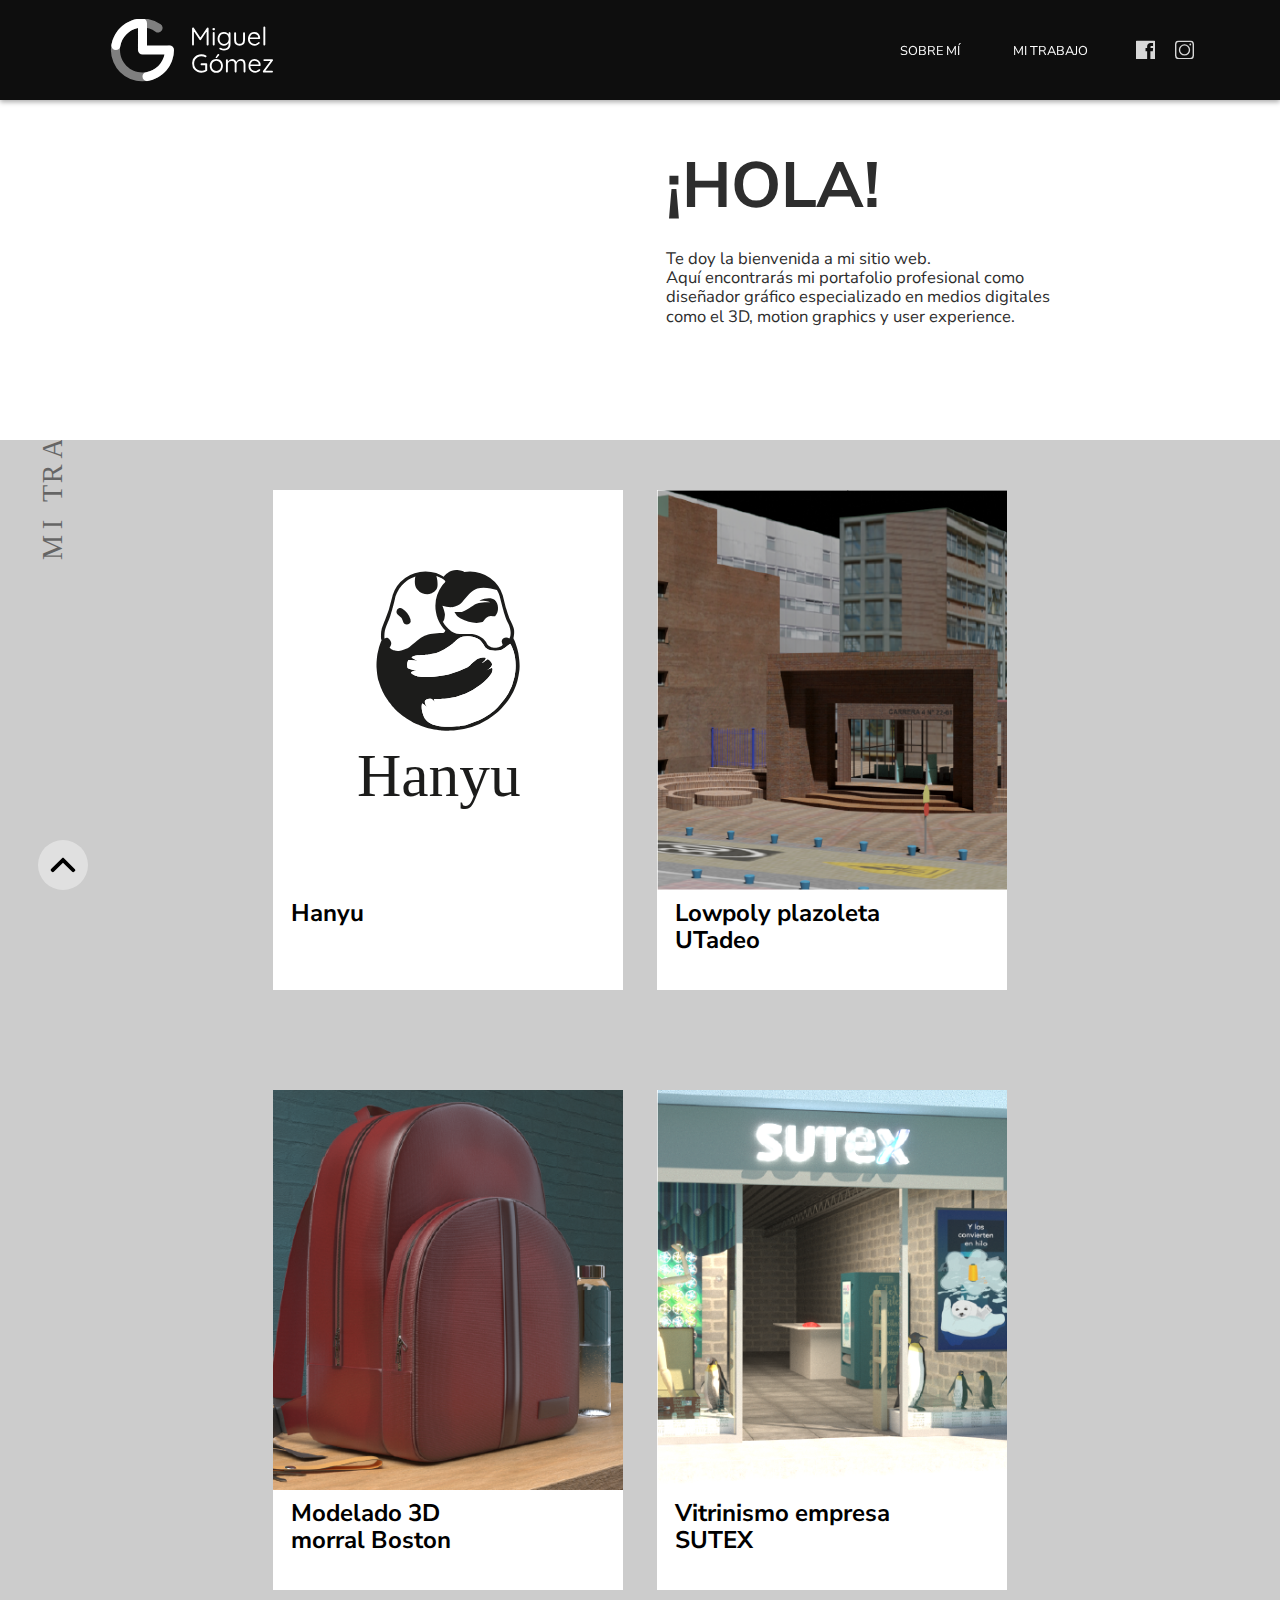
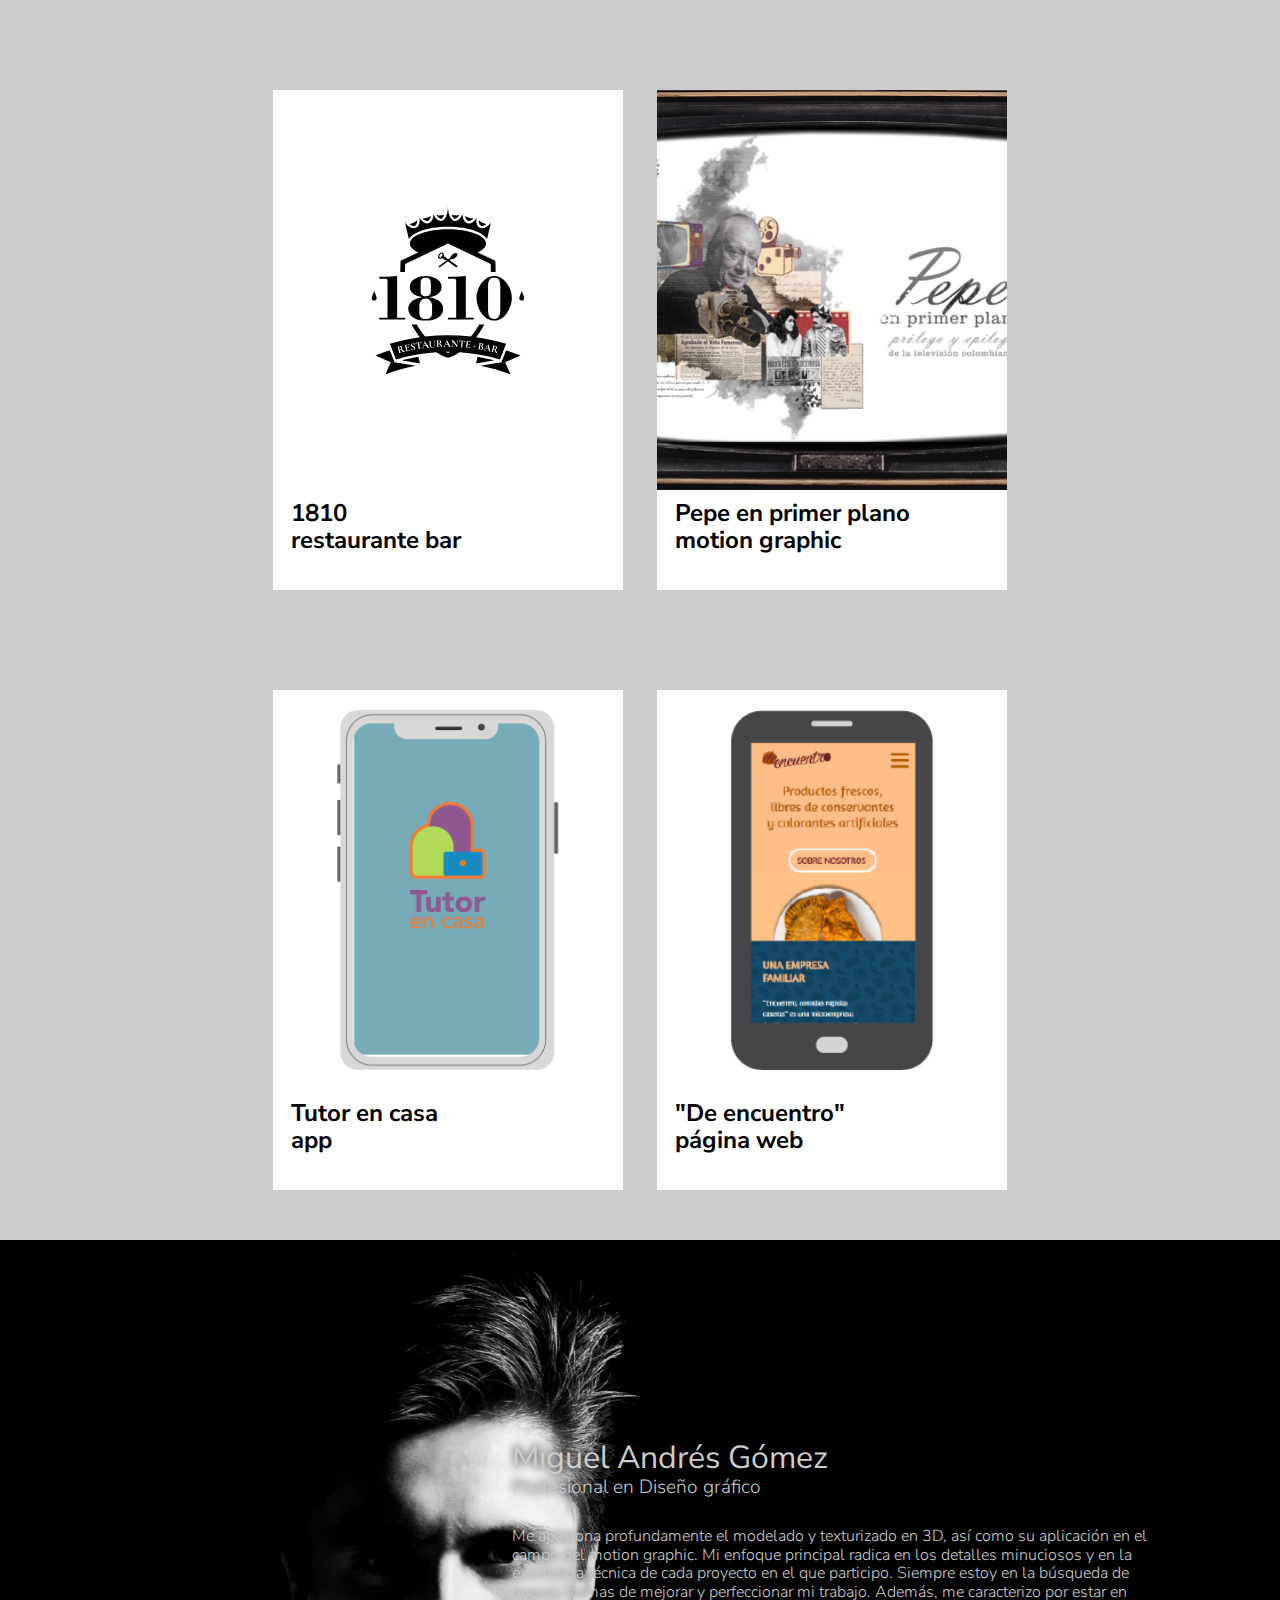
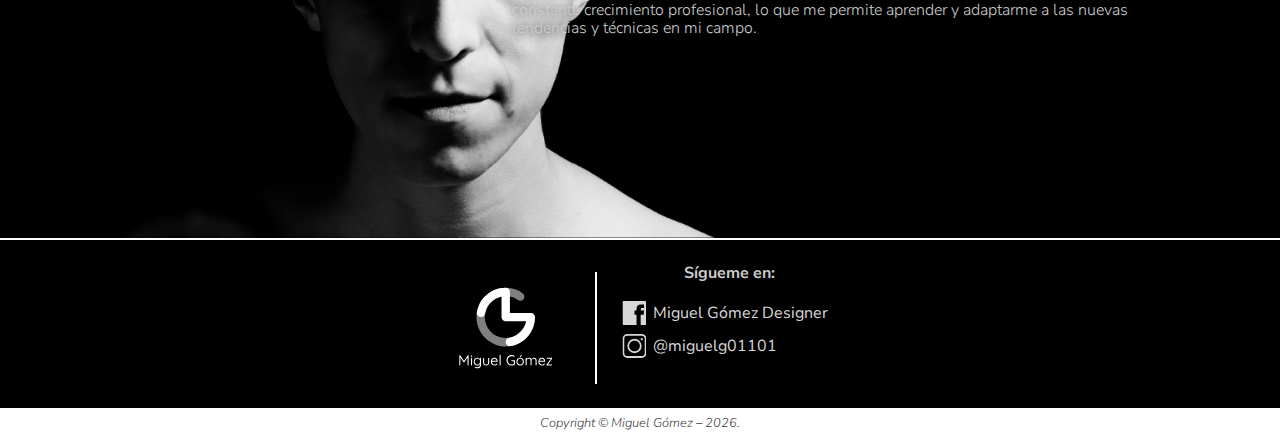
<file: index.html>
<!doctype html>
<html>
<head>
	<title>Miguel Gómez Designer</title>
	<meta charset="utf-8">
	<meta name="author" content="Miguel Andrés Gómez" />
	<meta name="copyright" content="Miguel Andrés Gómez" />
	<meta name="Description" content="Página principal del portafolio del diseñador Miguel Gómez" lang="es">
	<meta name="Keywords" content="portafolio, 3D, identidad, visual, diseño, modelado, gráfico" lang="es">
	<meta name="viewport" content="width=device-width, user-scalable=no, initial-scale=1.0, maximum-scale=1.0, minimum-scale=1.0">
	<link rel="icon" href="favicon.ico">
	<link href="css/normalize.css" rel="stylesheet" type="text/css">
	<link href="css/styles.css" rel="stylesheet" type="text/css">
	<link rel="preconnect" href="https://fonts.gstatic.com">
	<link href="https://fonts.googleapis.com/css2?family=Nunito+Sans:wght@300;400;700&display=swap" rel="stylesheet">
</head>

<body>
	<header></header>
	<main id="bienvenida">
		<div class="margin_b">
			<div class="img_b"></div>
			<div class="cont_wel">
				<h2>¡Hola!</h2>
				<p>Te doy la bienvenida a mi sitio web.<br>Aquí encontrarás mi portafolio profesional como diseñador gráfico especializado en medios digitales como el 3D, motion graphics y user experience.</p>
			</div>
		</div>
	</main>

	<a name="mi_trabajo"></a>
	<section id="mi_trabajo">
		<div class="vent_txt"></div>
		<div class="cont_cardsw">
			<a href="hanyu.html">
				<div class="card" onmouseover="hoverCard01()" onmouseout="nhoverCard01()">
					<div class="card_img">
						<img class="id_img hanyu_card" src="images/hanyu_id.svg" alt="Identificador Hanyu">
					</div>
					<div class="txt_card">
						<h2>Hanyu</h2>
						<div class="verMas">
							<p id="verMas_hanyu">Ver más</p>
							<img src="images/flecha_derecha_hanyu.svg" alt="Flecha derecha">
						</div>
					</div>
				</div>
			</a>
			
			<a href="plazoletaUTadeo.html">
				<div class="card" onmouseover="hoverCard02()" onmouseout="nhoverCard02()">
					<div class="card_img">
						<img src="images/plazoleta_3d_mt.png" alt="Plazoleta U Tadeo modelada en 3D">
					</div>
					<div class="txt_card">
						<h2>Lowpoly plazoleta<br>UTadeo</h2>
						<div class="verMas">
							<p id="verMas_tadeo3d">Ver más</p>
							<img src="images/flecha_derecha_tadeo3d.svg" alt="Flecha derecha">
						</div>
					</div>
				</div>
			</a>
			
			<a href="morralboston.html">
				<div class="card" onmouseover="hoverCard03()" onmouseout="nhoverCard03()">
					<div class="card_img">
						<img src="images/maleta3d_in.png" alt="Plazoleta U Tadeo modelada en 3D">
					</div>
					<div class="txt_card">
						<h2>Modelado 3D<br>morral Boston</h2>
						<div class="verMas">
							<p id="verMas_morral3d">Ver más</p>
							<img src="images/flecha_derecha_morral3d.svg" alt="Flecha derecha">
						</div>
					</div>
				</div>
			</a>
			
			<a href="sutex.html">
				<div class="card" onmouseover="hoverCard04()" onmouseout="nhoverCard04()">
					<div class="card_img">
						<img src="images/sutex_fachada.png" alt="Fachada empresa SUTEX">
					</div>
					<div class="txt_card">
						<h2>Vitrinismo empresa<br>SUTEX</h2>
						<div class="verMas">
							<p id="verMas_sutex">Ver más</p>
							<img src="images/flecha_derecha_verde.svg" alt="Flecha derecha">
						</div>
					</div>
				</div>
			</a>
			
			<a href="1810.html">
				<div class="card" onmouseover="hoverCard05()" onmouseout="nhoverCard05()">
					<div class="card_img">
						<img class="id_img" src="images/IdentificadorVisual1810.svg" alt="Identificador proyecto 1810">
					</div>
					<div class="txt_card">
						<h2>1810<br>restaurante bar</h2>
						<div class="verMas">
							<p id="verMas_1810">Ver más</p>
							<img src="images/flecha_derecha_amarilla.svg" alt="Flecha derecha">
						</div>
					</div>
				</div>
			</a>
			
			<a href="ppp.html">
				<div class="card" onmouseover="hoverCard06()" onmouseout="nhoverCard06()">
					<div class="card_img">
						<img id="ppp_img" src="images/portada_ppp_index.jpg" alt="creditos iniciales proyecto pepe primer plano">
					</div>
					<div class="txt_card">
						<h2>Pepe en primer plano<br>motion graphic</h2>
						<div class="verMas">
							<p id="verMas_ppp">Ver más</p>
							<img src="images/flecha_derecha_cafe.svg" alt="Flecha derecha">
						</div>
					</div>
				</div>
			</a>
			
			<a href="tutor_en_casa.html">
				<div class="card" onmouseover="hoverCard07()" onmouseout="nhoverCard07()">
					<div class="card_img">
						<img id="tutorc_img" src="images/tutor_casa_app.png" alt="principal imagen aplicación">
					</div>
					<div class="txt_card">
						<h2>Tutor en casa<br>app</h2>
						<div class="verMas">
							<p id="verMas_tcapp">Ver más</p>
							<img src="images/flecha_derecha_app.svg" alt="Flecha derecha">
						</div>
					</div>
				</div>
			</a>
			
			<a href="de_encuentro.html">
				<div class="card" onmouseover="hoverCard08()" onmouseout="nhoverCard08()">
					<div class="card_img">
						<img id="deencuentro_img" src="images/pweb_deencuentro_in.png" alt="principal imagen página web">
					</div>
					<div class="txt_card">
						<h2>"De encuentro"<br>página web</h2>
						<div class="verMas">
							<p id="verMas_deencuentro">Ver más</p>
							<img src="images/flecha_derecha_deencuentro.svg" alt="Flecha derecha">
						</div>
					</div>
				</div>
			</a>
			
		</div>
	</section>
	
	<a name="sobre_mi"></a>
	<section id="sobre_mi">
		<div id="txt_quiensoy">
			<h2>Miguel Andrés Gómez</h2>
			<h6>Profesional en Diseño gráfico</h6>
			<p>Me apasiona profundamente el modelado y texturizado en 3D, así como su aplicación en el campo del motion graphic. Mi enfoque principal radica en los detalles minuciosos y en la excelencia técnica de cada proyecto en el que participo. Siempre estoy en la búsqueda de nuevas formas de mejorar y perfeccionar mi trabajo. Además, me caracterizo por estar en constante crecimiento profesional, lo que me permite aprender y adaptarme a las nuevas tendencias y técnicas en mi campo.</p>
		</div>
	</section>
	<a href="#topUp"><div id="back_top"></div></a>
	<footer>
		
	</footer>
	<script type="text/javascript" src="js/header-footer.js"></script>
	<script type="text/javascript" src="https://cdnjs.cloudflare.com/ajax/libs/gsap/3.5.1/gsap.min.js">
	</script>
	<script type="text/javascript" src="js/greensock.js"></script>
</body>
</html>
</file>
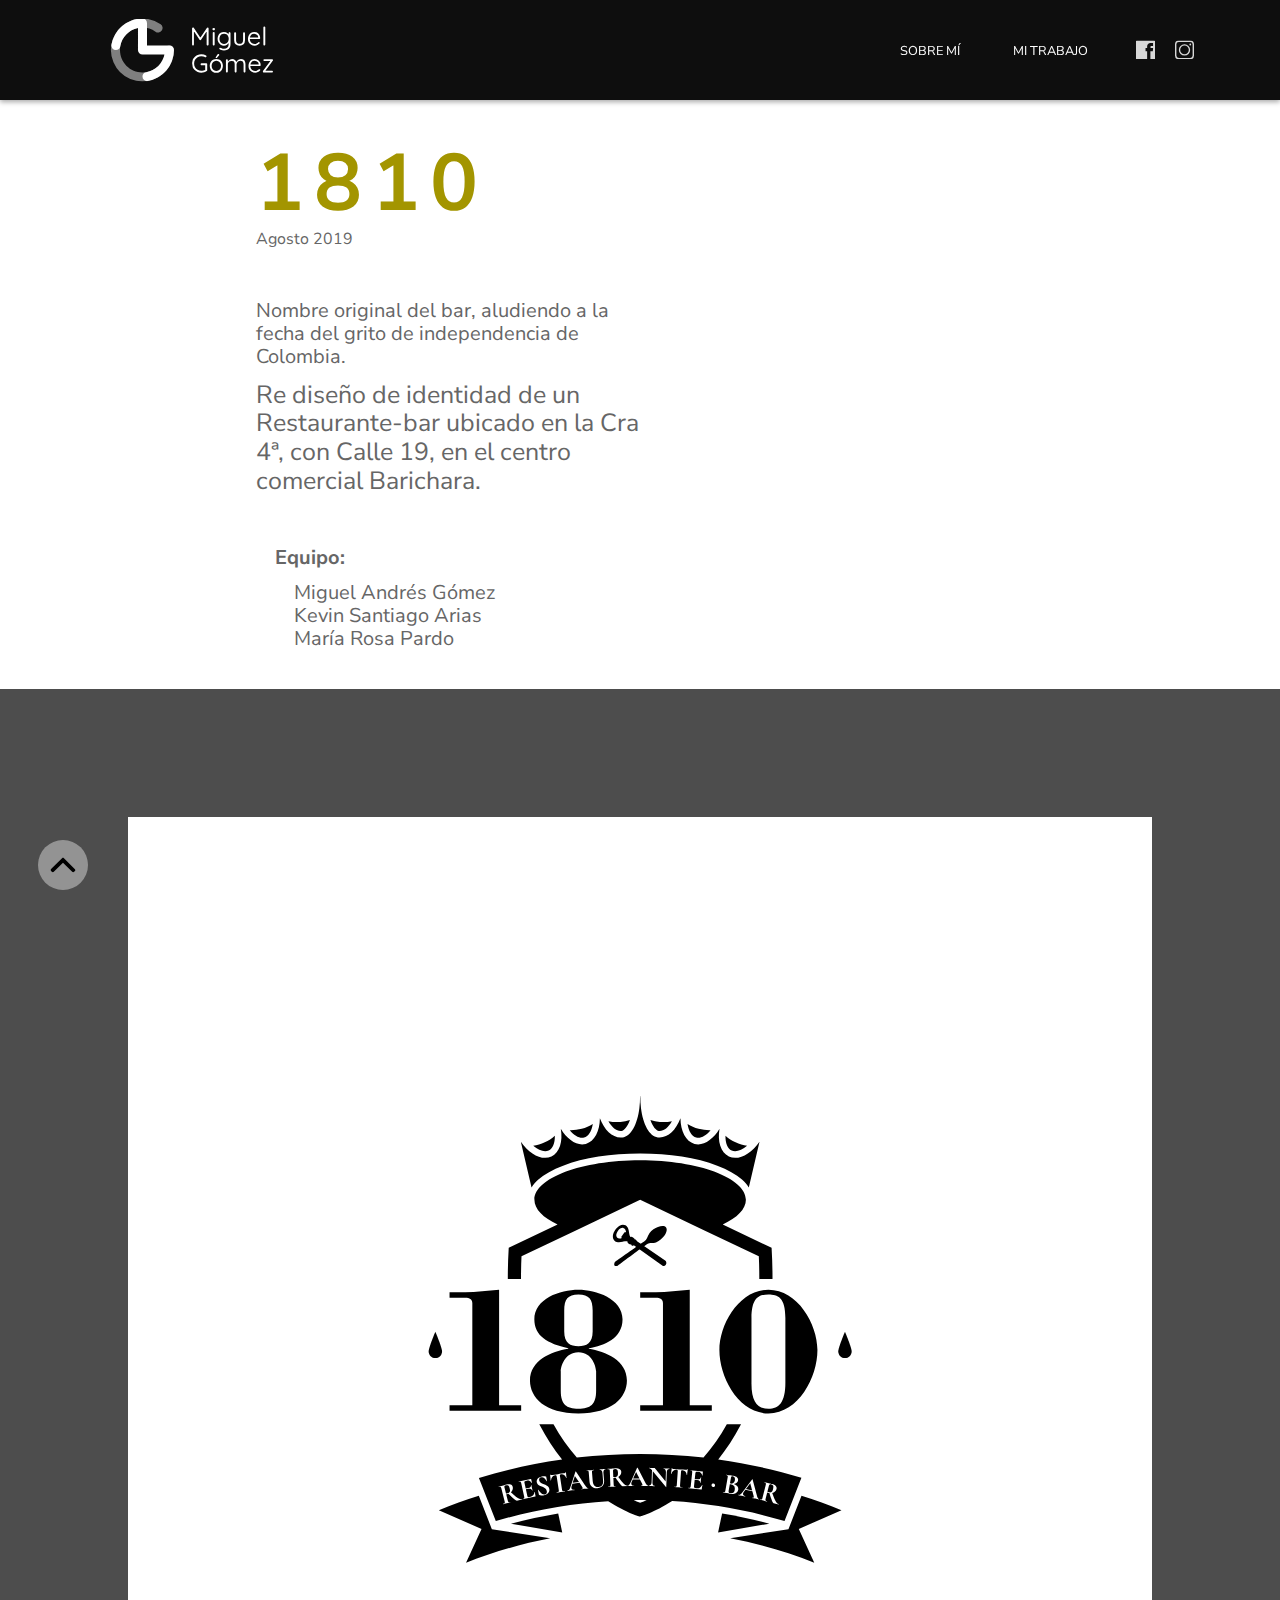
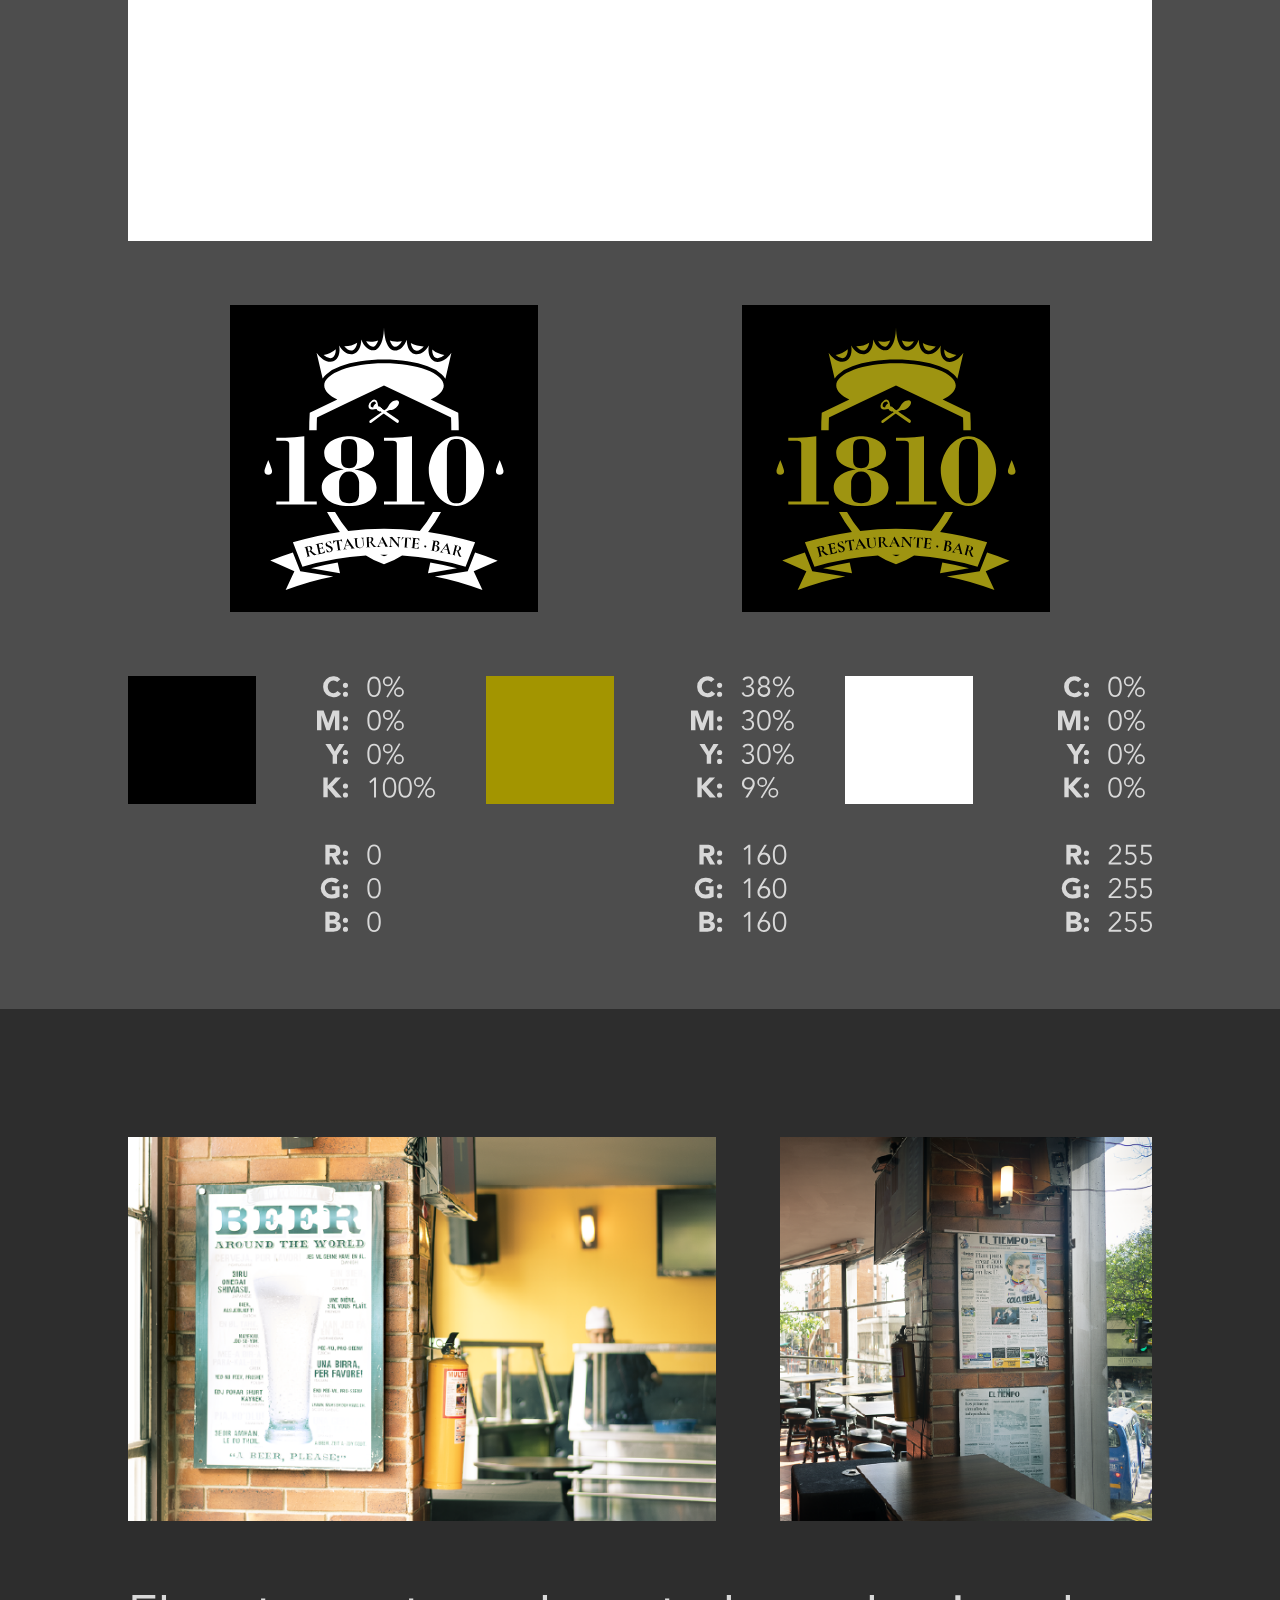
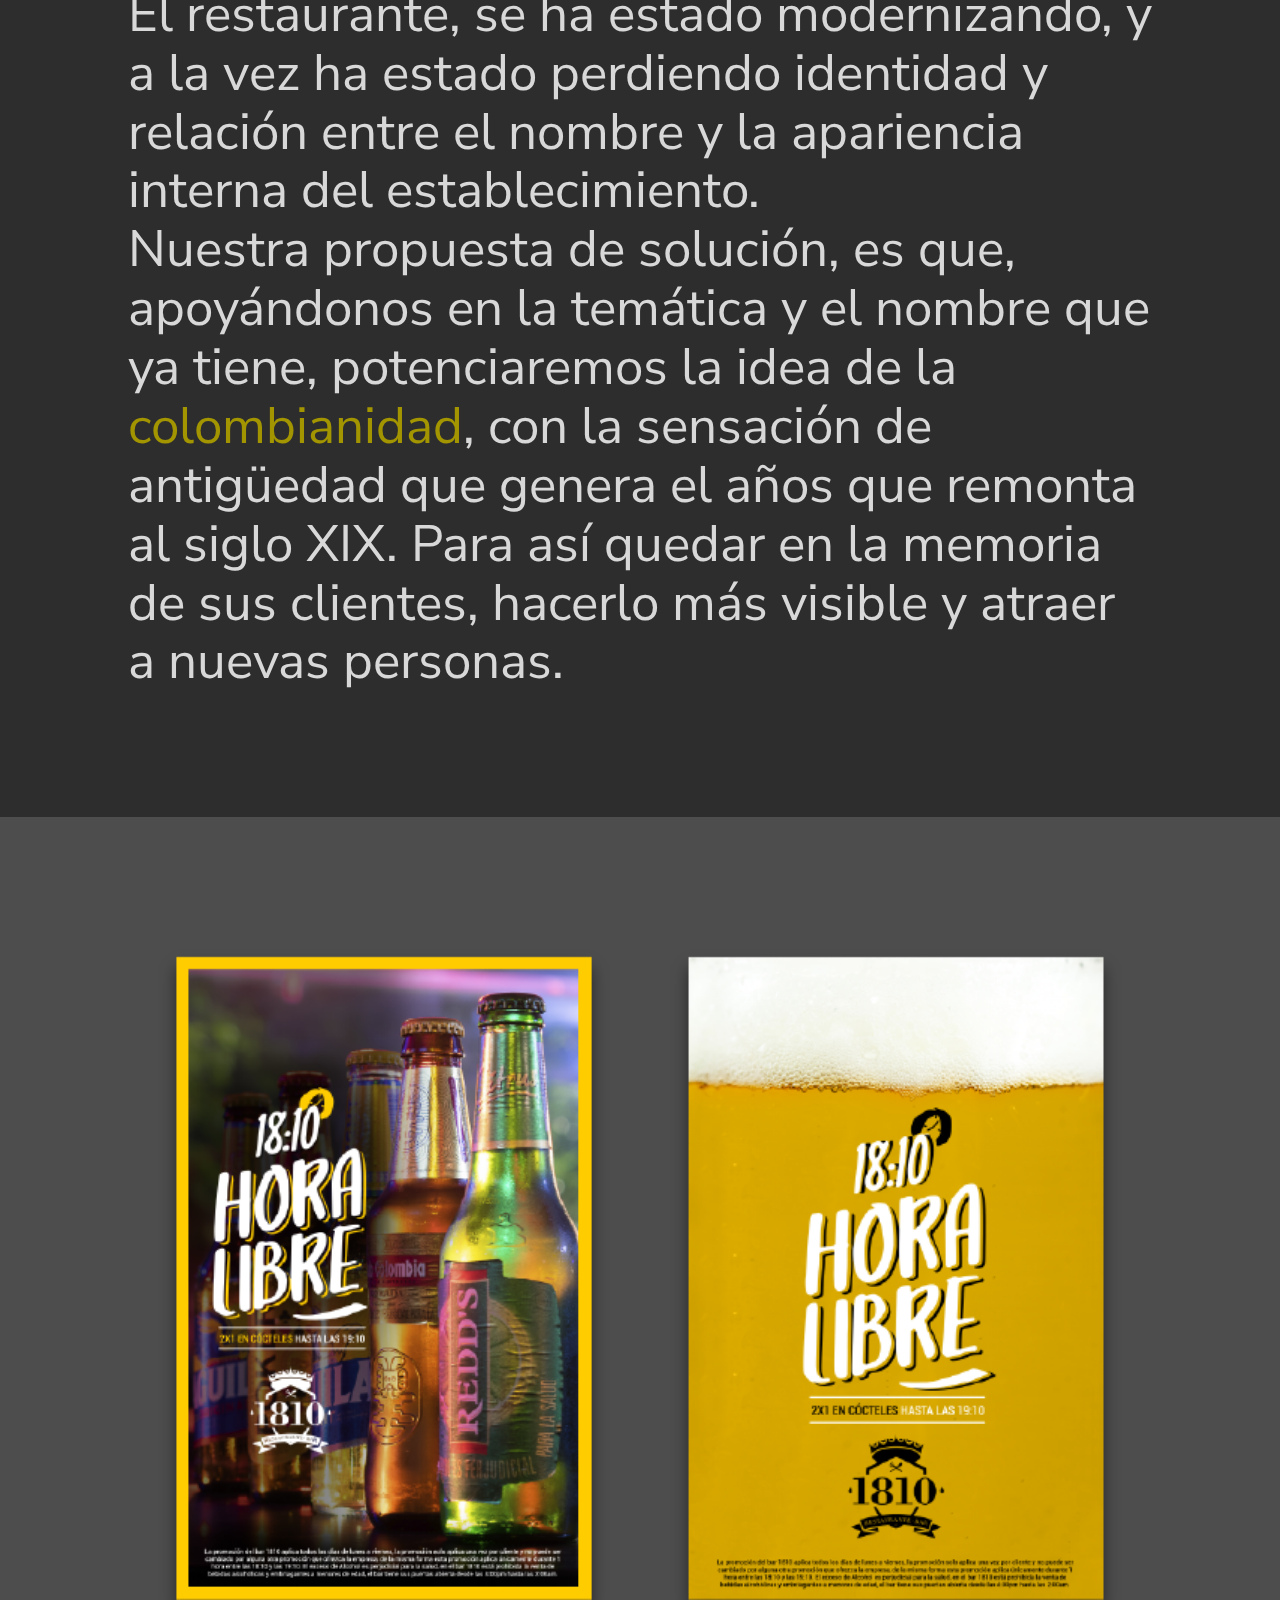
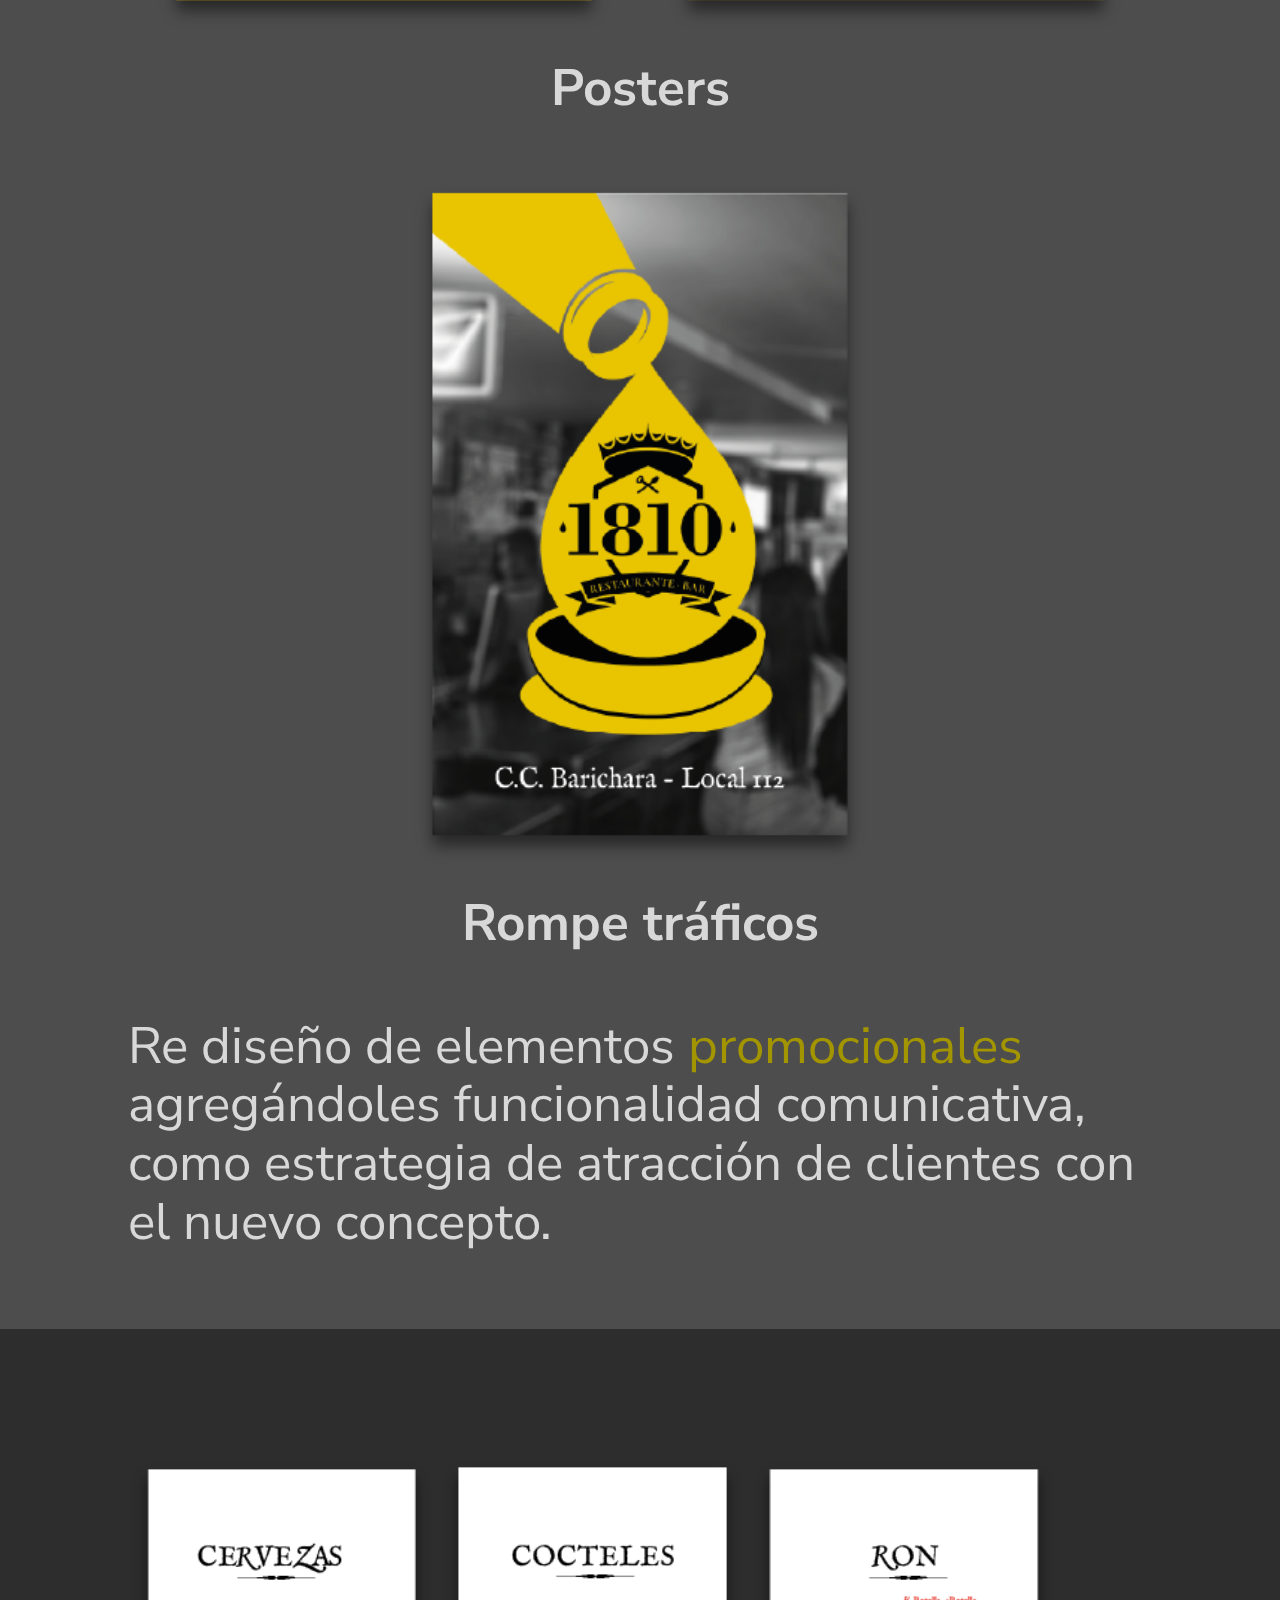
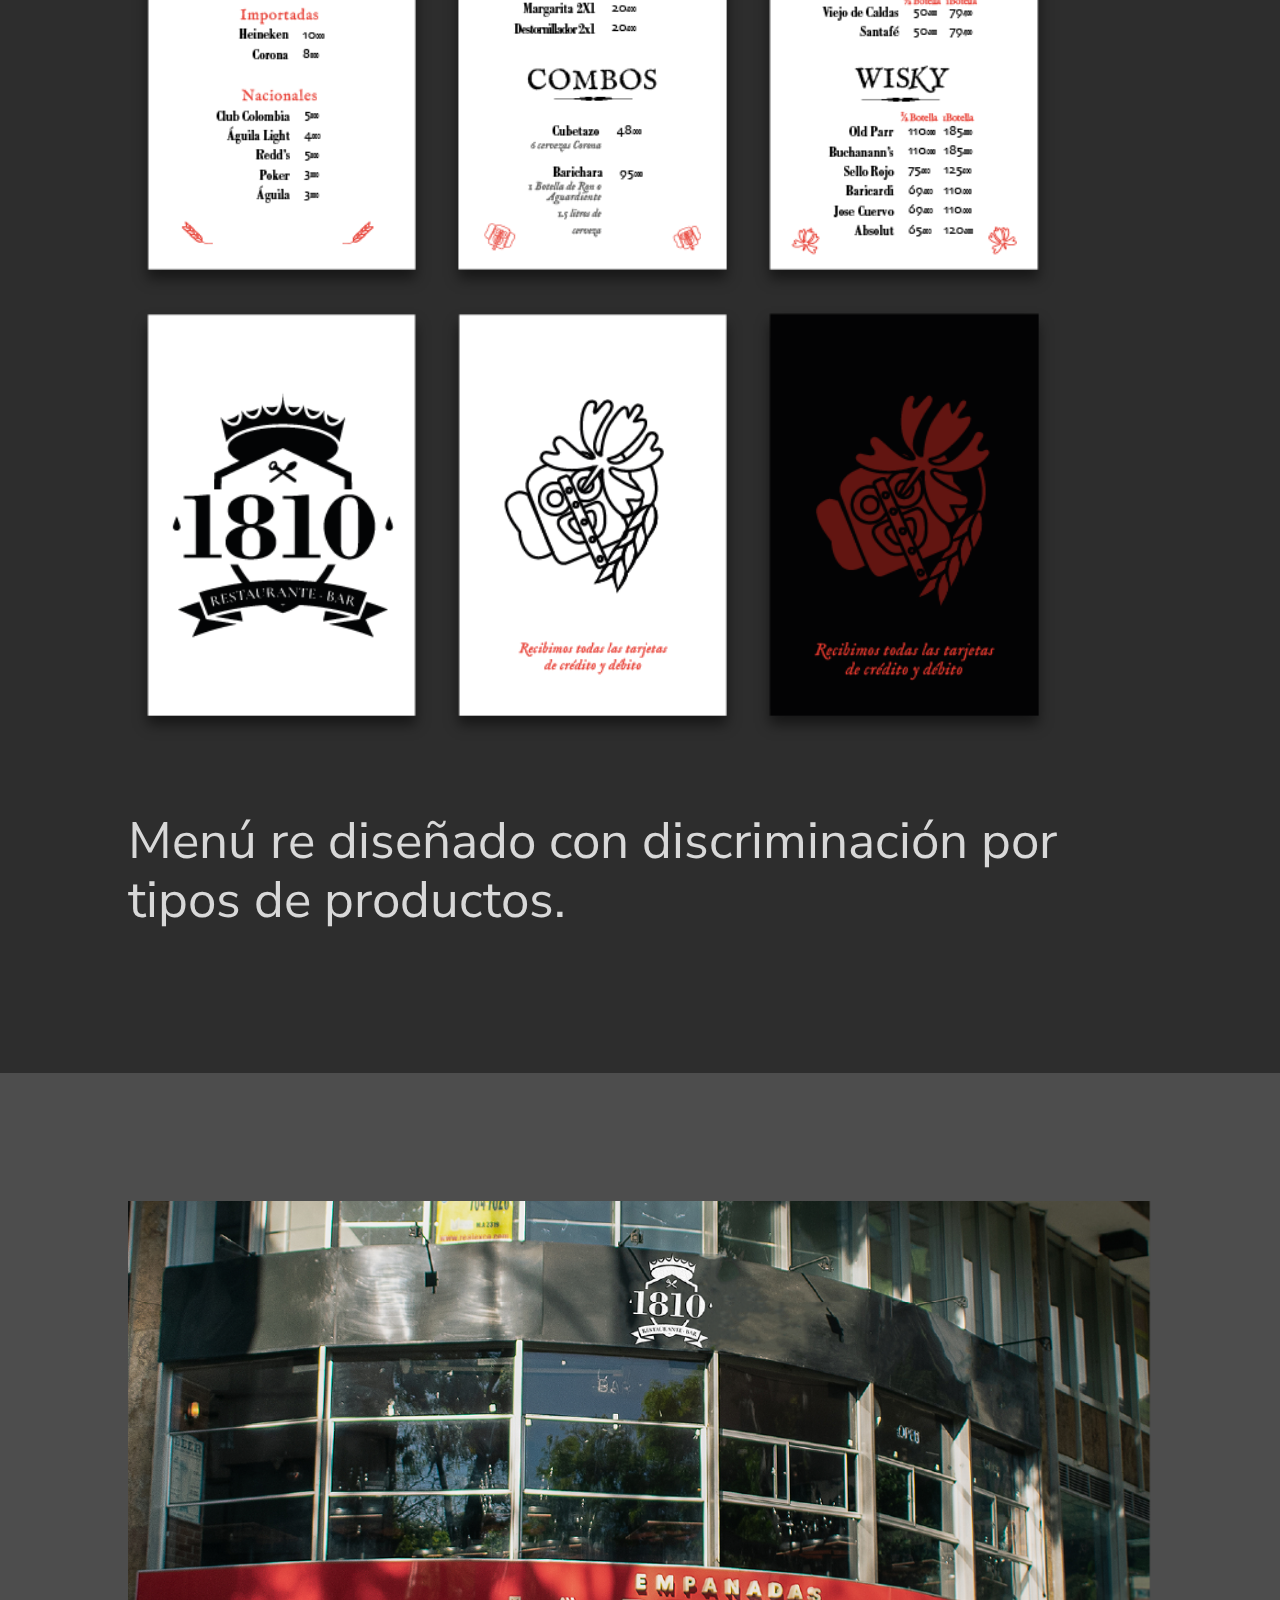
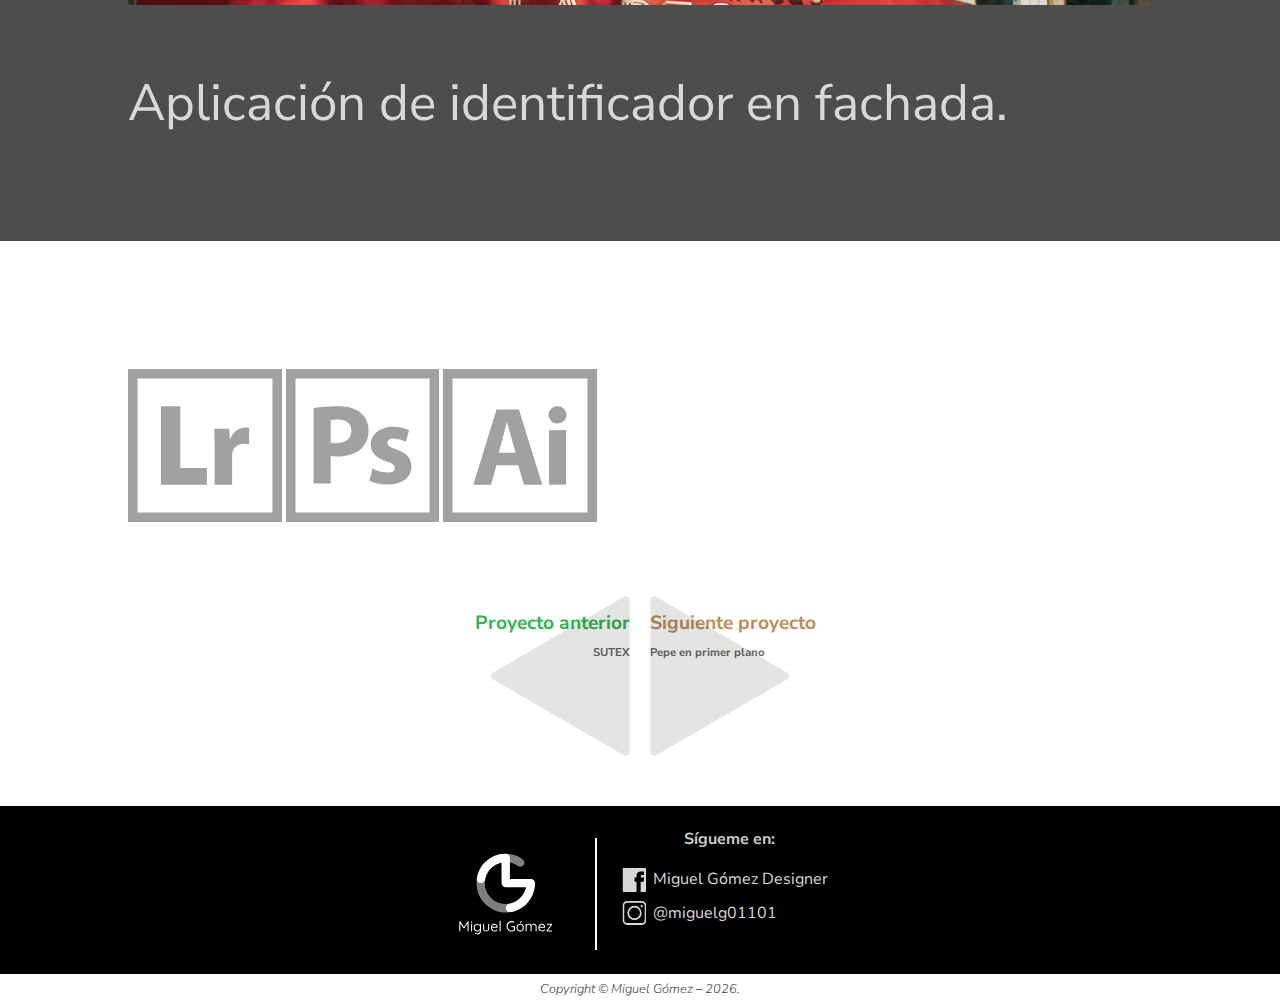
<file: 1810.html>
<!doctype html>
<html>
<head>
	<title>1810</title>
	<meta charset="utf-8">
	<meta name="author" content="Miguel Andrés Gómez" />
	<meta name="copyright" content="Miguel Andrés Gómez" />
	<meta name="Description" content="Página principal del portafolio del diseñador Miguel Gómez" lang="es">
	<meta name="Keywords" content="portafolio, 3D, identidad, visual, diseño, modelado, gráfico" lang="es">
	<meta name="viewport" content="width=device-width, user-scalable=no, initial-scale=1.0, maximum-scale=1.0, minimum-scale=1.0">
	<link rel="icon" href="favicon.ico">
	<link href="css/normalize.css" rel="stylesheet" type="text/css">
	<link href="css/styles.css" rel="stylesheet" type="text/css">
	<link rel="preconnect" href="https://fonts.gstatic.com">
	<link href="https://fonts.googleapis.com/css2?family=Nunito+Sans:wght@300;400;700&display=swap" rel="stylesheet">
</head>

<body>
	<header></header>
	
	<main id="description">
		<div class="cont_desc">
			<h2 class="color_emphasis1810">1810</h2>
			<h3>Agosto 2019</h3>
			<h4>Nombre original del bar, aludiendo a la fecha del grito de independencia de Colombia.</h4>
			<p class="description_proyect">Re diseño de identidad de un Restaurante-bar ubicado en la Cra 4ª, con Calle 19, en el centro comercial Barichara.</p>
			<h5>Equipo:</h5>
			<p class="miembrosTeam">Miguel Andrés Gómez<br>Kevin Santiago Arias<br>María Rosa Pardo</p>
		</div>
	</main>
	
	
	<section id="identificador_1810">
		<div class="margin">
			<div id="identificadorP_1810">
				<img src="images/IdentificadorVisual1810.svg" alt="Identificador visual 1810">
			</div>
			
			<div class="cont_idp">
				<div class="contId_1810">
					<img  src="images/1810_id-negativo.svg" alt="Identificador en negativo">
					<img  src="images/1810_id-amarillo.svg" alt="Identificador en versión amarilla">
				</div>
				<div class="cont_col_1810">
					<div class="negro_c">
						<div id="cuadro_negro"></div>
						<img src="images/1810_negro.svg" alt="Color en RGB y CMYK">
					</div>
					<div class="amarillo_c">
						<div id="cuadro_amarillo"></div>
						<img src="images/1810_amarillo.svg" alt="Color en RGB y CMYK">
					</div>
					<div class="blanco_c">
						<div id="cuadro_blanco"></div>
						<img src="images/1810_blanco.svg" alt="Color en RGB y CMYK">
					</div>
				</div>
			</div>
		</div>
	</section>
	
	<section id="historia_1810">
		<div class="margin">
			<div class="cont_imgH">
				<img src="images/1810_interior01.png" alt="Interior restaurante">
				<img src="images/1810_interior02.png" alt="Interior restaurante">
			</div>
			<div class="txt_MB txt_claro">
				<p>El restaurante, se ha estado modernizando, y a la vez ha estado perdiendo identidad y relación entre el nombre y la apariencia interna del establecimiento.<br>Nuestra propuesta de solución, es que, apoyándonos en la temática y el nombre que ya tiene, potenciaremos la idea de la <span class="color_emphasis1810">colombianidad</span>, con la sensación de antigüedad que genera el años que remonta al siglo XIX. Para así quedar en la memoria de sus clientes, hacerlo más visible y atraer a nuevas personas.</p>
			</div>
		</div>
	</section>
	
	<section id="grafica_1810">
		<div class="margin">
			<div class="cont_grafica_p">
				<div class="cont_grafica">
					<img src="images/1810_muppi01.png" alt="Botellas de cerveza">
					<img src="images/1810_muppi02.png" alt="Todo cerveza">
					<h2 class="txt_claro">Posters</h2>
				</div>
				<div class="cont_grafica">
					<img src="images/1810_rompetraficos.png" alt="Gota con identificador">
					<h2 class="txt_claro">Rompe tráficos</h2>
				</div>
			</div>
			<div class="txt_MB txt_claro">
				<p>Re diseño de elementos <span class="color_emphasis1810">promocionales</span> agregándoles funcionalidad comunicativa, como estrategia de atracción de clientes con el nuevo concepto.</p>
			</div>
		</div>
	</section>
	
	<section id="menu1810">
		<div class="margin">
			<div class="cont_menu">
				<img src="images/1810_menu01.png" alt="Página menú">
				<img src="images/1810_menu02.png" alt="Página menú">
				<img src="images/1810_menu03.png" alt="Página menú">
				<img src="images/1810_menu04.png" alt="Página menú">
				<img src="images/1810_menu05.png" alt="Página menú">
				<img src="images/1810_menu05_1.png" alt="Página menú">
			</div>
			<div class="txt_MB txt_claro">
				<p>Menú re diseñado con discriminación por tipos de productos.</p>
			</div>
		</div>
	</section>
	
	<section id="id_fachada">
		<div class="margin">
			<img src="images/1810_fachadaext.png" alt="Fachada frente al lugar donde fue asesinado Dilan Cruz">
			<div class="txt_MB txt_claro">
				<p>Aplicación de identificador en fachada.</p>
			</div>
		</div>
	</section>
	
	<section class="programas">
		<div class="margin programas_cont">
			<img src="images/prog_LightRoom.svg" alt="Icono Light Room">
			<img src="images/prog_Photoshop.svg" alt="Icono Photoshop">
			<img src="images/prog_Illustrator.svg" alt="Icono Illustrator">
		</div>
	</section>

	<section class="nav_proy">
		<a class="ant_proy" href="sutex.html">
			<div class="iz_arr"></div>
			<h5 class="color_emphasisSUTEX">Proyecto anterior</h5>
			<h6>SUTEX</h6>
		</a>
		<a class="sig_proy" href="ppp.html">
			<div class="der_arr"></div>
			<h5 class="color_emphasisppp">Siguiente proyecto</h5>
			<h6>Pepe en primer plano</h6>
		</a>
	</section>
	
	<a href="#topUp"><div id="back_top"></div></a>
	
	<footer></footer>
	<script type="text/javascript" src="js/header-footer.js"></script>
	<script type="text/javascript" src="https://cdnjs.cloudflare.com/ajax/libs/gsap/3.5.1/gsap.min.js">
	</script>
	<script type="text/javascript" src="js/greensock.js"></script>
</body>
</html>
</file>
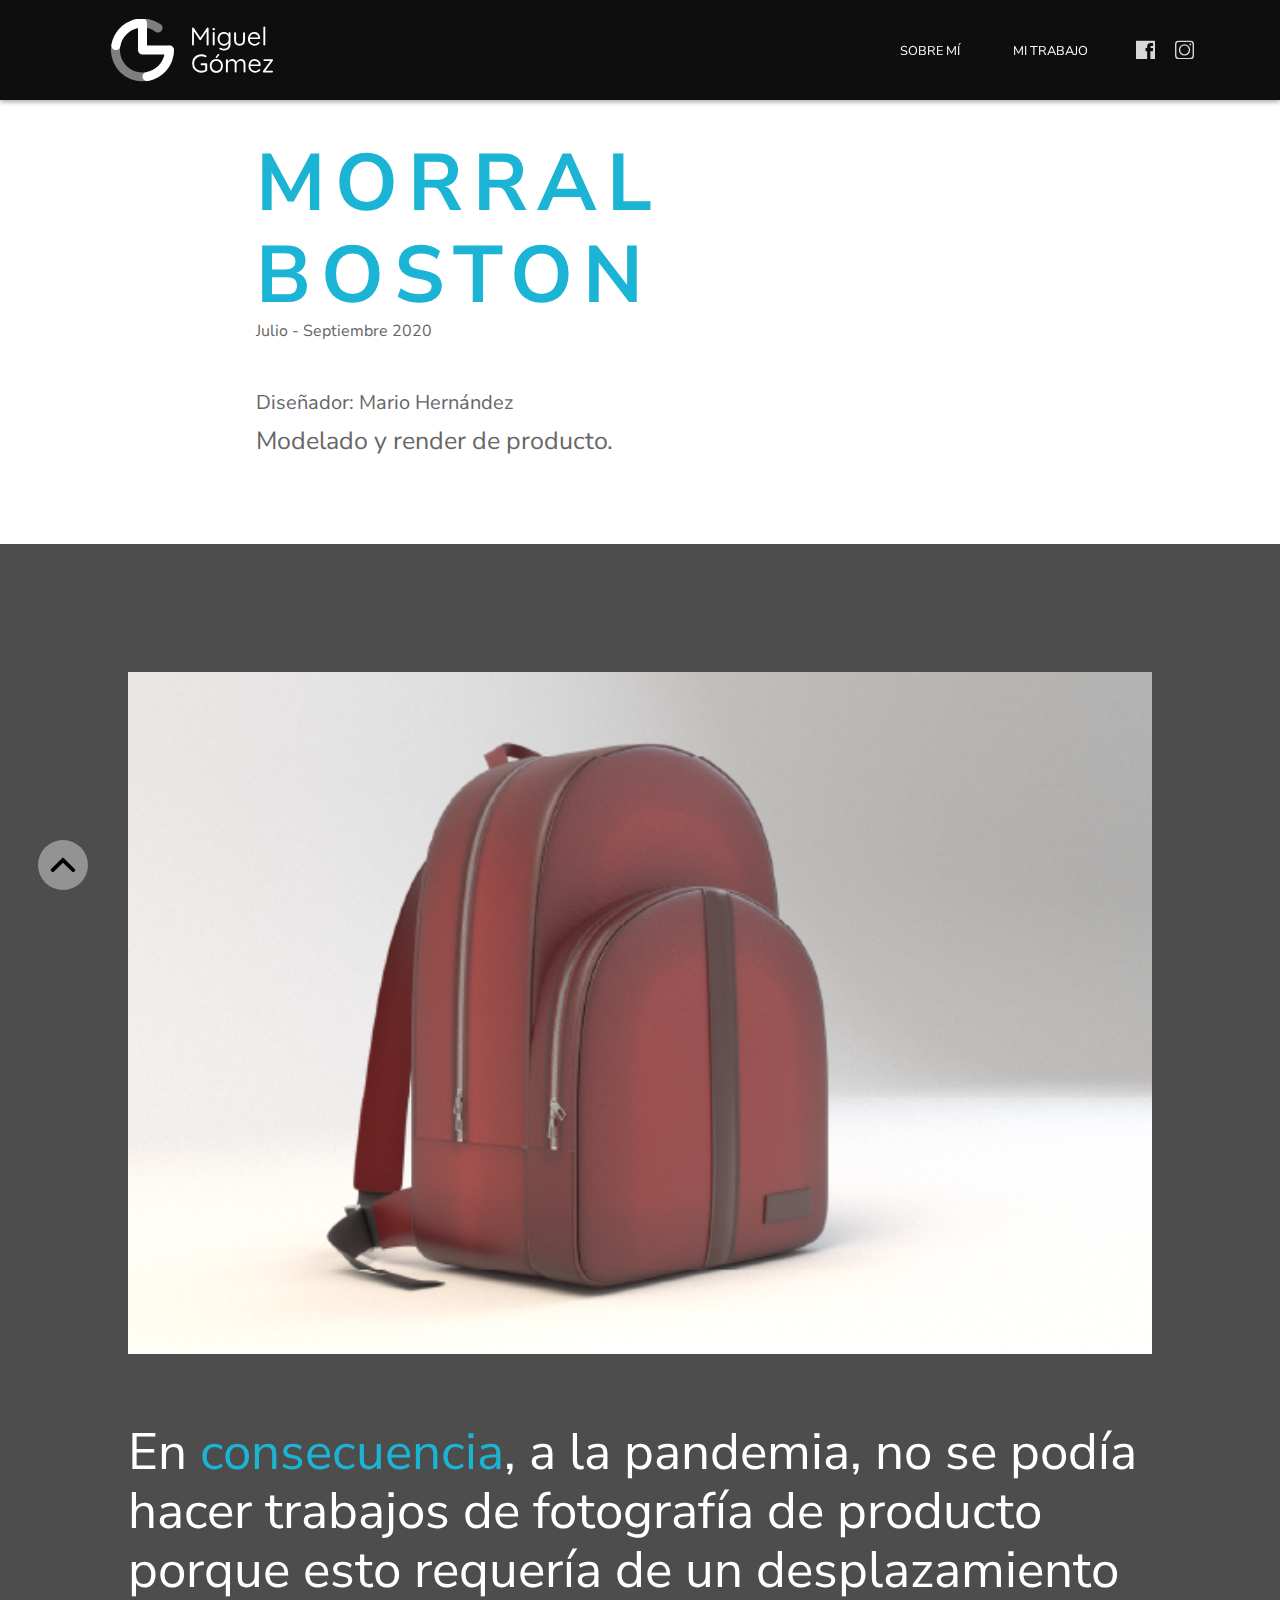
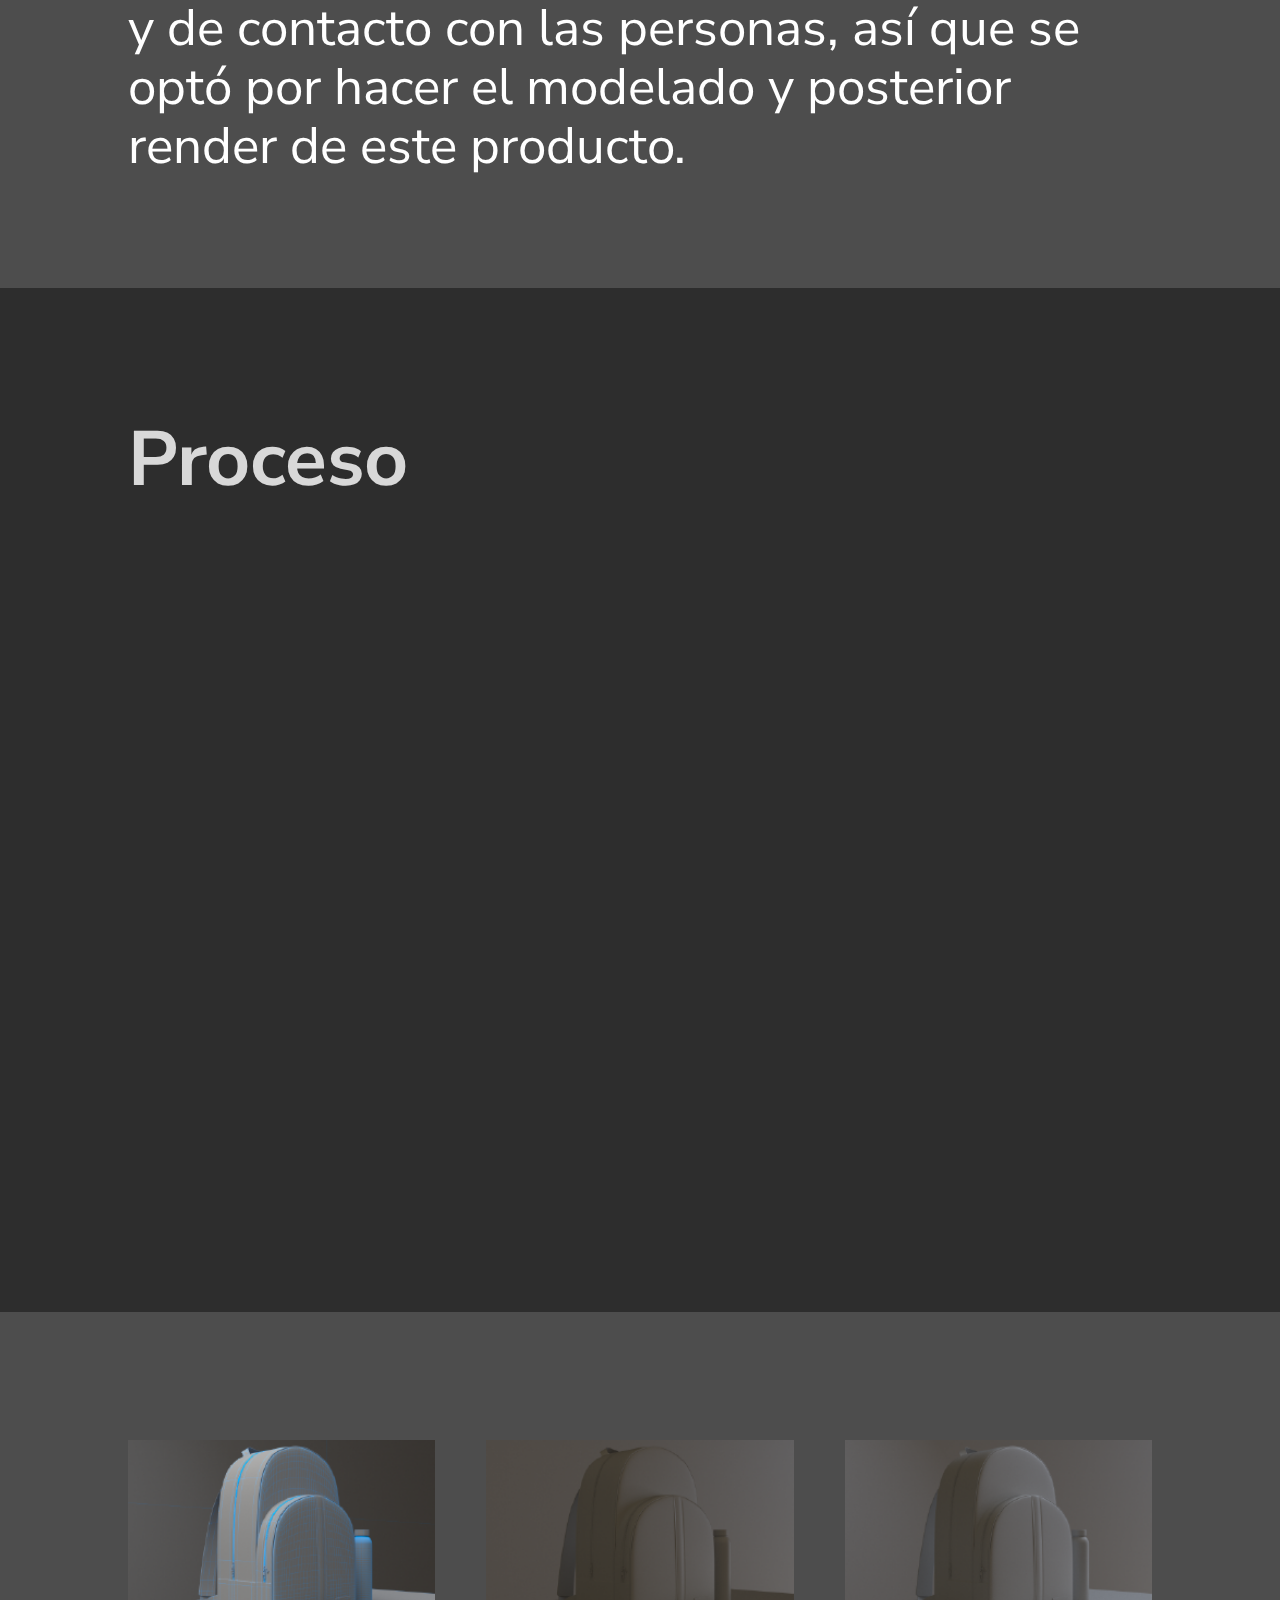
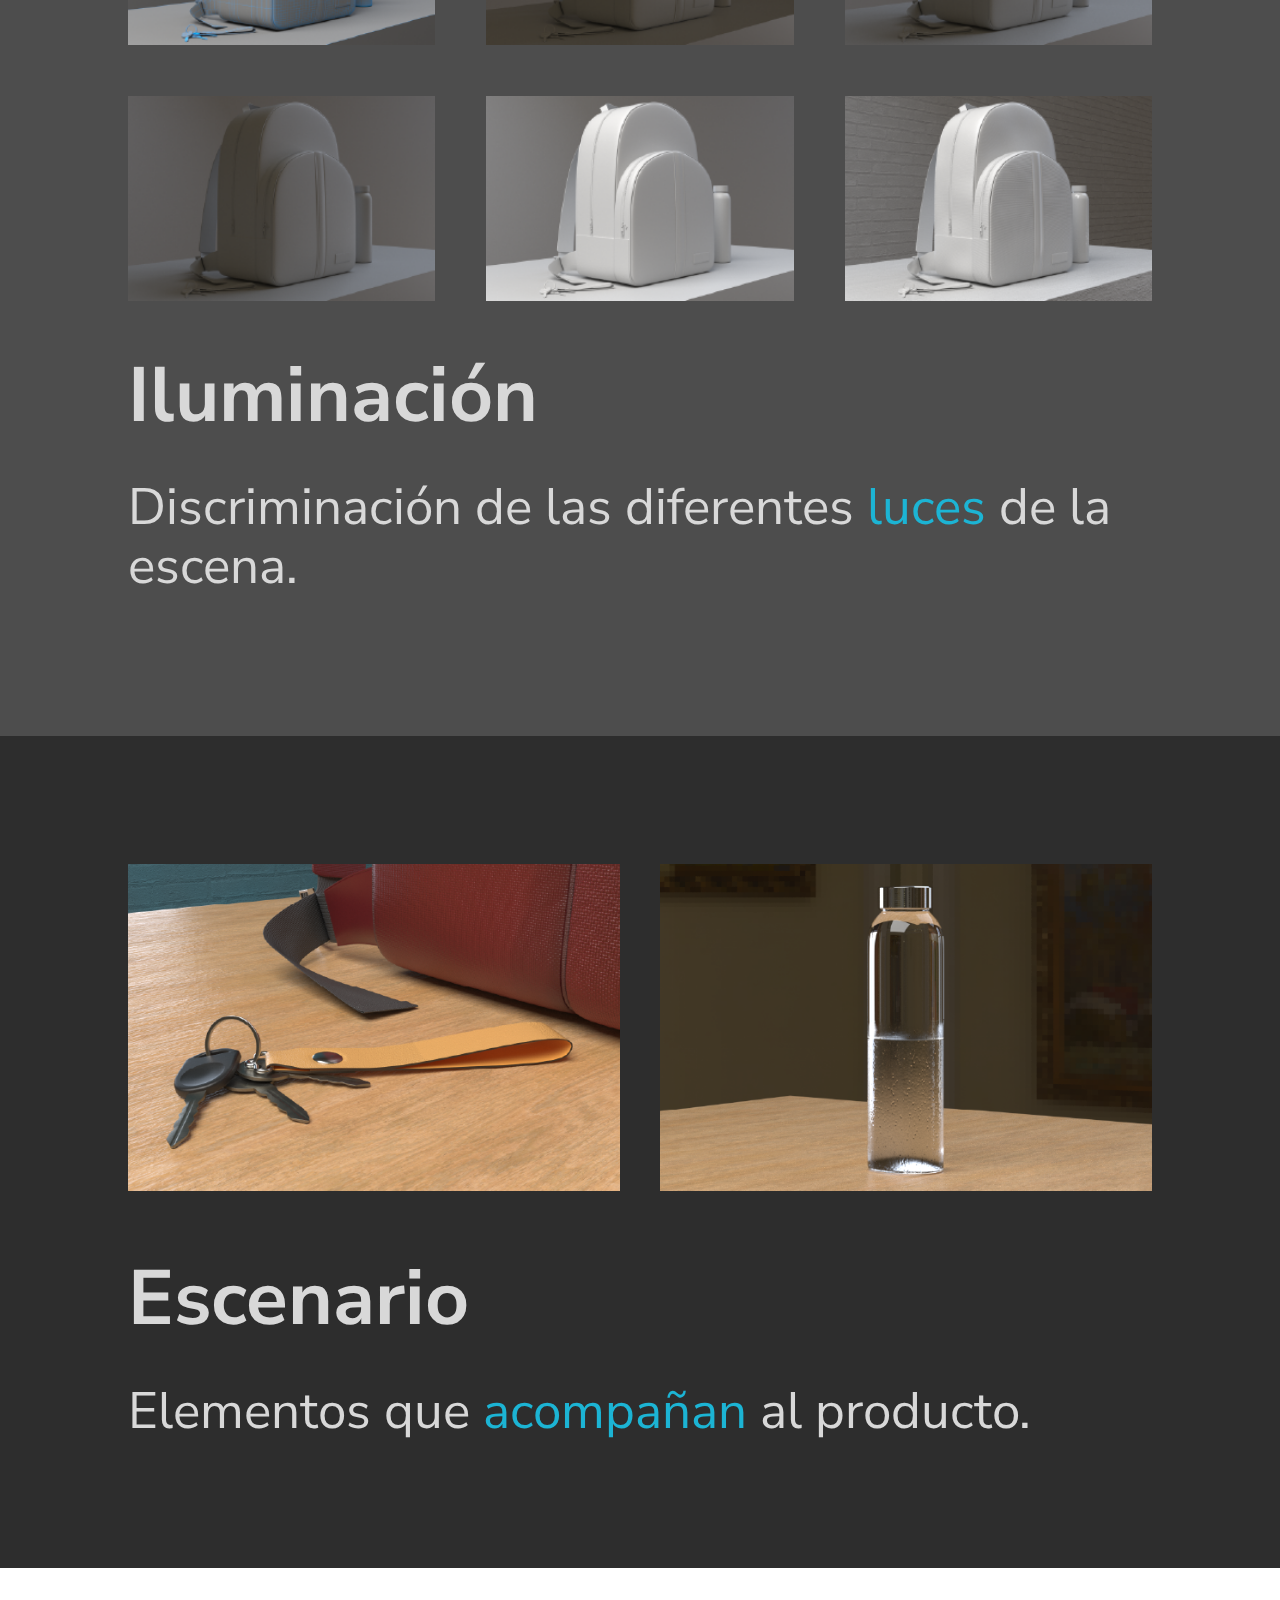
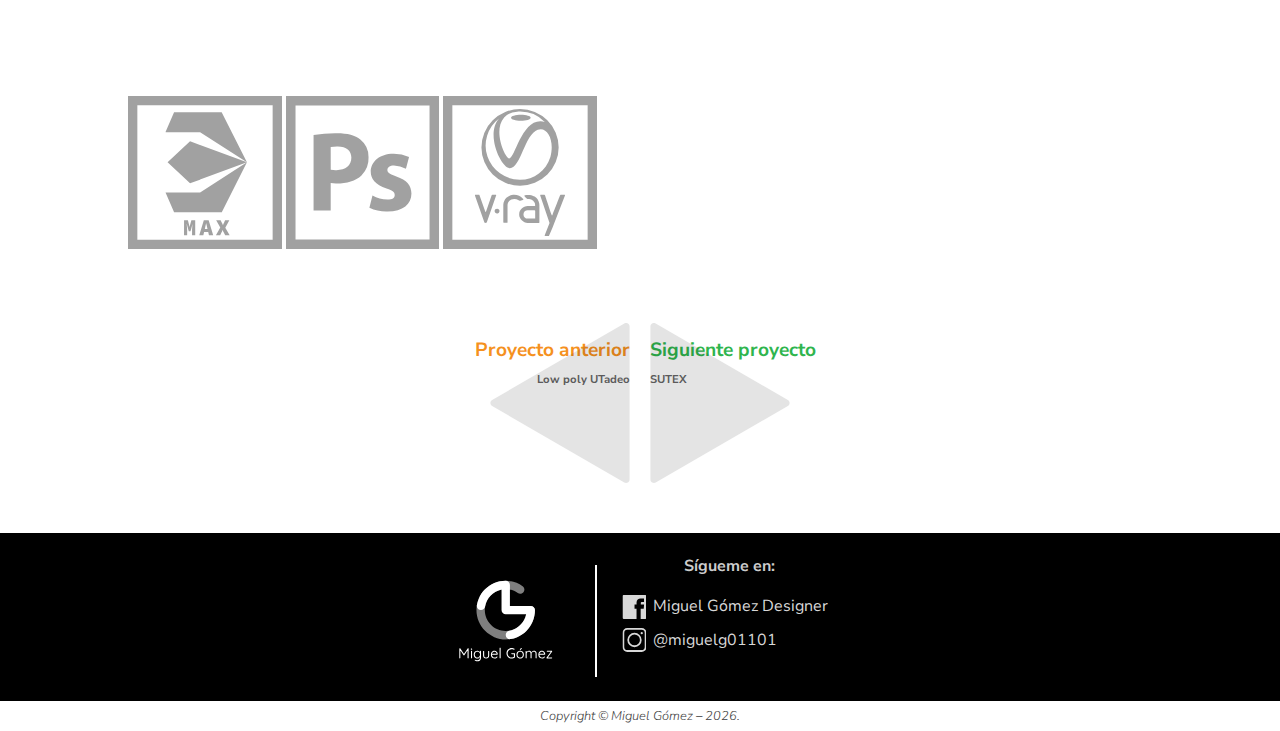
<file: morralboston.html>
<!doctype html>
<html>
<head>
	<title>Morral Boston 3D</title>
	<meta charset="utf-8">
	<meta name="author" content="Miguel Andrés Gómez" />
	<meta name="copyright" content="Miguel Andrés Gómez" />
	<meta name="Description" content="Página principal del portafolio del diseñador Miguel Gómez" lang="es">
	<meta name="Keywords" content="portafolio, 3D, identidad, visual, diseño, modelado, gráfico" lang="es">
	<meta name="viewport" content="width=device-width, user-scalable=no, initial-scale=1.0, maximum-scale=1.0, minimum-scale=1.0">
	<link rel="icon" href="favicon.ico">
	<link href="css/normalize.css" rel="stylesheet" type="text/css">
	<link href="css/styles.css" rel="stylesheet" type="text/css">
	<link rel="preconnect" href="https://fonts.gstatic.com">
	<link href="https://fonts.googleapis.com/css2?family=Nunito+Sans:wght@300;400;700&display=swap" rel="stylesheet">
</head>

<body>
	<header></header>
	
	<main id="description">
		<div class="cont_desc">
			<h2 class="color_emphasisMorralB">Morral Boston</h2>
			<h3>Julio - Septiembre 2020</h3>
			<h4>Diseñador: Mario Hernández</h4>
			<p class="description_proyect">Modelado y render de producto.</p>
		</div>
	</main>
	
	<section id="intro_MB">
		<div class="margin mod_MB">
			<img src="images/morral_intro.png" alt="Morral Boston 3D">
			<div class="txt_MB txt_blanco">
				<p>En <span class="color_emphasisMorralB">consecuencia</span>, a la pandemia, no se podía hacer trabajos de fotografía de producto porque esto requería de un desplazamiento y de contacto con las personas, así que se optó por hacer el modelado y posterior render de este producto.</p>
			</div>
		</div>
	</section>
	
	<section id="procesoMB">
		<div class="margin">
			<h2 class="txt_claro">Proceso</h2>
			<iframe id="VidProcesoMB" src="https://www.youtube.com/embed/tWCayZEBWBs" frameborder="0" allow="accelerometer; autoplay; clipboard-write; encrypted-media; gyroscope; picture-in-picture" allowfullscreen></iframe>
		</div>
	</section>
	
	<section id="ilumination_MB">
		<div class="margin">
			<div class="cont_imgIlu">
				<img src="images/morral_malla.png" alt="Modelo morral boston gris">
				<img src="images/morral_ilu01.png" alt="Modelo morral boston gris">
				<img src="images/morral_ilu02.png" alt="Modelo morral boston gris">
				<img src="images/morral_ilu03.png" alt="Modelo morral boston gris">
				<img src="images/morral_ilu03_1.png" alt="Modelo morral boston gris">
				<img src="images/morral_ilu04.png" alt="Modelo morral boston gris">
			</div>
			<div class="txt_MB txt_claro">
				<h1>Iluminación</h1>
				<p>Discriminación de las diferentes <span class="color_emphasisMorralB">luces</span> de la escena.</p>
			</div>
		</div>
	</section>
	
	<section id="escenario_MB">
		<div class="margin">
			<div class="cont_img_esc">
				<img src="images/morral_src01.png" alt="Llavero 3D">
				<img src="images/morral_src02.png" alt="Botella de agua fría 3D">
			</div>
			<div class="txt_MB txt_claro">
				<h1>Escenario</h1>
				<p>Elementos que <span class="color_emphasisMorralB">acompañan</span> al producto.</p>
			</div>
		</div>
	</section>
	
	<section class="programas">
		<div class="margin programas_cont">
			<img src="images/prog_3DsMax.svg" alt="Icono 3DsMax">
			<img src="images/prog_Photoshop.svg" alt="Icono Photoshop">
			<img src="images/prog_vray.svg" alt="Icono V ray">
		</div>
	</section>

	<section class="nav_proy">
		<a class="ant_proy" href="plazoletaUTadeo.html">
			<div class="iz_arr"></div>
			<h5 class="color_emphasisTadeo3D">Proyecto anterior</h5>
			<h6>Low poly UTadeo</h6>
		</a>
		<a class="sig_proy" href="sutex.html">
			<div class="der_arr"></div>
			<h5 class="color_emphasisSUTEX">Siguiente proyecto</h5>
			<h6>SUTEX</h6>
		</a>
	</section>
	
	<a href="#topUp"><div id="back_top"></div></a>
	
	<footer></footer>
	<script type="text/javascript" src="js/header-footer.js"></script>
	<script type="text/javascript" src="https://cdnjs.cloudflare.com/ajax/libs/gsap/3.5.1/gsap.min.js">
	</script>
	<script type="text/javascript" src="js/greensock.js"></script>
</body>
</html>
</file>
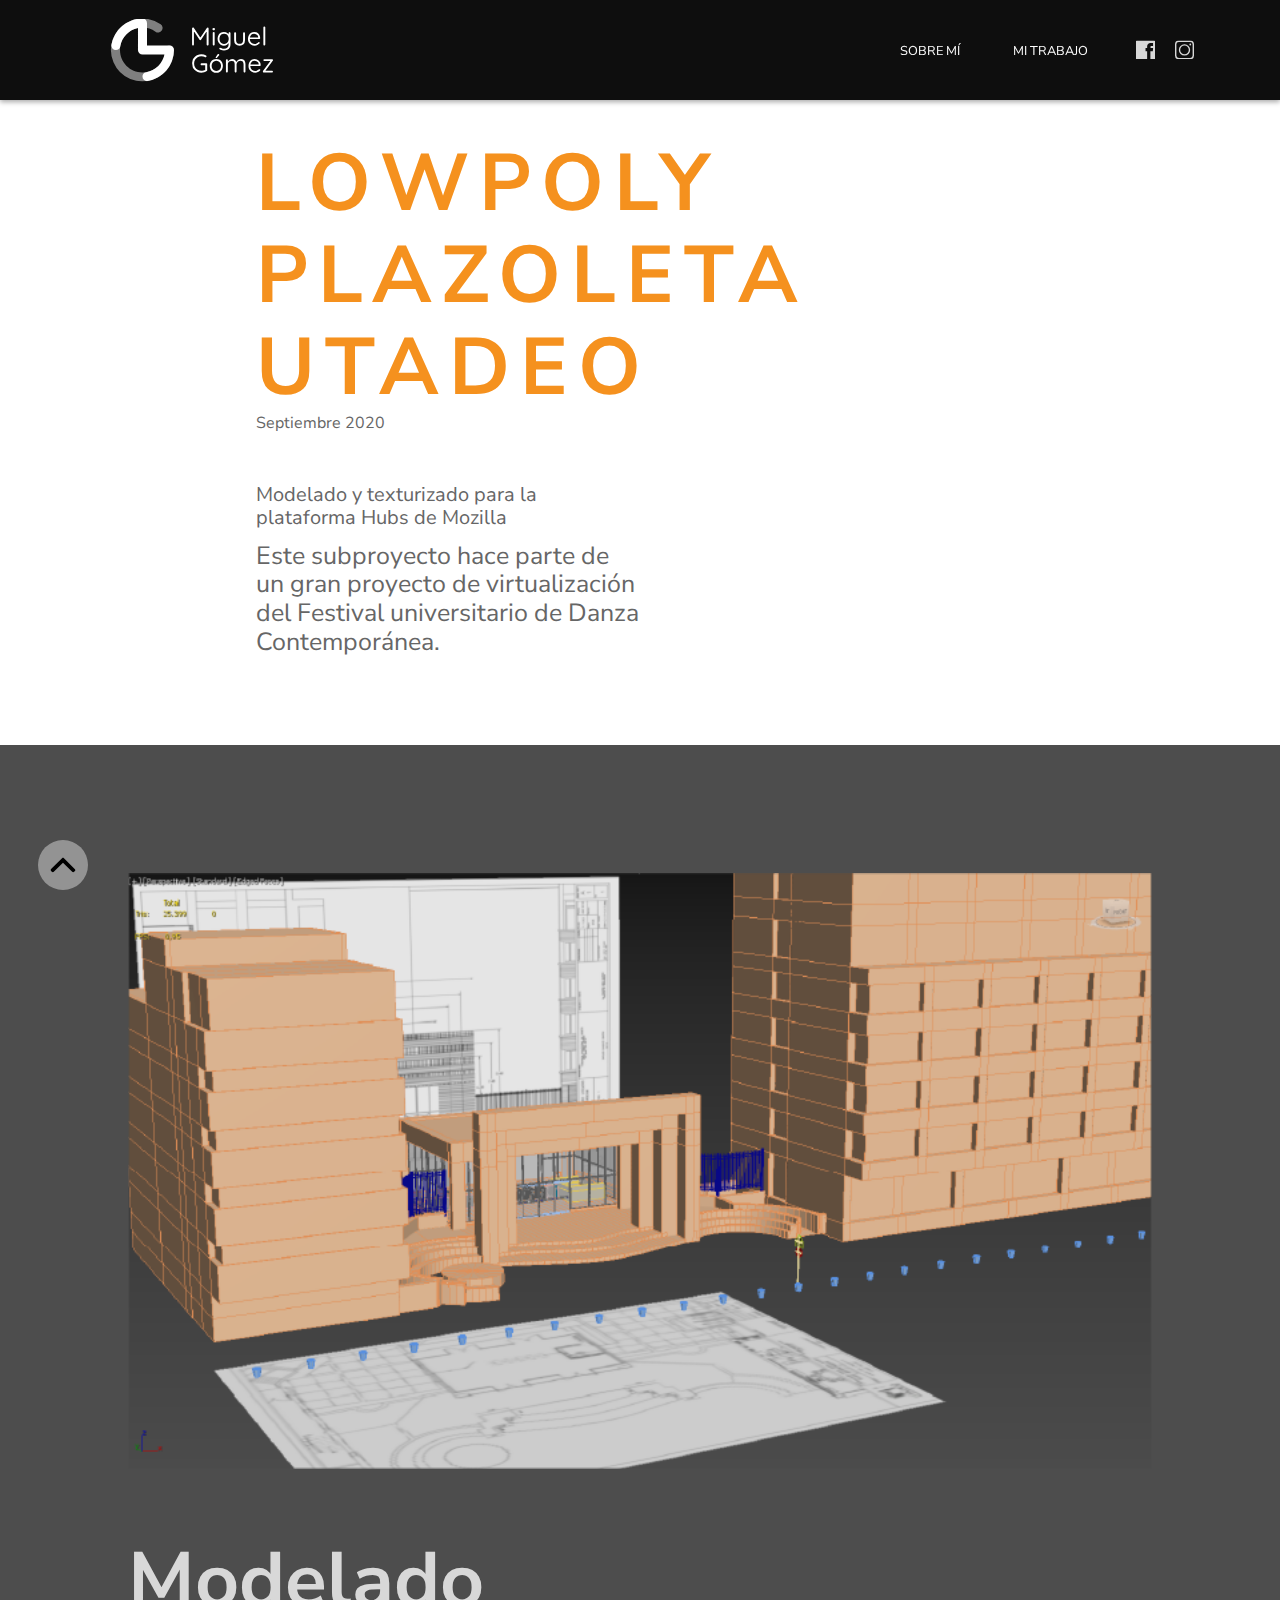
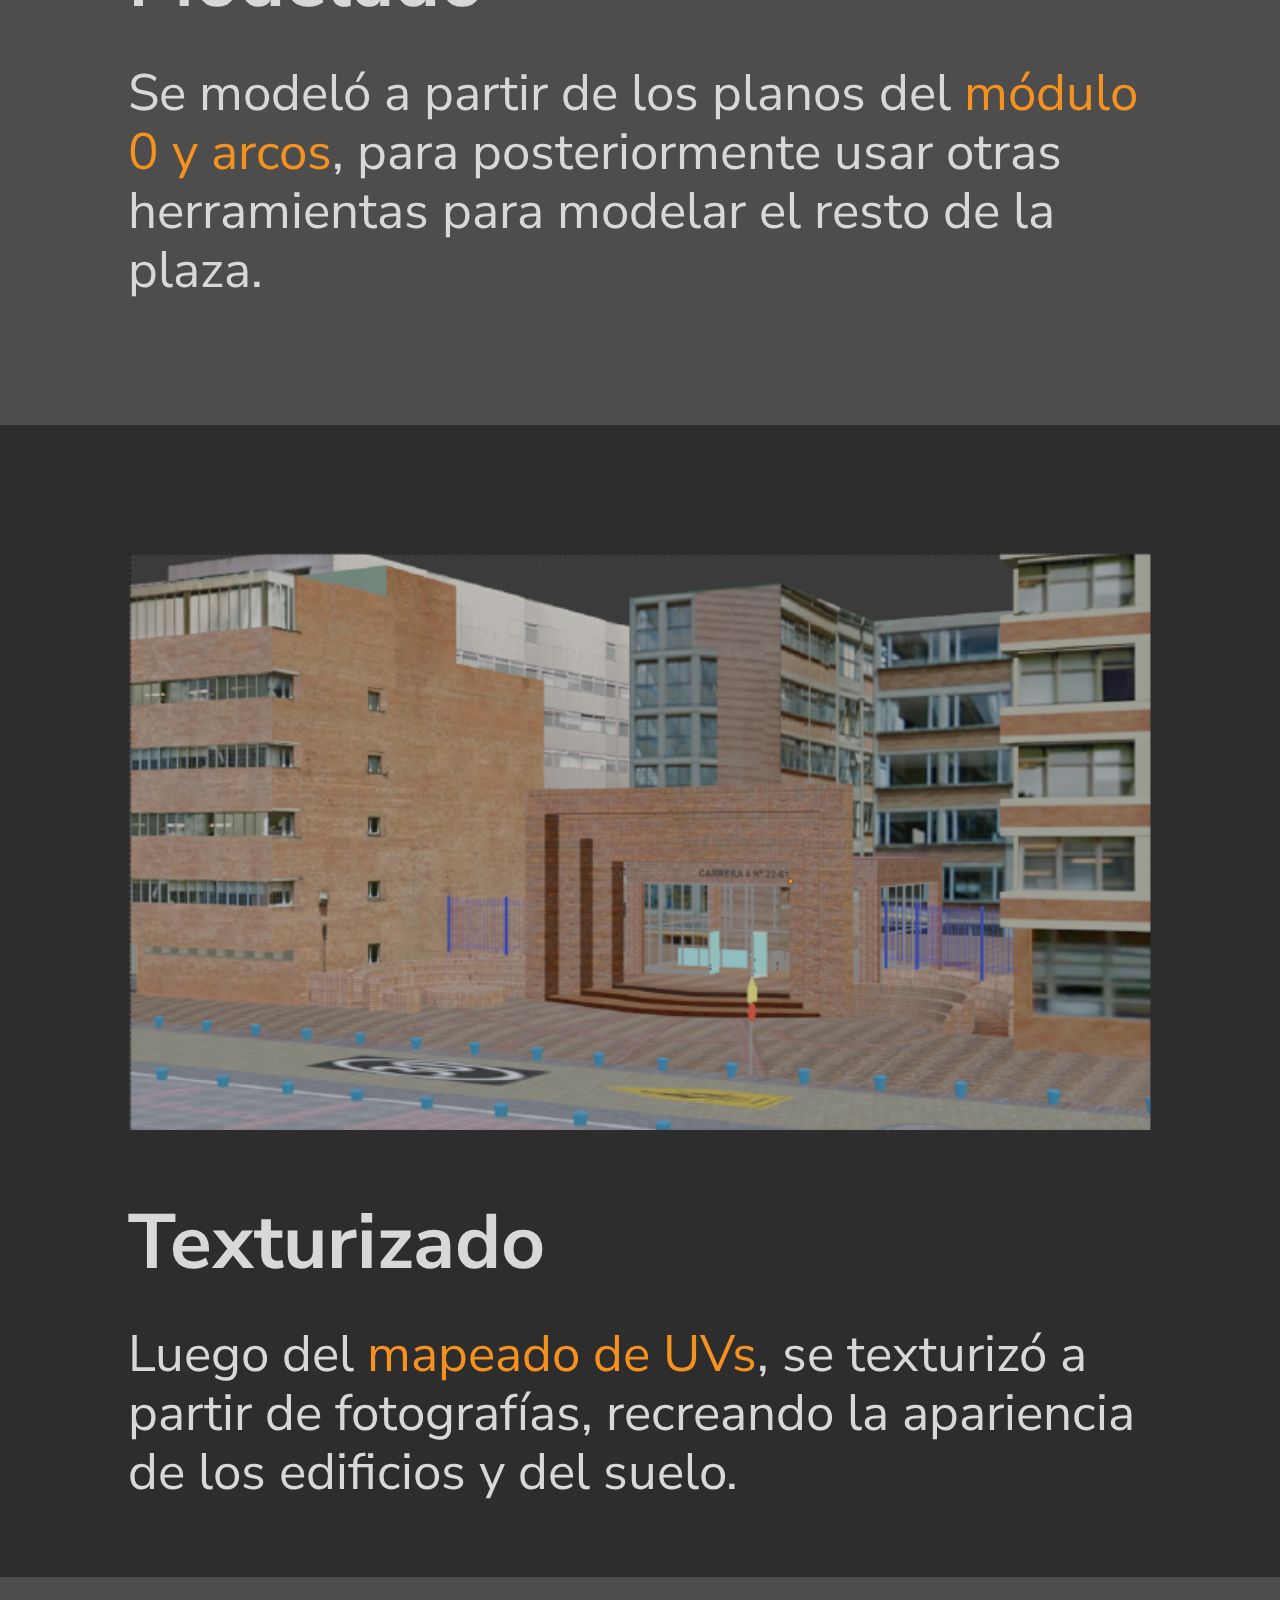
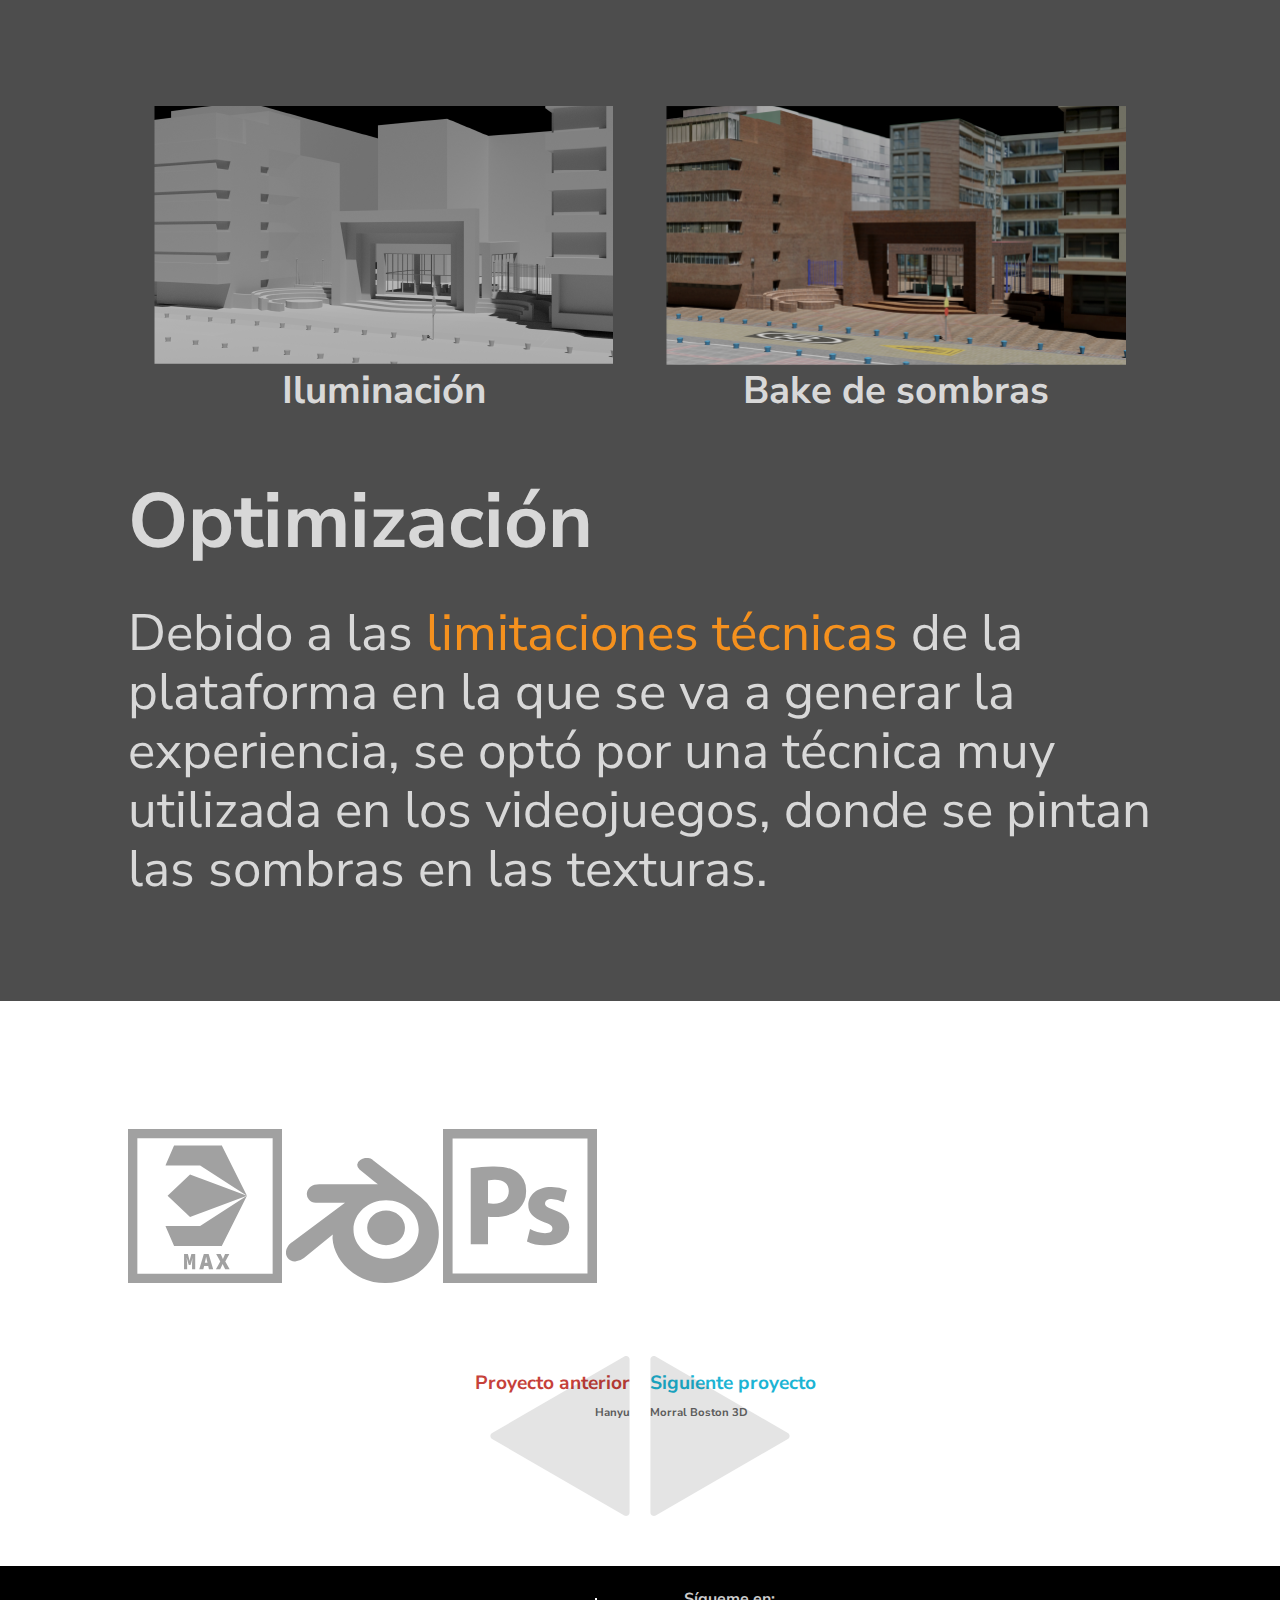
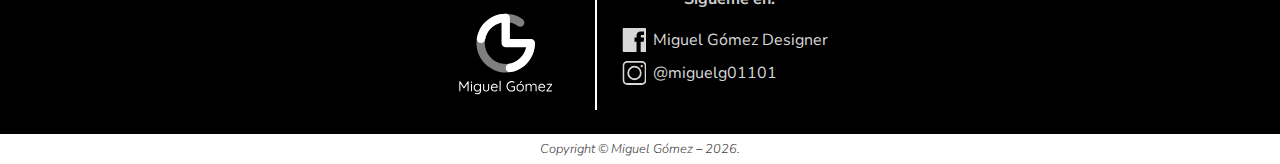
<file: plazoletaUTadeo.html>
<!doctype html>
<html>
<head>
	<title>Tadeo 3D</title>
	<meta charset="utf-8">
	<meta name="author" content="Miguel Andrés Gómez" />
	<meta name="copyright" content="Miguel Andrés Gómez" />
	<meta name="Description" content="Página principal del portafolio del diseñador Miguel Gómez" lang="es">
	<meta name="Keywords" content="portafolio, 3D, identidad, visual, diseño, modelado, gráfico" lang="es">
	<meta name="viewport" content="width=device-width, user-scalable=no, initial-scale=1.0, maximum-scale=1.0, minimum-scale=1.0">
	<link rel="icon" href="favicon.ico">
	<link href="css/normalize.css" rel="stylesheet" type="text/css">
	<link href="css/styles.css" rel="stylesheet" type="text/css">
	<link rel="preconnect" href="https://fonts.gstatic.com">
	<link href="https://fonts.googleapis.com/css2?family=Nunito+Sans:wght@300;400;700&display=swap" rel="stylesheet">
</head>

<body>
	<header></header>
	
	<main id="description">
		<div class="cont_desc">
			<h2 class="color_emphasisTadeo3D">Lowpoly plazoleta UTadeo</h2>
			<h3>Septiembre 2020</h3>
			<h4>Modelado y texturizado para la plataforma Hubs de Mozilla</h4>
			<p class="description_proyect">Este subproyecto hace parte de un gran proyecto de virtualización del Festival universitario de Danza Contemporánea.</p>
		</div>
	</main>
	
	<section id="modeladoUtadeo">
		<div class="margin">
			<img src="images/modelado_Tadeo3D.png" alt="Modelo 3D de UTadeo">
			<div class="txt_Tadeo3D txt_claro">
				<h1>Modelado</h1>
				<p>Se modeló a partir de los planos del <span class="color_emphasisTadeo3D">módulo 0 y arcos</span>, para posteriormente usar otras herramientas para modelar el resto de la plaza.</p>
			</div>
		</div>
	</section>
	
	<section id="texturizadoUtadeo">
		<div class="margin">
			<img src="images/texturizado_Tadeo3D.png" alt="Modelo 3D de UTadeo">
			<div class="txt_Tadeo3D txt_claro">
				<h1>Texturizado</h1>
				<p>Luego del <span class="color_emphasisTadeo3D">mapeado de UVs</span>, se texturizó a partir de fotografías, recreando la apariencia de los edificios y del suelo.</p>
			</div>
		</div>
	</section>
	
	<section id="optimizacion">
		<div class="margin">
			<div class="cont_img_opt txt_claro">
				<div class="img_txt">
					<img src="images/iluminacion_Tadeo3D.png" alt="Modelo 3D de UTadeo">
					<h2>Iluminación</h2>
				</div>
				<div class="img_txt">
					<img src="images/bake_Tadeo3D.png" alt="Modelo 3D de UTadeo">
					<h2>Bake de sombras</h2>
				</div>
			</div>
				
			<div class="txt_Tadeo3D txt_claro">
				<h1>Optimización</h1>
				<p>Debido a las <span class="color_emphasisTadeo3D">limitaciones técnicas</span> de la plataforma en la que se va a generar la experiencia, se optó por una técnica muy utilizada en los videojuegos, donde se pintan las sombras en las texturas.</p>
			</div>
			
		</div>
	</section>
	
	<section class="programas">
		<div class="margin programas_cont">
			<img src="images/prog_3DsMax.svg" alt="Icono 3DsMax">
			<img src="images/prog_Blender.svg" alt="Icono Blender 3D">
			<img src="images/prog_Photoshop.svg" alt="Icono Photoshop">
		</div>
	</section>

	<section class="nav_proy">
		<a class="ant_proy" href="hanyu.html">
			<div class="iz_arr"></div>
			<h5 class="color_emphasisHanyu">Proyecto anterior</h5>
			<h6>Hanyu</h6>
		</a>
		<a class="sig_proy" href="morralboston.html">
			<div class="der_arr"></div>
			<h5 class="color_emphasisMorralB">Siguiente proyecto</h5>
			<h6>Morral Boston 3D</h6>
		</a>
	</section>
	
	<a href="#topUp"><div id="back_top"></div></a>
	
	<footer></footer>
	<script type="text/javascript" src="js/header-footer.js"></script>
	<script type="text/javascript" src="https://cdnjs.cloudflare.com/ajax/libs/gsap/3.5.1/gsap.min.js">
	</script>
	<script type="text/javascript" src="js/greensock.js"></script>
</body>
</html>
</file>
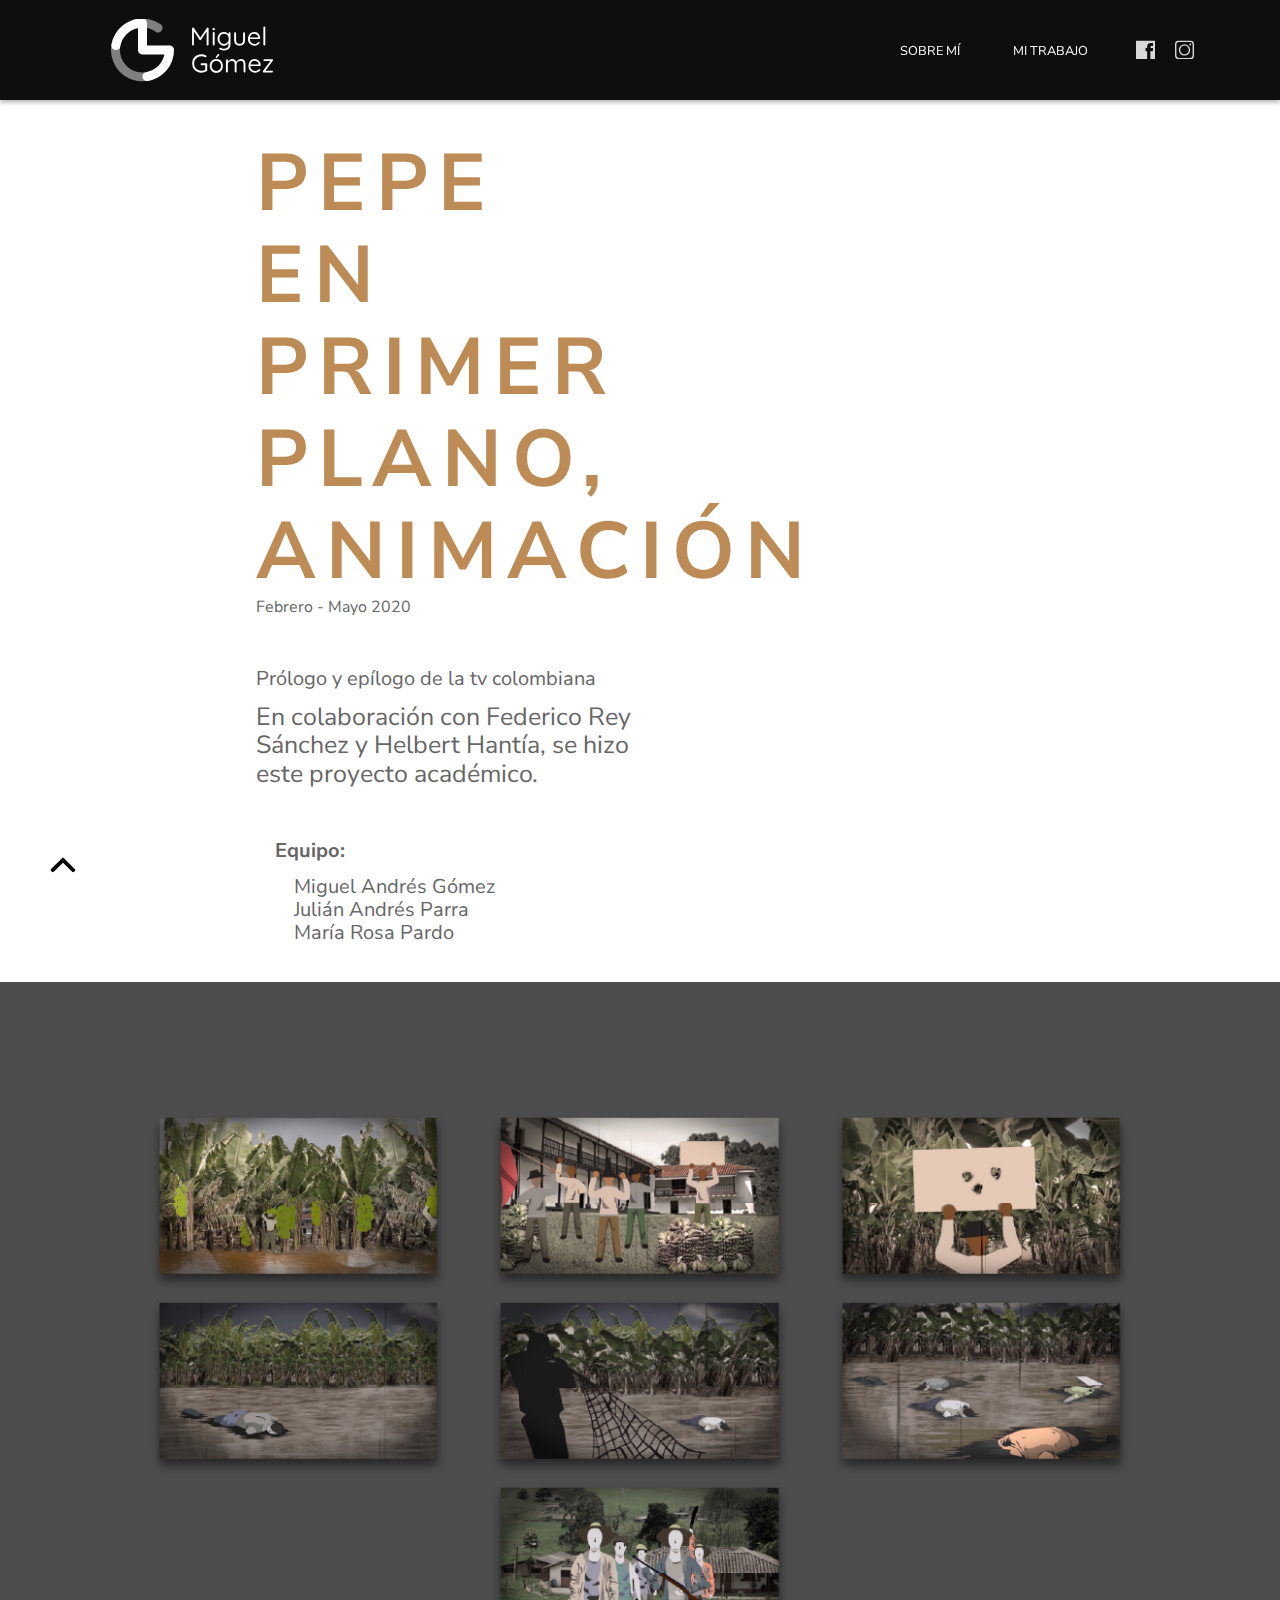
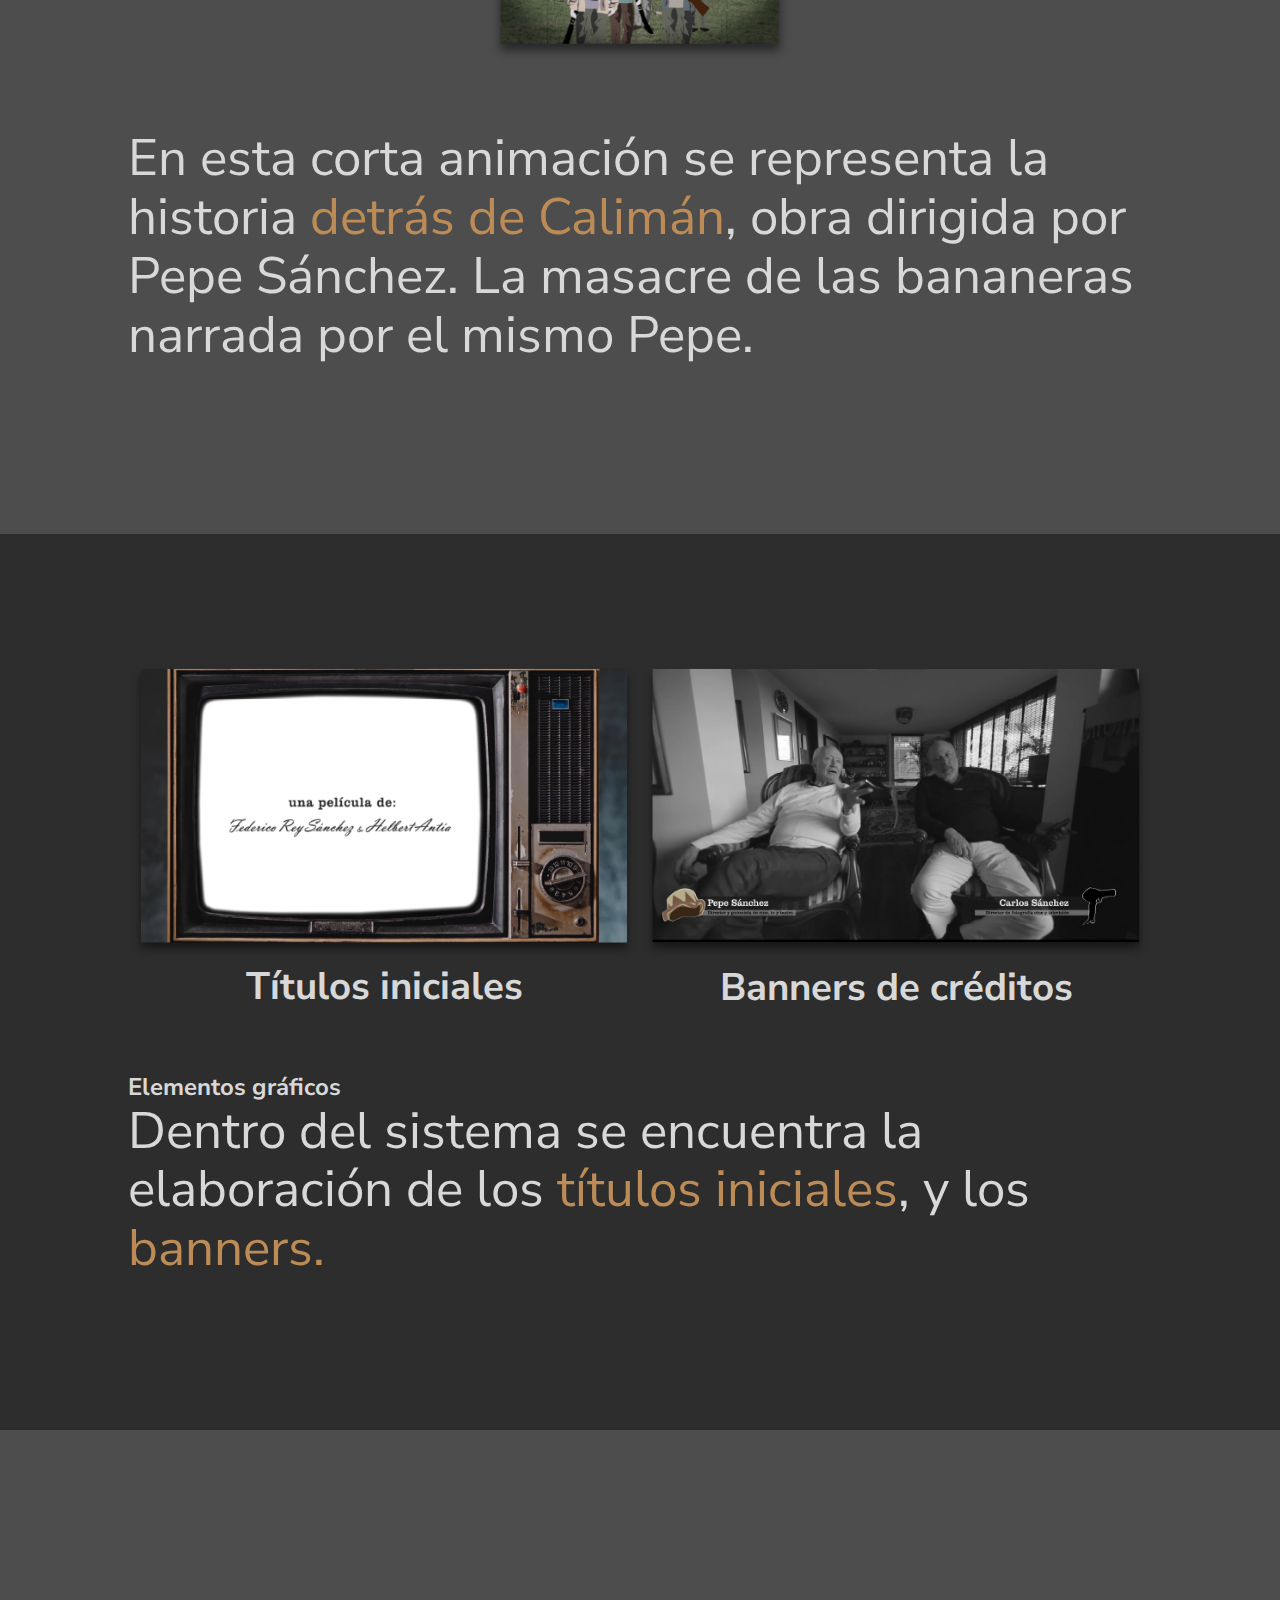
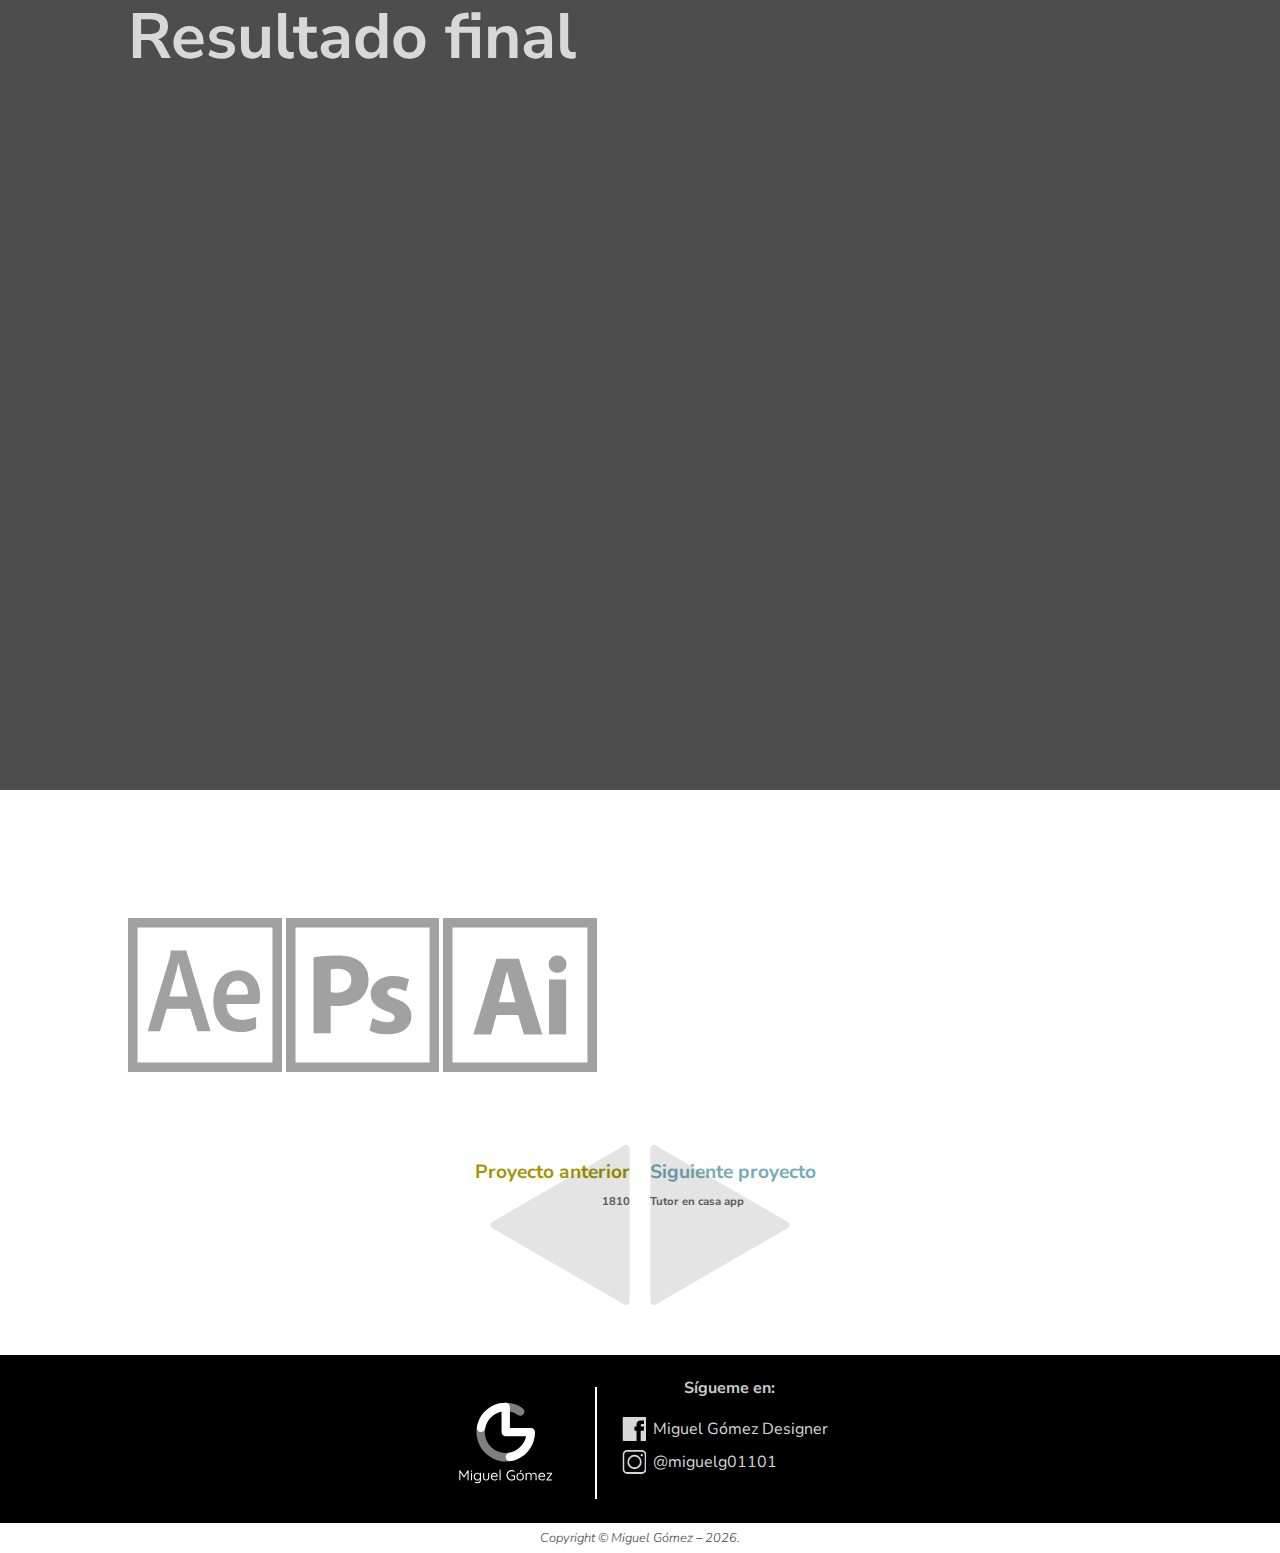
<file: ppp.html>
<!doctype html>
<html>
<head>
	<title>Pepe en primer plano</title>
	<meta charset="utf-8">
	<meta name="author" content="Miguel Andrés Gómez" />
	<meta name="copyright" content="Miguel Andrés Gómez" />
	<meta name="Description" content="Página principal del portafolio del diseñador Miguel Gómez" lang="es">
	<meta name="Keywords" content="portafolio, 3D, identidad, visual, diseño, modelado, gráfico" lang="es">
	<meta name="viewport" content="width=device-width, user-scalable=no, initial-scale=1.0, maximum-scale=1.0, minimum-scale=1.0">
	<link rel="icon" href="favicon.ico">
	<link href="css/normalize.css" rel="stylesheet" type="text/css">
	<link href="css/styles.css" rel="stylesheet" type="text/css">
	<link rel="preconnect" href="https://fonts.gstatic.com">
	<link href="https://fonts.googleapis.com/css2?family=Nunito+Sans:wght@300;400;700&display=swap" rel="stylesheet">
</head>

<body>
	<header></header>
	
	<main id="description" class="mod_description">
		<div class="cont_desc">
			<h2 class="color_emphasisppp">Pepe en primer plano, animación</h2>
			<h3>Febrero - Mayo 2020</h3>
			<h4>Prólogo y epílogo de la tv colombiana</h4>
			<p class="description_proyect">En colaboración con Federico Rey Sánchez y Helbert Hantía, se hizo este proyecto académico.</p>
			<h5>Equipo:</h5>
			<p class="miembrosTeam">Miguel Andrés Gómez<br>Julián Andrés Parra<br>María Rosa Pardo</p>
		</div>
	</main>
	
	<section id="escenasppp">
		<div class="margin">
			<div class="img_escenas">
				<img src="images/ppp_esc01.png" alt="">
				<img src="images/ppp_esc02.png" alt="">
				<img src="images/ppp_esc03.png" alt="">
				<img src="images/ppp_esc04.png" alt="">
				<img src="images/ppp_esc05.png" alt="">
				<img src="images/ppp_esc06.png" alt="">
				<img src="images/ppp_esc07.png" alt="">
			</div>
			<div class="txt_MB txt_claro">
				<p>En esta corta animación se representa la historia <span class="color_emphasisppp">detrás de Calimán</span>, obra dirigida por Pepe Sánchez. La masacre de las bananeras narrada por el mismo Pepe.</p>
			</div>
		</div>
	</section>
	
	<section id="elementsG">
		<div class="margin">
			<div class="cont_egP">
				<div class="contegCh">
					<img src="images/ppp_titulares.png" alt="Elementos gráficos">				
					<h2 class="txt_claro">Títulos iniciales</h2>
				</div>
				<div class="contegCh">
					<img src="images/ppp_banners.png" alt="Elementos gráficos">
					<h2 class="txt_claro">Banners de créditos</h2>
				</div>
			</div>
			<div class="txt_MB txt_claro">
				<h2>Elementos gráficos</h2>
				<p>Dentro del sistema se encuentra la elaboración de los <span class="color_emphasisppp">títulos iniciales</span>, y los <span class="color_emphasisppp">banners.</span></p>
			</div>
		</div>
	</section>
	
	
	<section id="video_final">
		<div class="margin">
			<h1 class="txt_claro">Resultado final</h1>
			<iframe src="https://player.vimeo.com/video/483795913" width="100%" height="360" frameborder="0" allow="autoplay; fullscreen" allowfullscreen></iframe>
		</div>
	</section>
	
	
	<section class="programas">
		<div class="margin programas_cont">
			<img src="images/prog_AfterEfects.svg" alt="Icono AfterEfects">
			<img src="images/prog_Photoshop.svg" alt="Icono Photoshop">
			<img src="images/prog_Illustrator.svg" alt="Icono Illustrator">
		</div>
	</section>

	<section class="nav_proy">
		<a class="ant_proy" href="1810.html">
			<div class="iz_arr"></div>
			<h5 class="color_emphasis1810">Proyecto anterior</h5>
			<h6>1810</h6>
		</a>
		<a class="sig_proy" href="tutor_en_casa.html">
			<div class="der_arr"></div>
			<h5 class="color_emphasisTapp">Siguiente proyecto</h5>
			<h6>Tutor en casa app</h6>
		</a>
	</section>
	
	<a href="#topUp"><div id="back_top"></div></a>
	
	<footer></footer>
	<script type="text/javascript" src="js/header-footer.js"></script>
	<script type="text/javascript" src="https://cdnjs.cloudflare.com/ajax/libs/gsap/3.5.1/gsap.min.js">
	</script>
	<script type="text/javascript" src="js/greensock.js"></script>
</body>
</html>
</file>
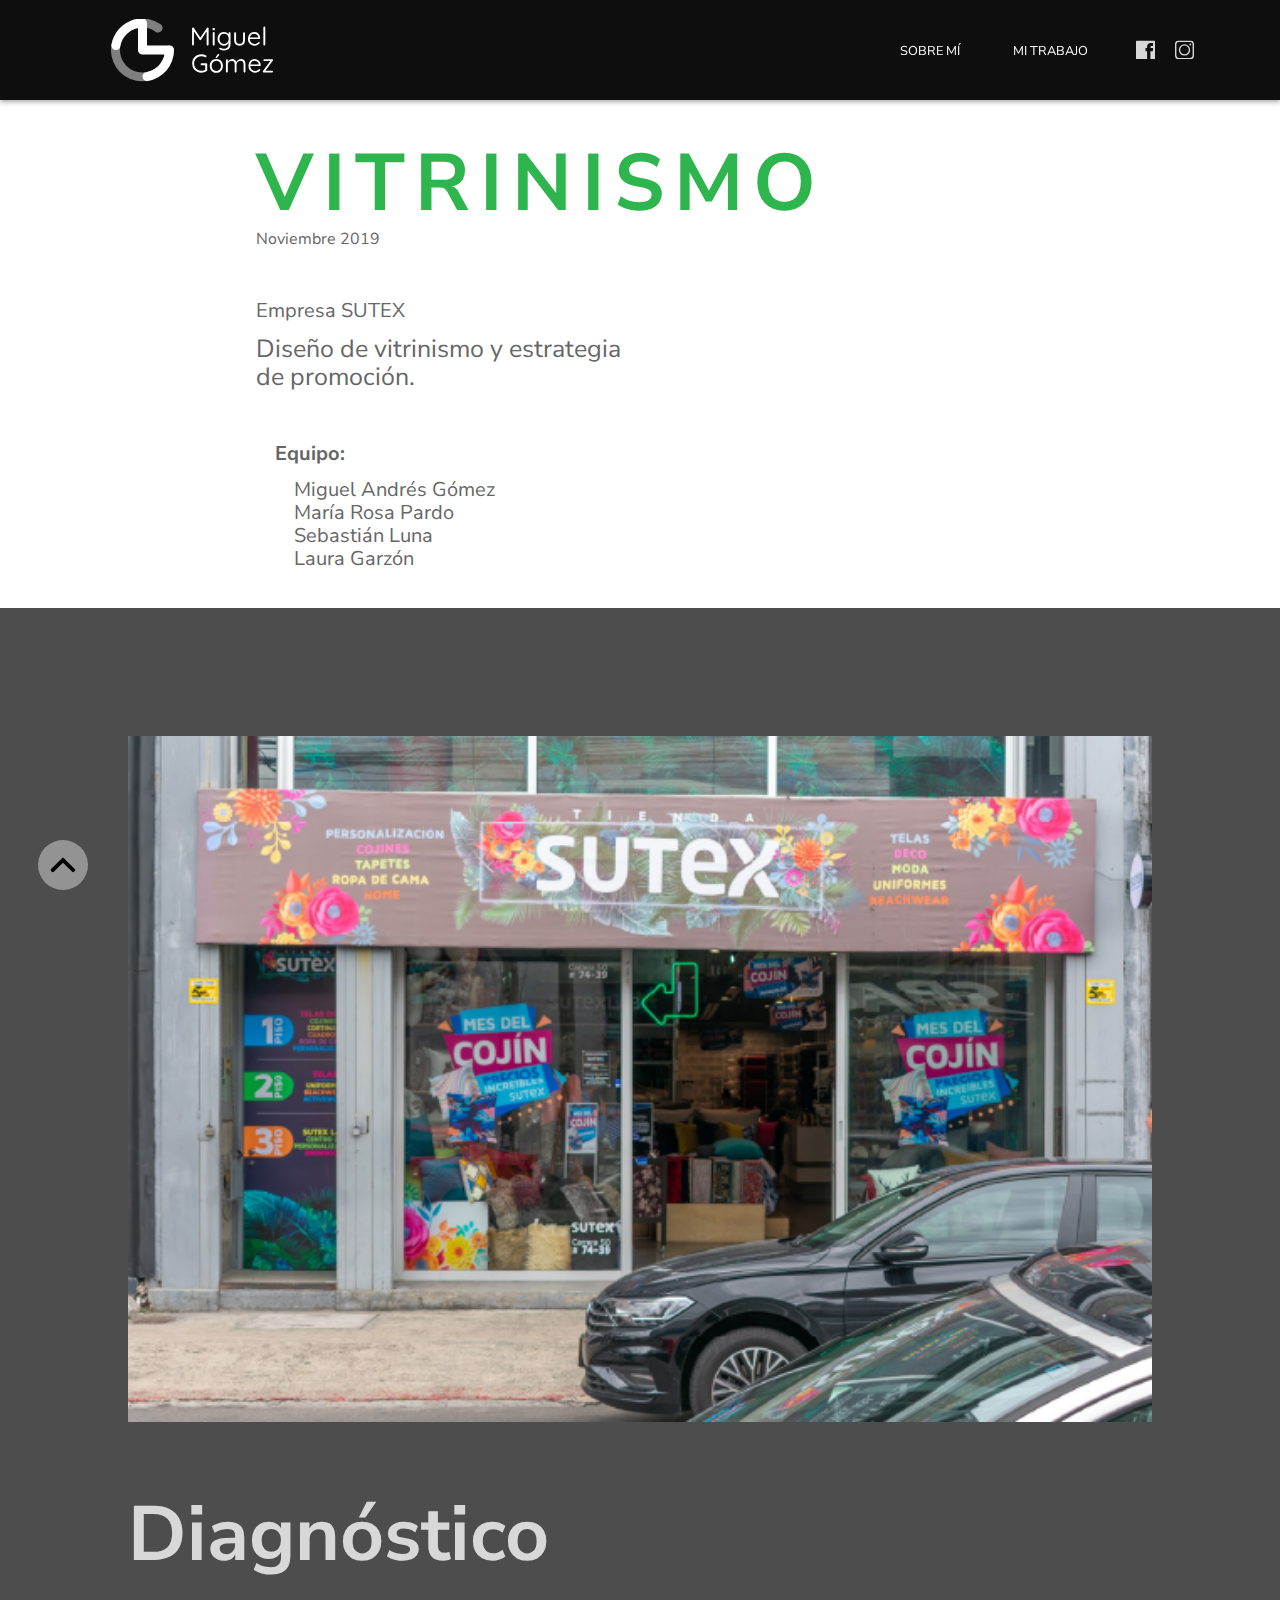
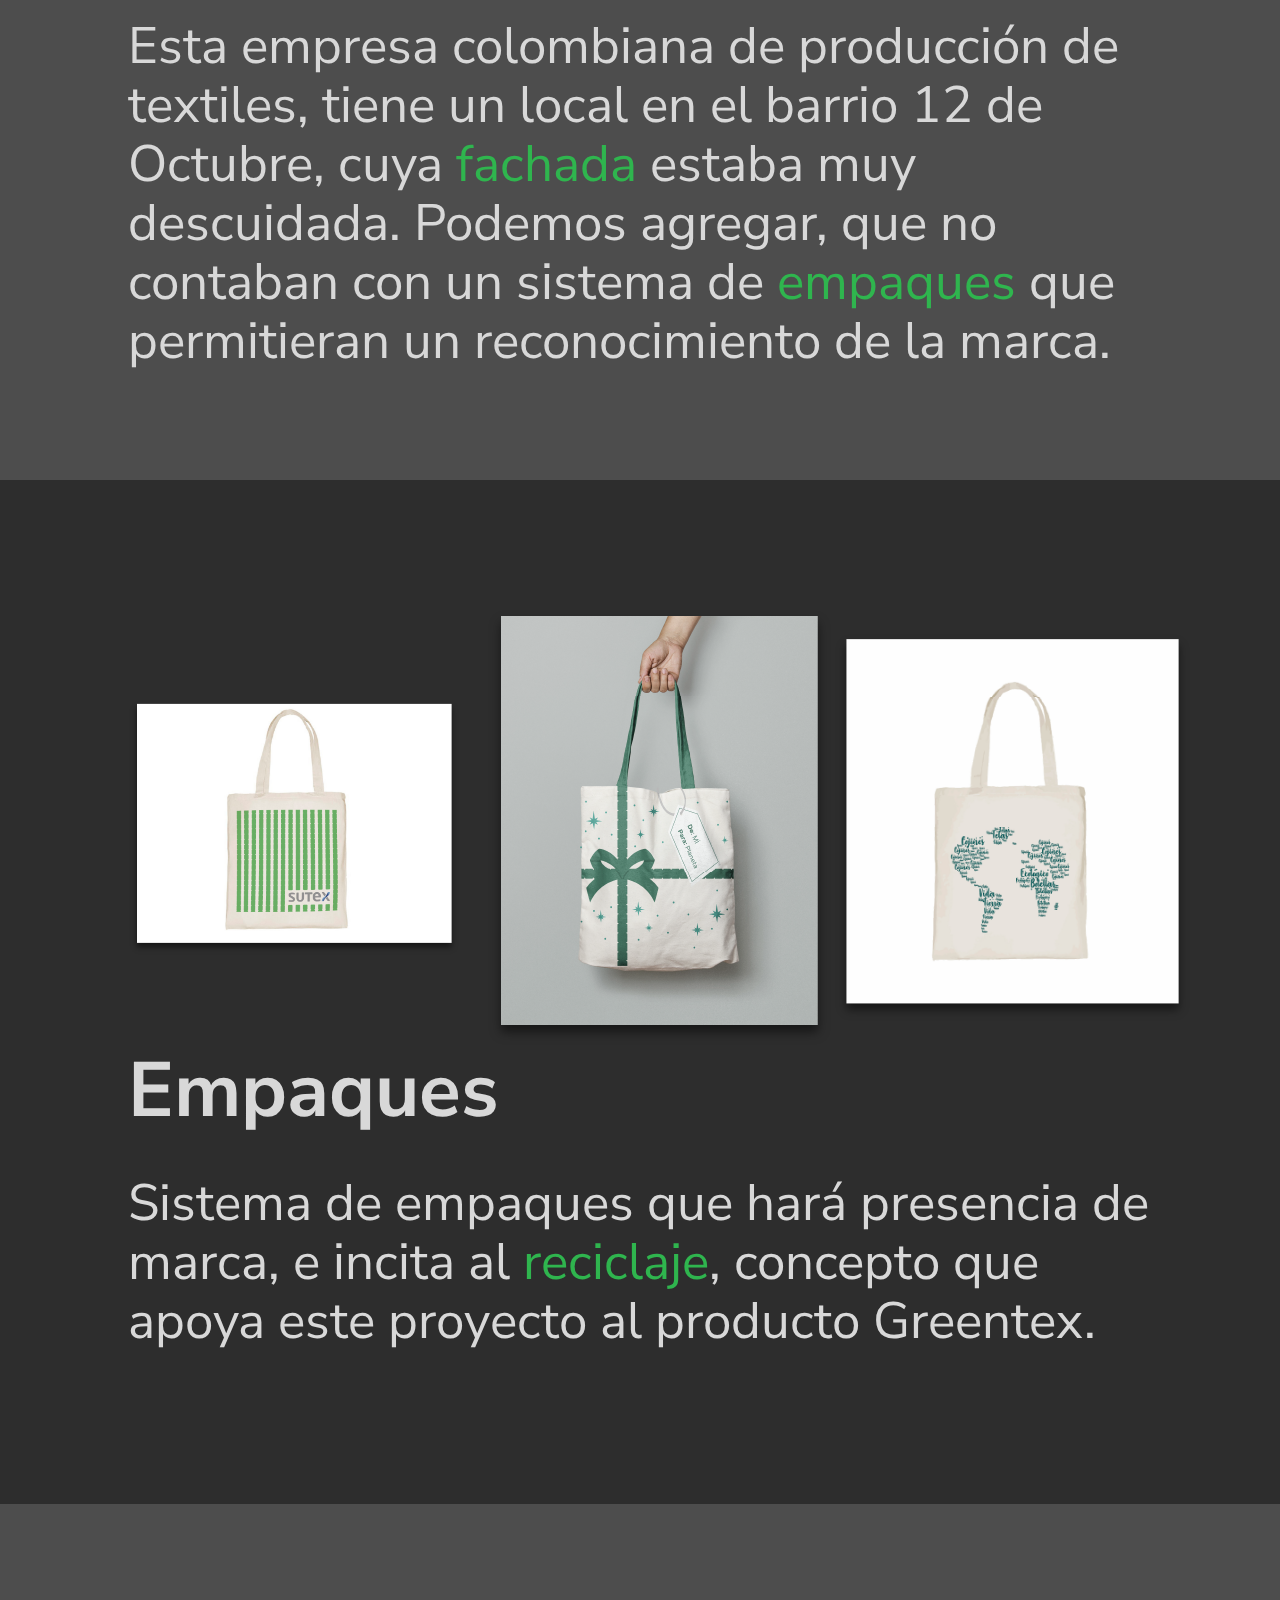
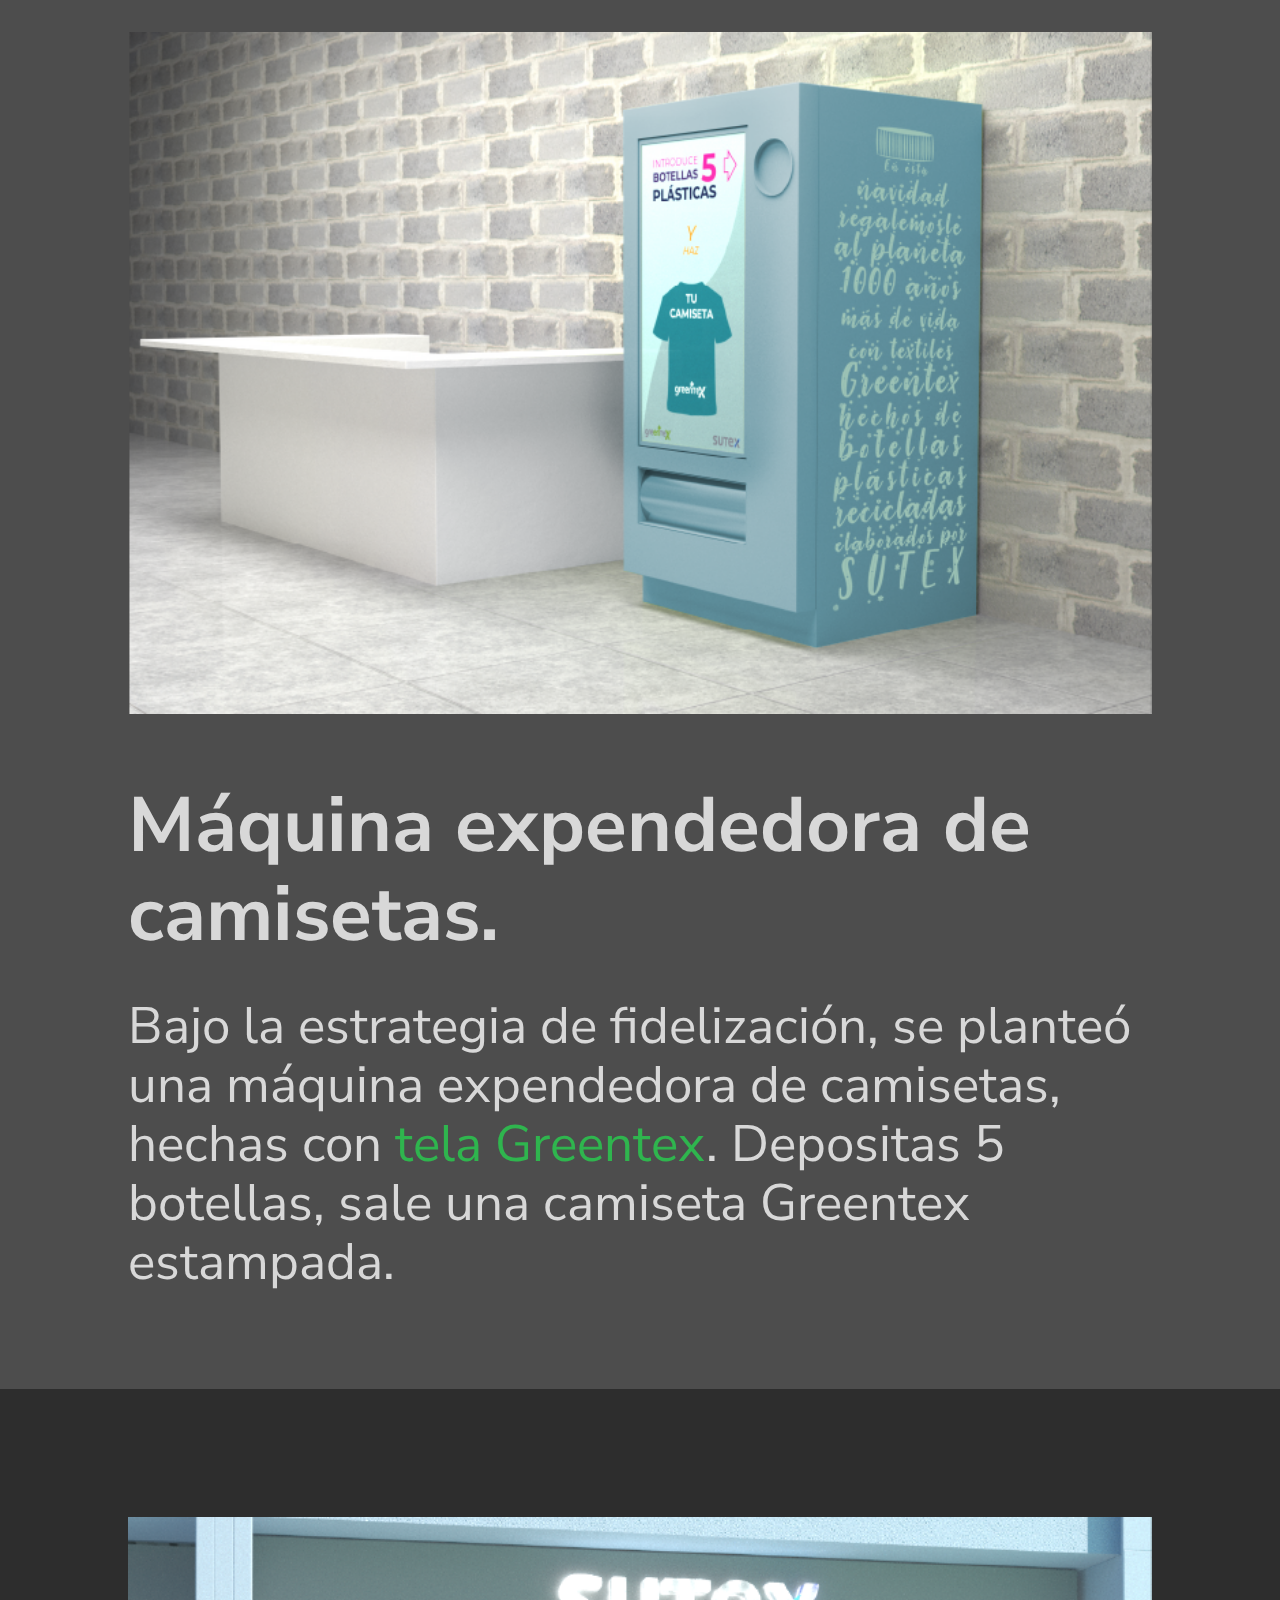
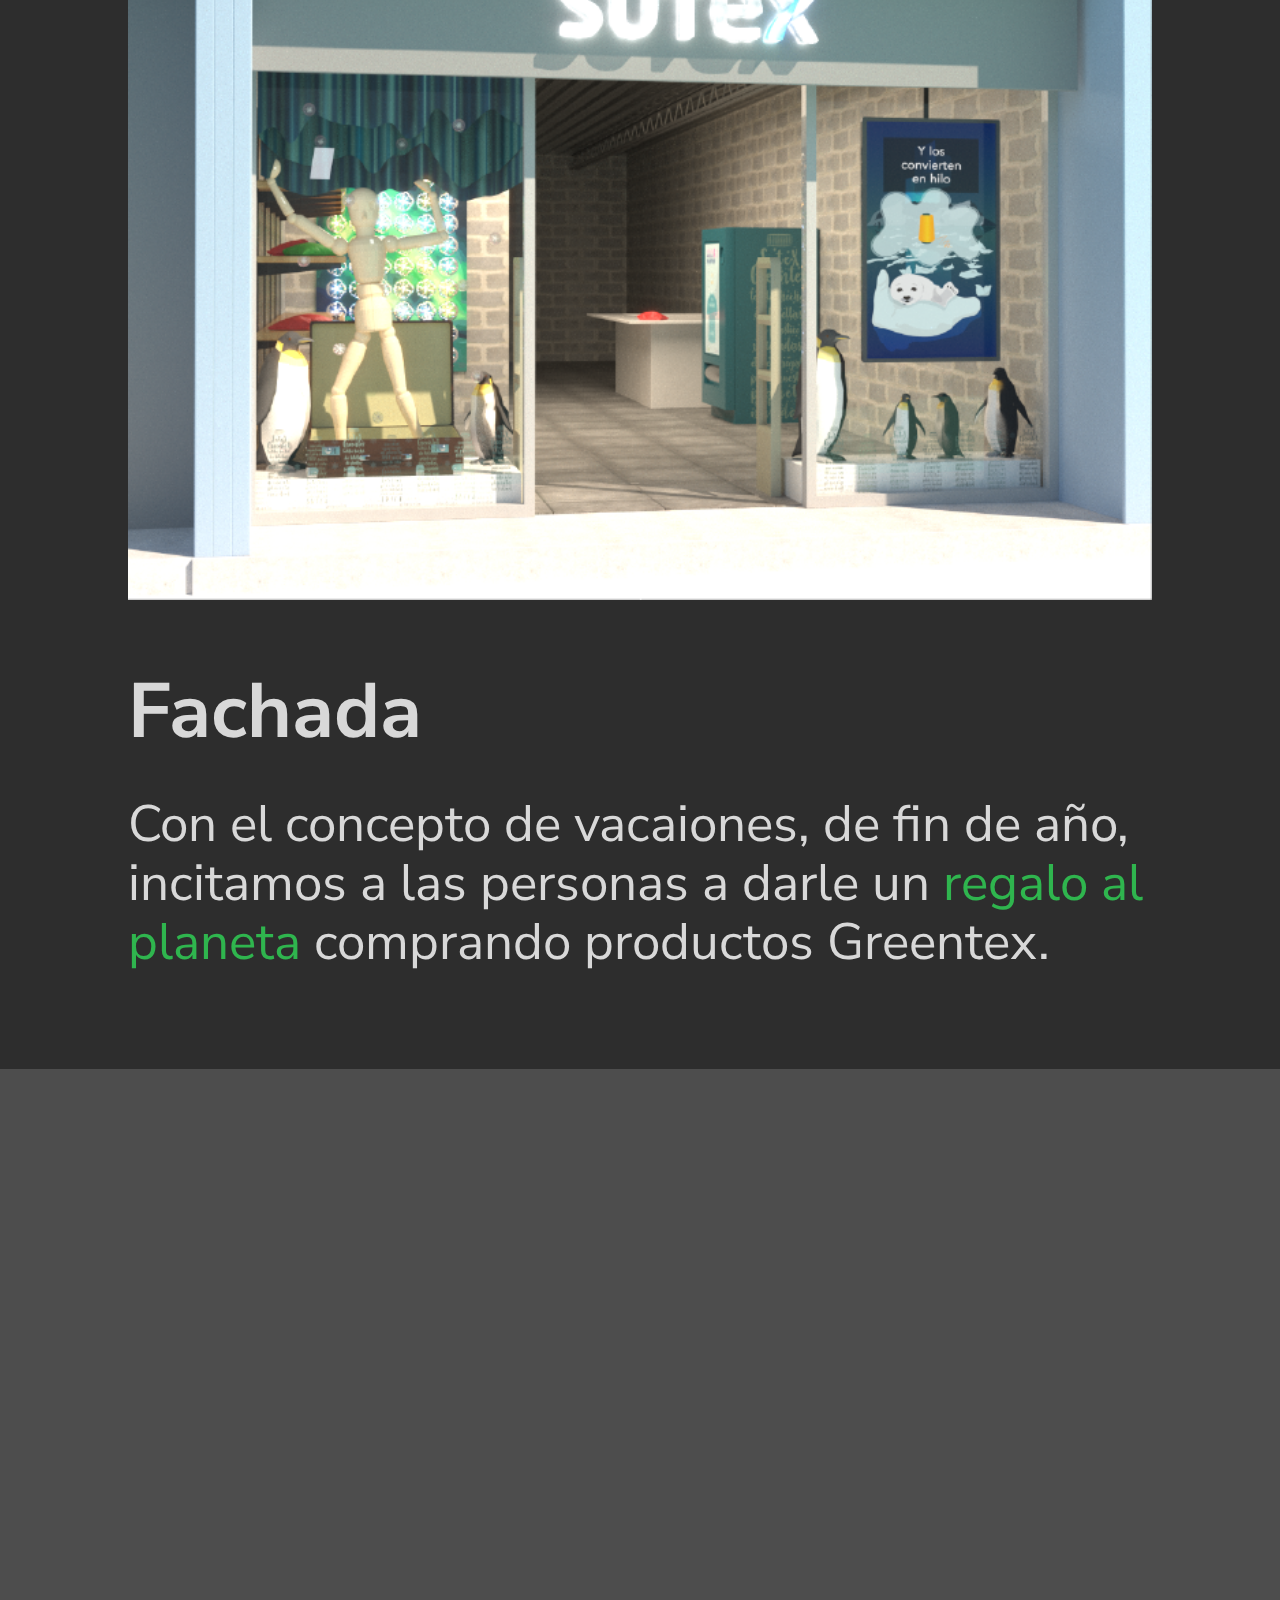
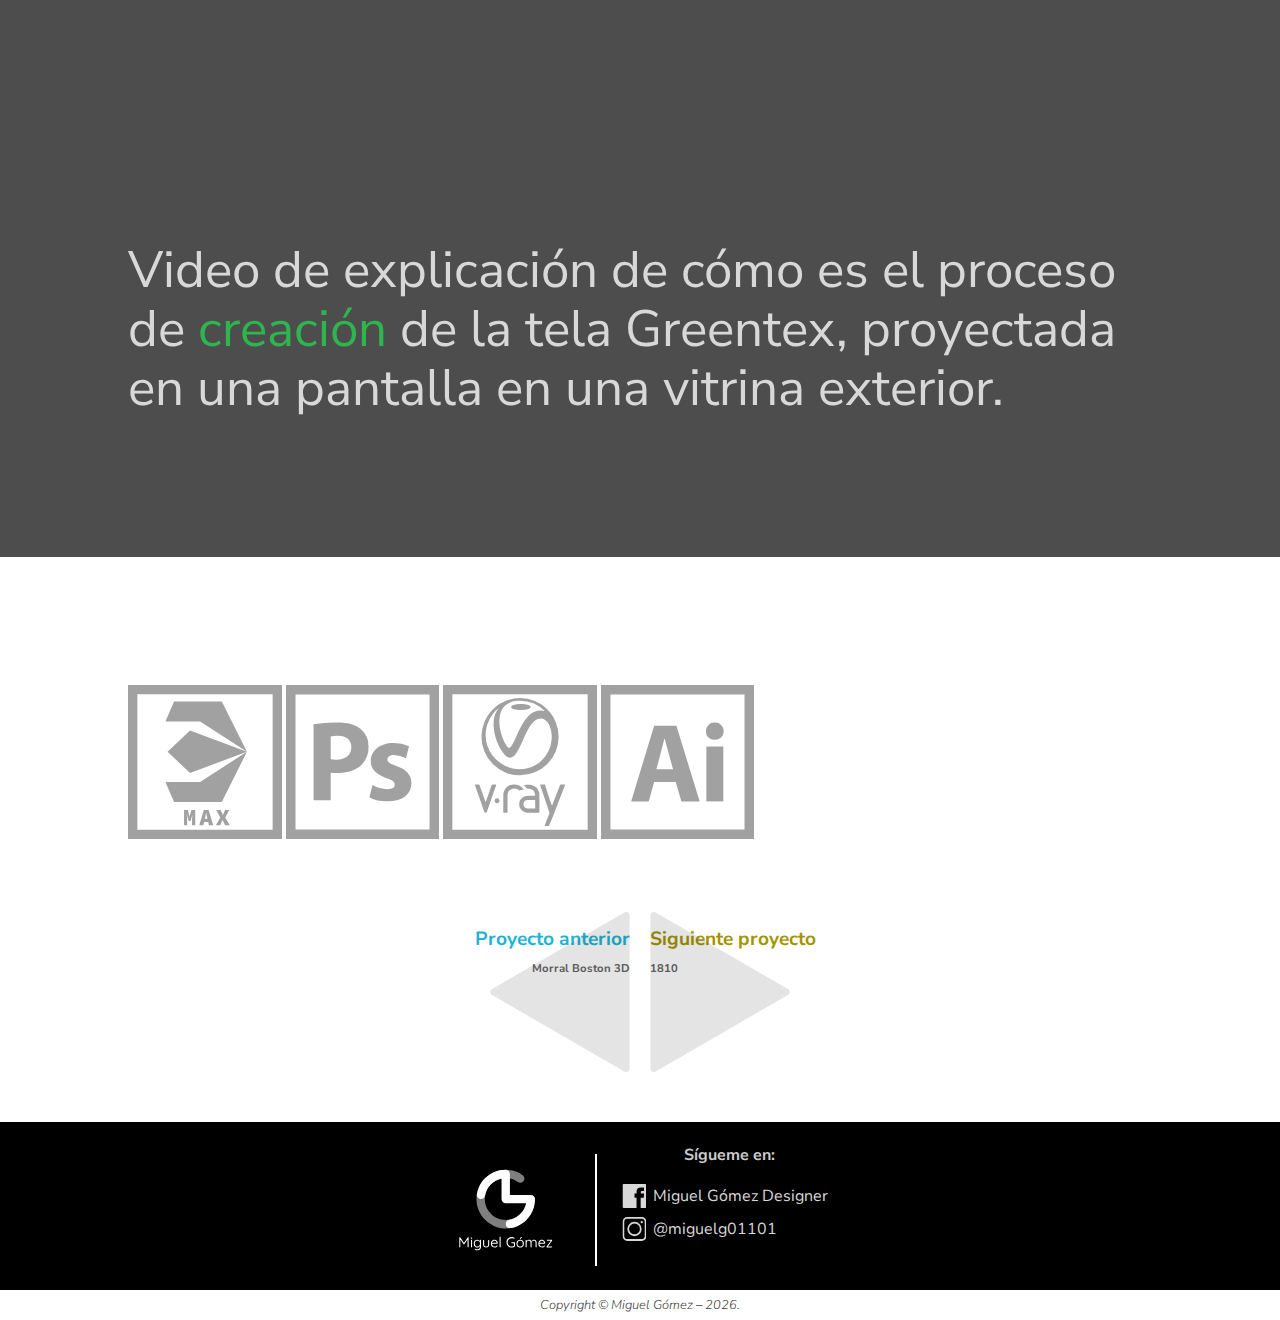
<file: sutex.html>
<!doctype html>
<html>
<head>
	<title>Sutex</title>
	<meta charset="utf-8">
	<meta name="author" content="Miguel Andrés Gómez" />
	<meta name="copyright" content="Miguel Andrés Gómez" />
	<meta name="Description" content="Página principal del portafolio del diseñador Miguel Gómez" lang="es">
	<meta name="Keywords" content="portafolio, 3D, identidad, visual, diseño, modelado, gráfico" lang="es">
	<meta name="viewport" content="width=device-width, user-scalable=no, initial-scale=1.0, maximum-scale=1.0, minimum-scale=1.0">
	<link rel="icon" href="favicon.ico">
	<link href="css/normalize.css" rel="stylesheet" type="text/css">
	<link href="css/styles.css" rel="stylesheet" type="text/css">
	<link rel="preconnect" href="https://fonts.gstatic.com">
	<link href="https://fonts.googleapis.com/css2?family=Nunito+Sans:wght@300;400;700&display=swap" rel="stylesheet">
</head>

<body>
	<header></header>
	
	<main id="description">
		<div class="cont_desc">
			<h2 class="color_emphasisSUTEX">Vitrinismo</h2>
			<h3>Noviembre 2019</h3>
			<h4>Empresa SUTEX</h4>
			<p class="description_proyect">Diseño de vitrinismo y estrategia de promoción.</p>
			<h5>Equipo:</h5>
			<p class="miembrosTeam">Miguel Andrés Gómez<br>María Rosa Pardo<br>Sebastián Luna<br>Laura Garzón</p>
		</div>
	</main>
	
	<section id="diagnostico_SUTEX">
		<div class="margin">
			<img src="images/SUTEX_fachada-original.png" alt="Fachada SUTEX">
			<div class="txt_MB txt_claro">
				<h1>Diagnóstico</h1>
				<p>Esta empresa colombiana de producción de textiles, tiene un local en el barrio 12 de Octubre, cuya <span class="color_emphasisSUTEX">fachada</span> estaba muy descuidada. Podemos agregar, que no contaban con un sistema de <span class="color_emphasisSUTEX">empaques</span> que permitieran un reconocimiento de la marca.</p>
			</div>
		</div>
	</section>
	
	
	<section id="empaquesS">
		<div class="margin">
			<div class="cont_img_empaquesS">
				<img src="images/SUTEX_bolsa01.png" alt="Bolsa estilo SUTEX">
				<img src="images/SUTEX_bolsa02.png" alt="Bolsa estilo SUTEX">
				<img src="images/SUTEX_bolsa03.png" alt="Bolsa estilo SUTEX">
			</div>
			<div class="txt_MB txt_claro">
				<h1>Empaques</h1>
				<p>Sistema de empaques que hará presencia de marca, e incita al <span class="color_emphasisSUTEX">reciclaje</span>, concepto que apoya este proyecto al producto Greentex.</p>
			</div>
		</div>
	</section>
	
	<section id="M_expendedora_Ts">
		<div class="margin">
			<img src="images/SUTEX_maquina.png" alt="Máquina SUTEX">
			<div class="txt_MB txt_claro">
				<h1>Máquina expendedora de camisetas.</h1>
				<p>Bajo la estrategia de fidelización, se planteó una máquina expendedora de camisetas, hechas con <span class="color_emphasisSUTEX">tela Greentex</span>. Depositas  5 botellas, sale una camiseta Greentex estampada.</p>
			</div>
		</div>
	</section>
	
	<section id="fachada_S">
		<div class="margin">
			<img src="images/SUTEX_fachadaC.png" alt="Fachada tienda SUTEX">
			<div class="txt_MB txt_claro">
				<h1>Fachada</h1>
				<p>Con el concepto de vacaiones, de fin de año, incitamos a las personas a darle un <span class="color_emphasisSUTEX">regalo al planeta</span> comprando productos Greentex.</p>
			</div>
		</div>
	</section>
	
	<section id="video_GT">
		<div class="margin">
			<img src="images/SUTEX_fachada02.png" alt="Faschada tienda SUTEX">
			<iframe width="560" height="315" src="https://www.youtube.com/embed/uw8J_E9PNTM" frameborder="0" allow="accelerometer; autoplay; clipboard-write; encrypted-media; gyroscope; picture-in-picture" allowfullscreen></iframe>
			<div class="txt_MB txt_claro">
				<p>Video de explicación de cómo es el proceso de <span class="color_emphasisSUTEX">creación</span> de la tela Greentex, proyectada en una pantalla en una vitrina exterior.</p>
			</div>
		</div>
	</section>
	
	<section class="programas">
		<div class="margin programas_cont">
			<img src="images/prog_3DsMax.svg" alt="Icono 3DsMax">
			<img src="images/prog_Photoshop.svg" alt="Icono Photoshop">
			<img src="images/prog_vray.svg" alt="Icono V ray">
			<img src="images/prog_Illustrator.svg" alt="Icono V ray">
		</div>
		
	</section>
	
	<section class="nav_proy">
		<a class="ant_proy" href="morralboston.html">
			<div class="iz_arr"></div>
			<h5 class="color_emphasisMorralB">Proyecto anterior</h5>
			<h6>Morral Boston 3D</h6>
		</a>
		<a class="sig_proy" href="1810.html">
			<div class="der_arr"></div>
			<h5 class="color_emphasis1810">Siguiente proyecto</h5>
			<h6>1810</h6>
		</a>
	</section>

	<a href="#topUp"><div id="back_top"></div></a>
	
	<footer></footer>
	<script type="text/javascript" src="js/header-footer.js"></script>
	<script type="text/javascript" src="https://cdnjs.cloudflare.com/ajax/libs/gsap/3.5.1/gsap.min.js">
	</script>
	<script type="text/javascript" src="js/greensock.js"></script>
</body>
</html>
</file>
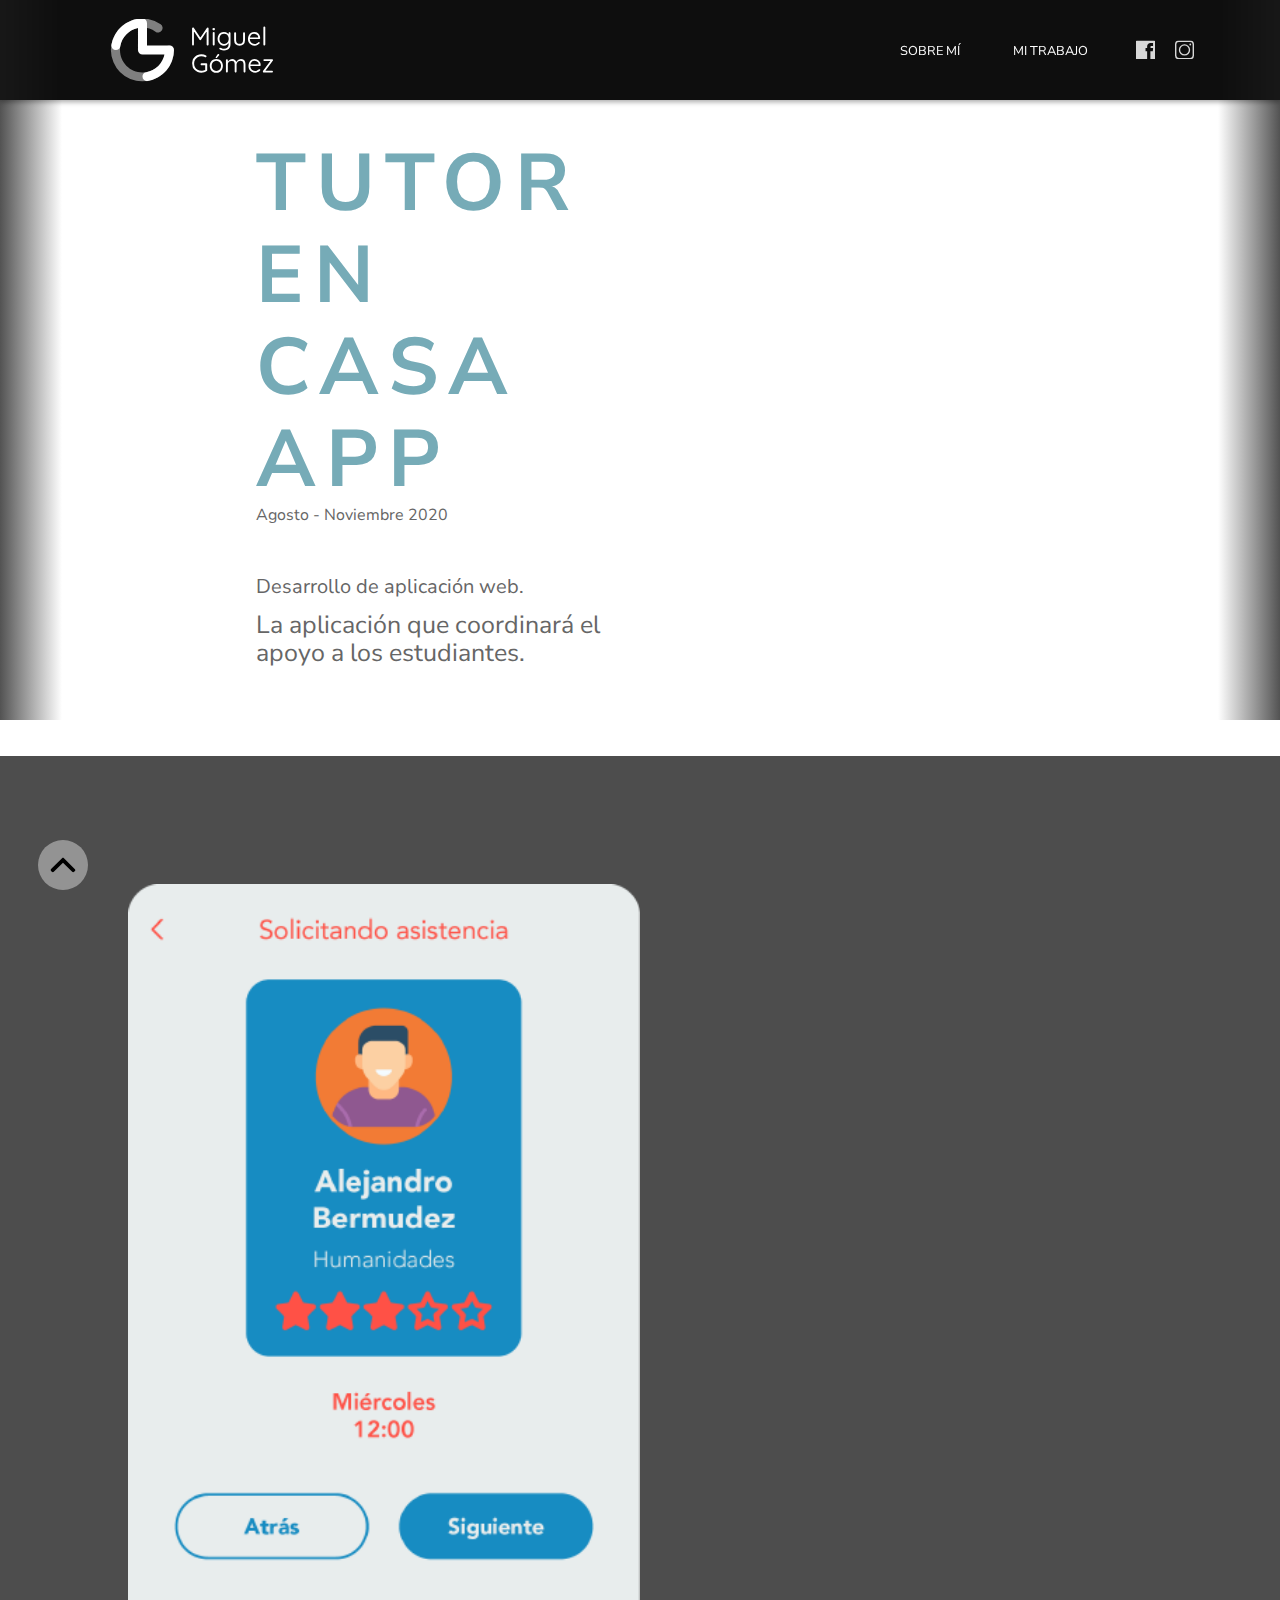
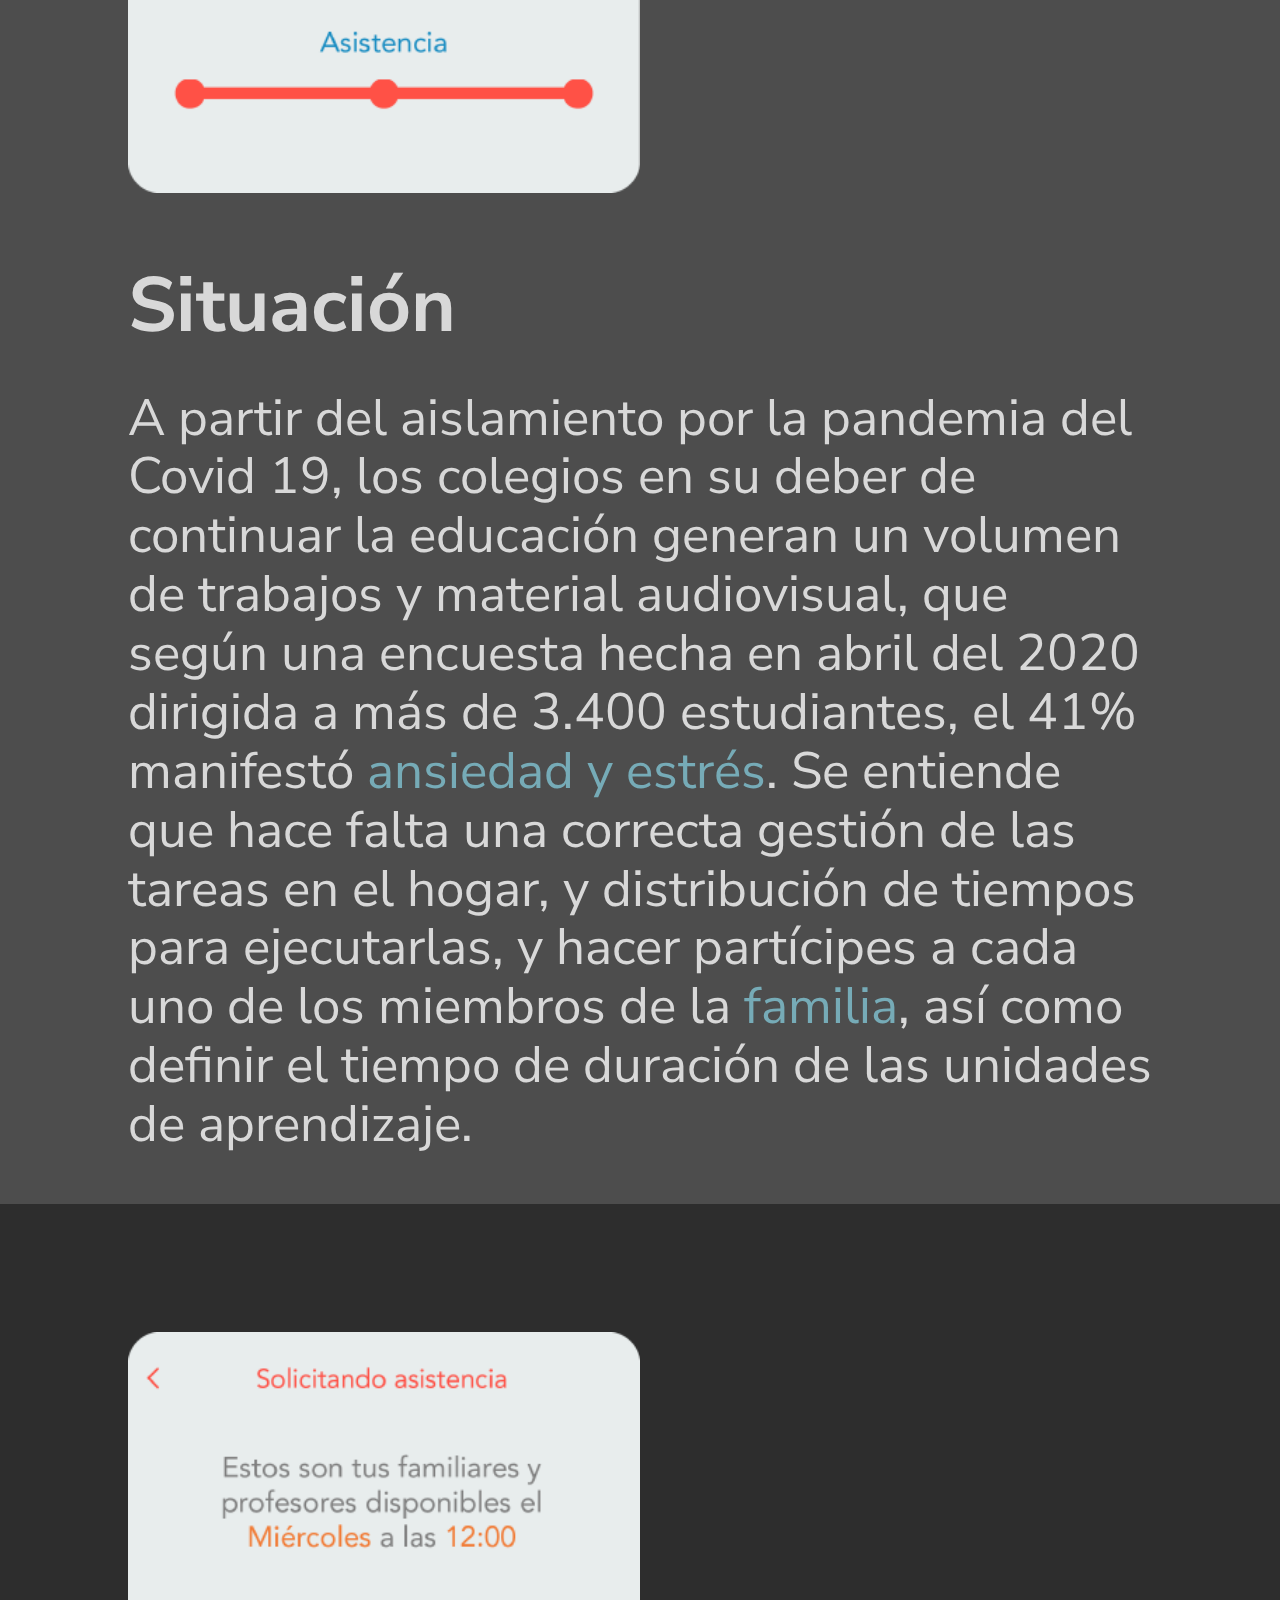
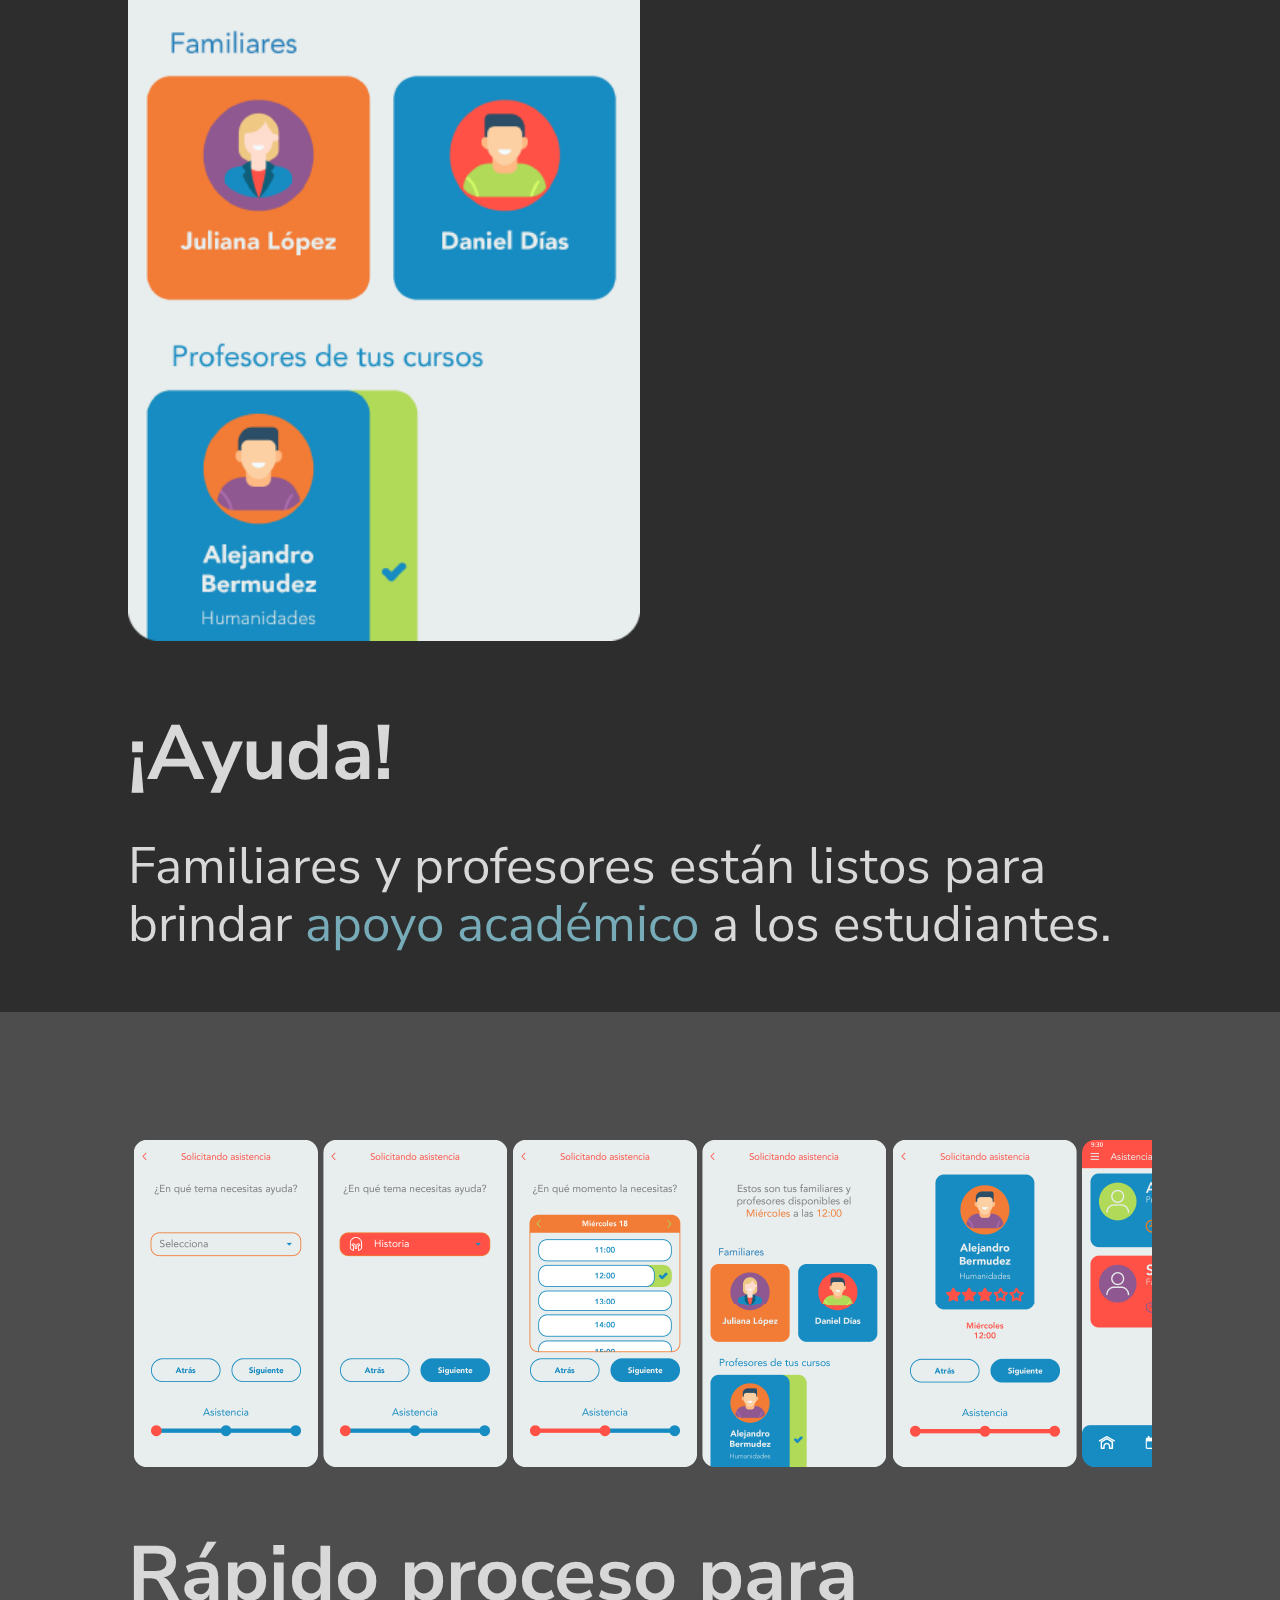
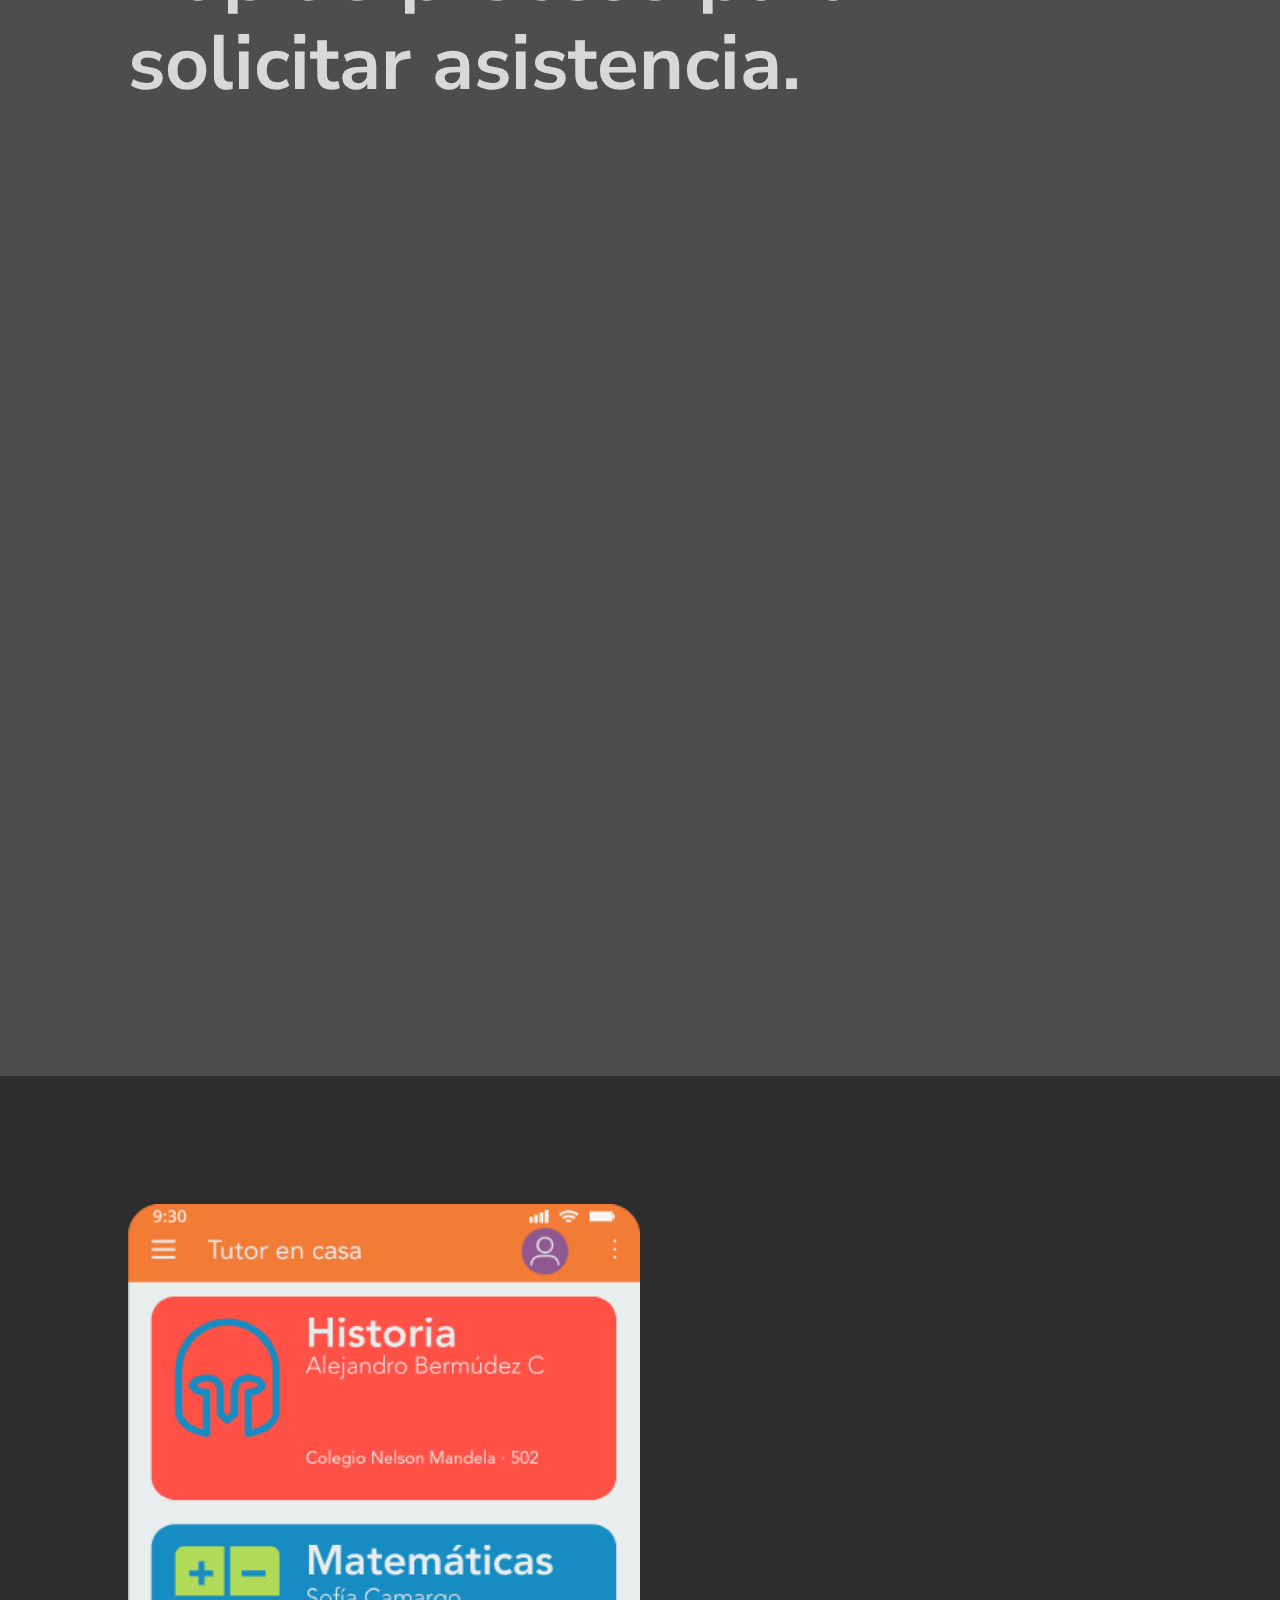
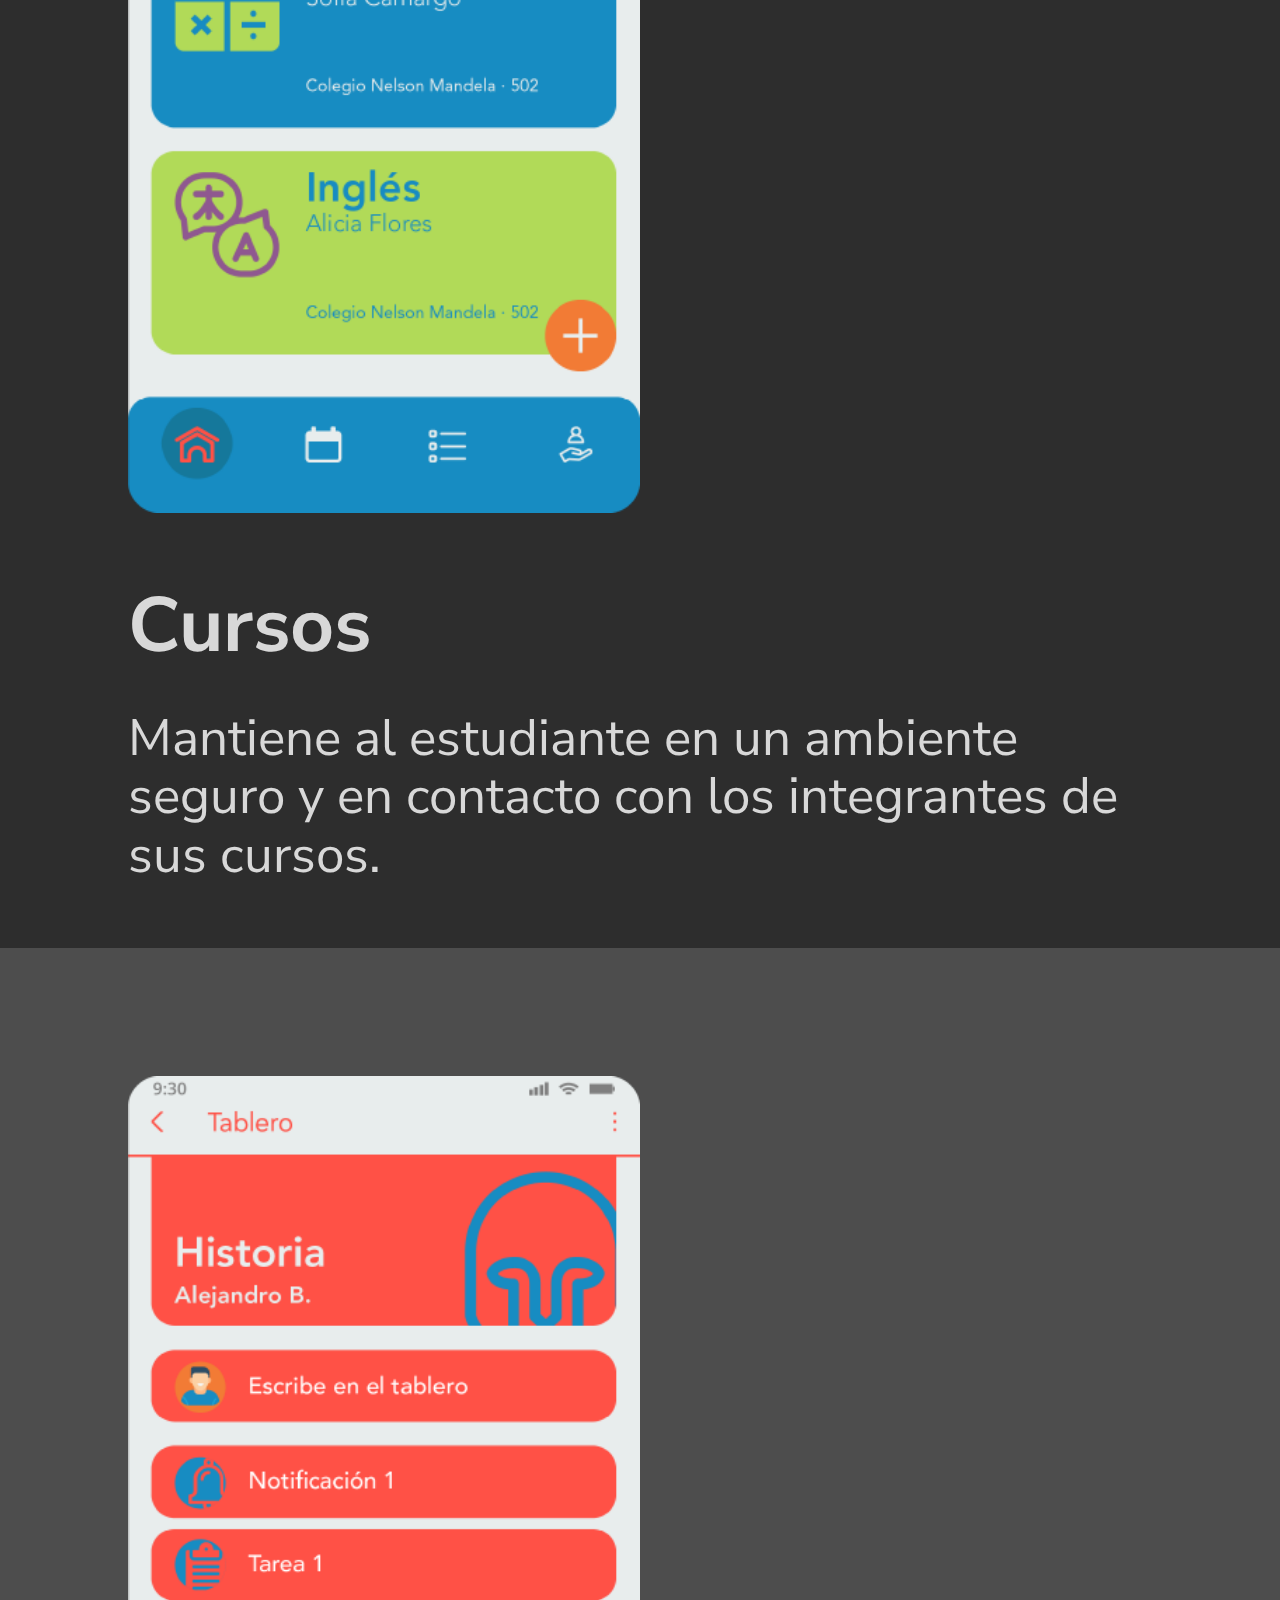
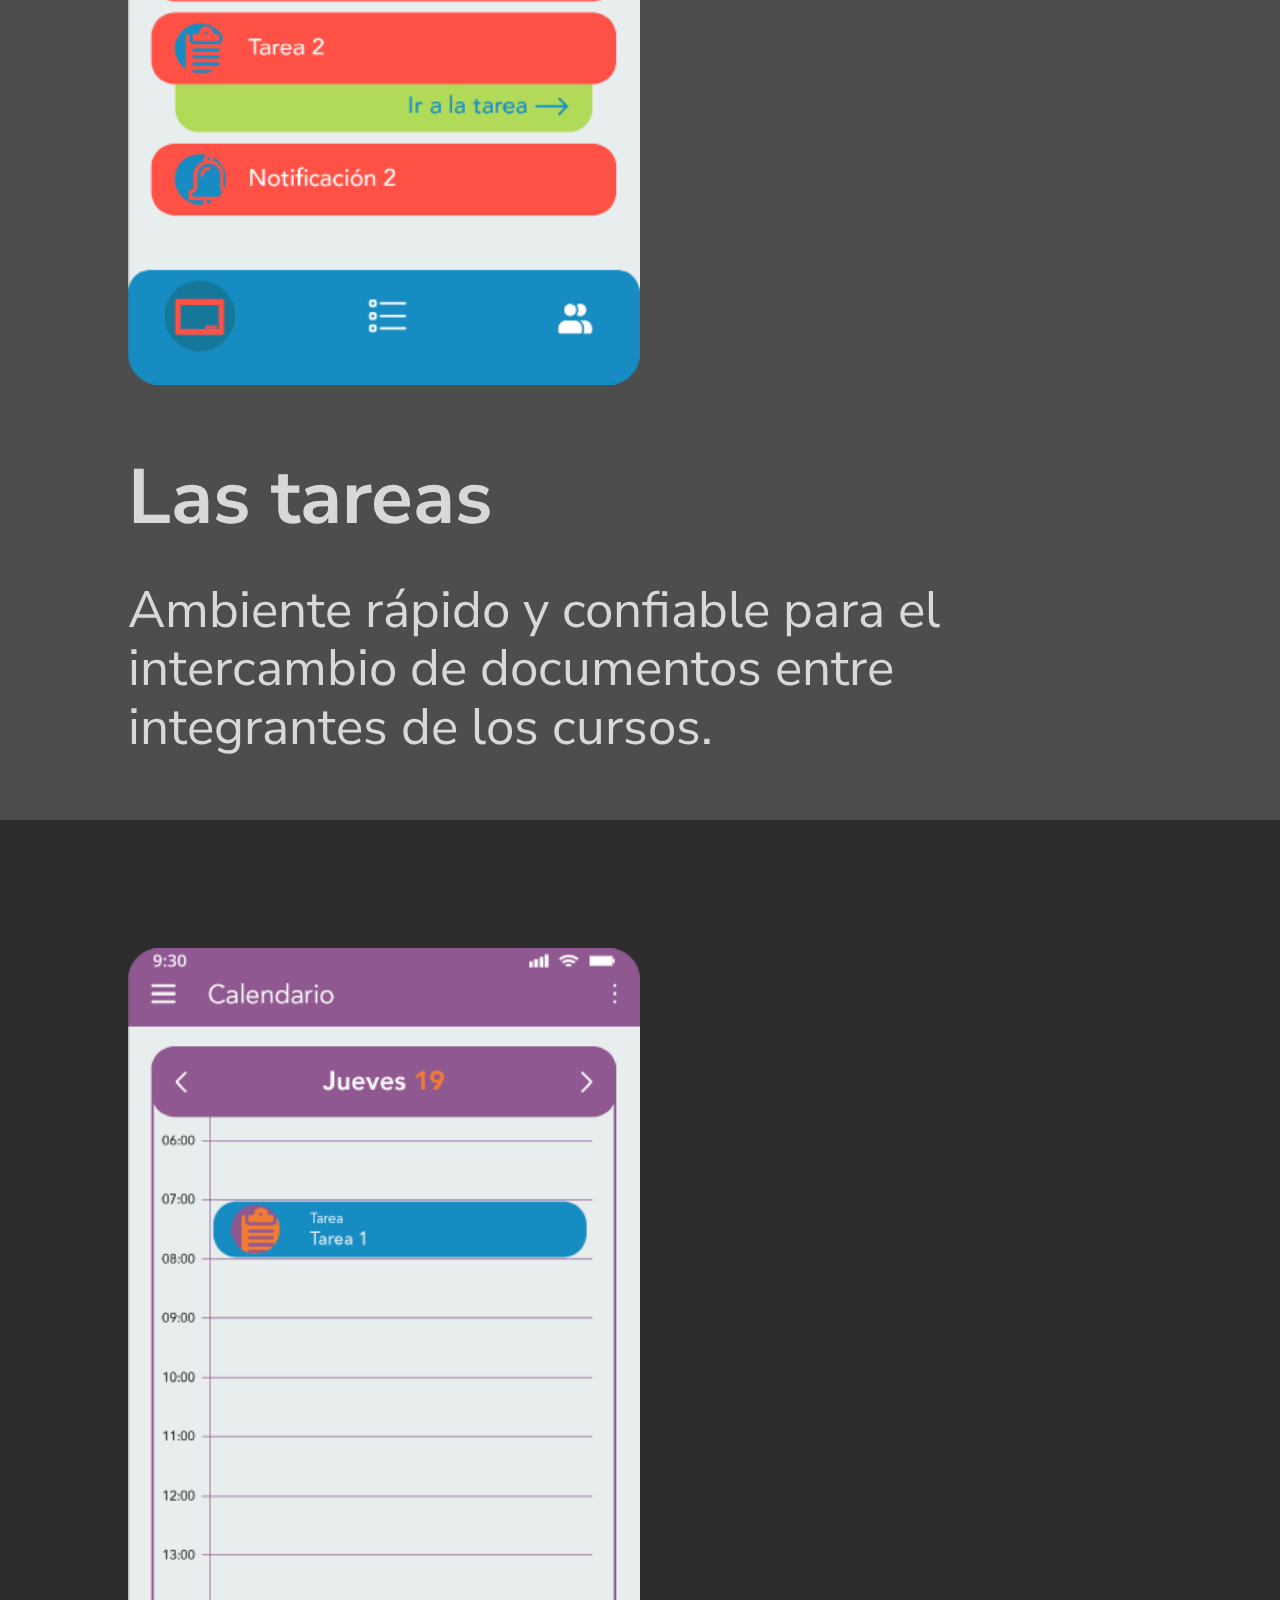
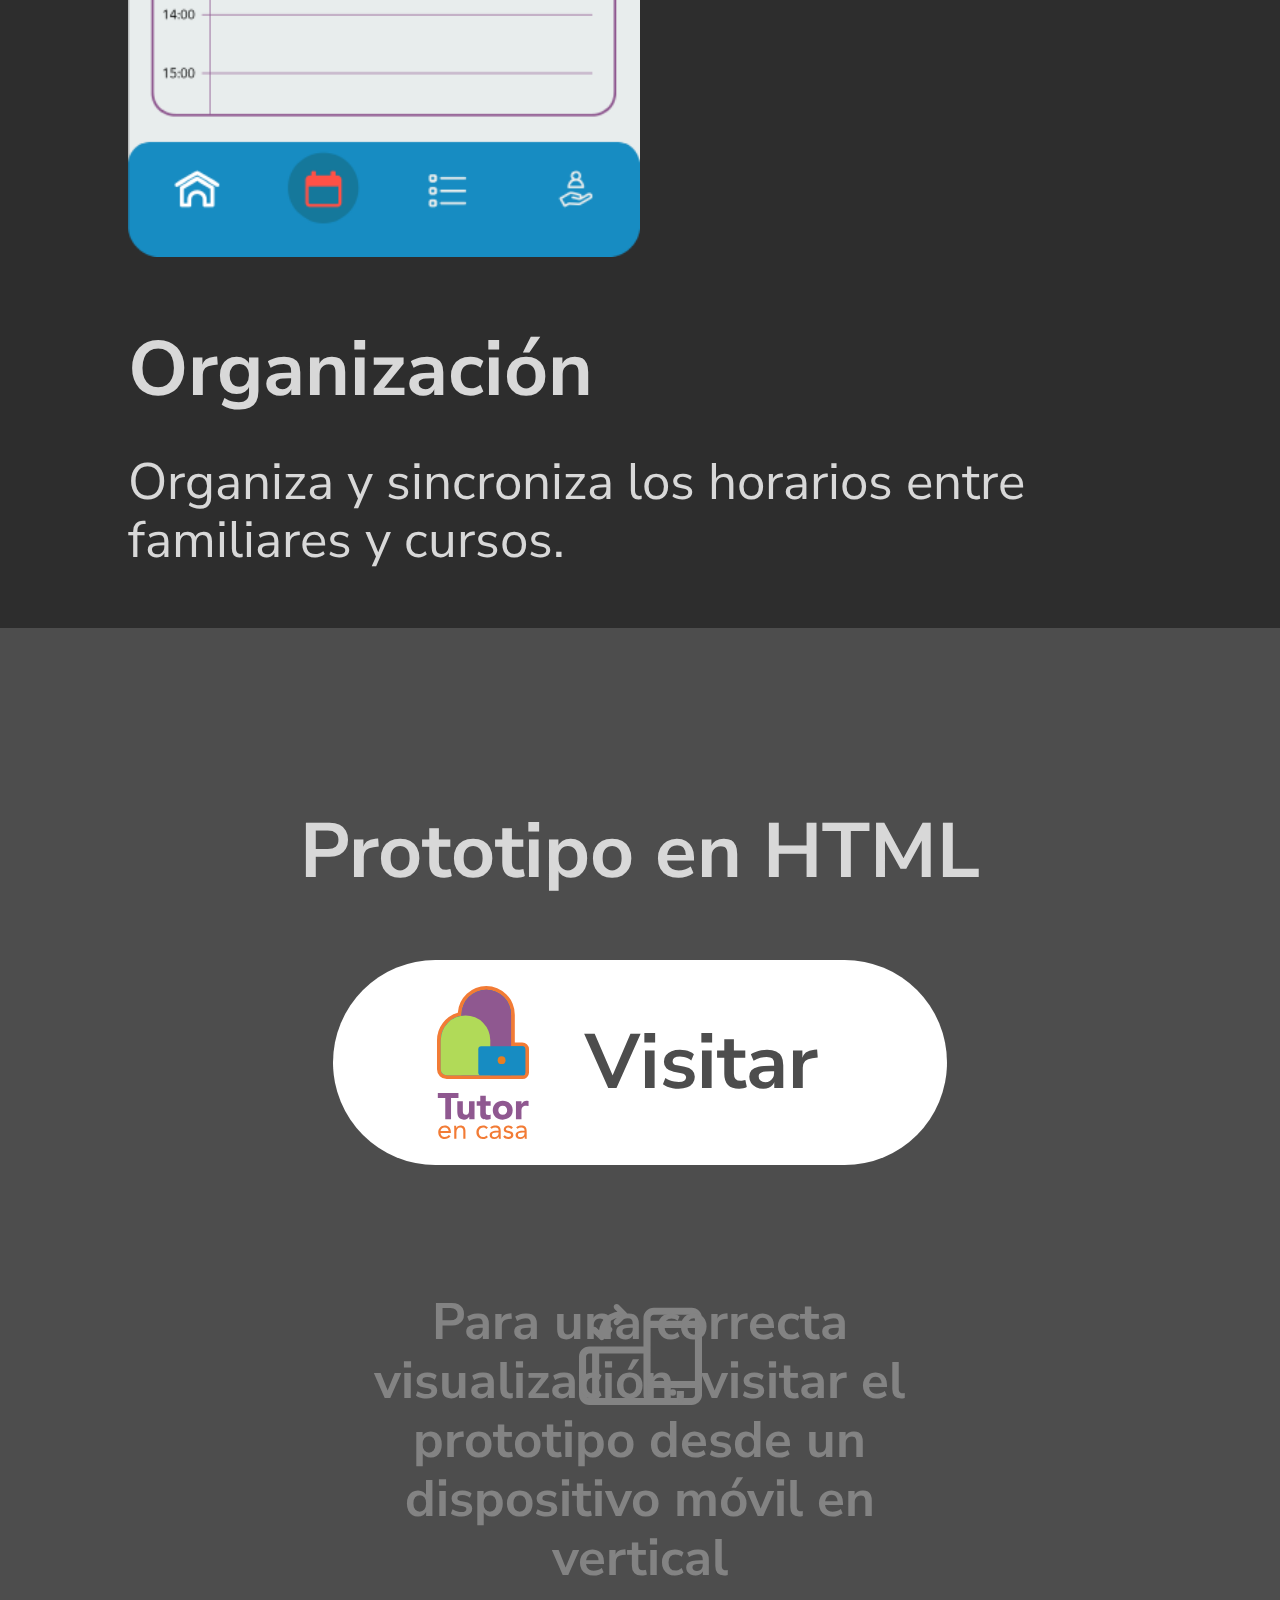
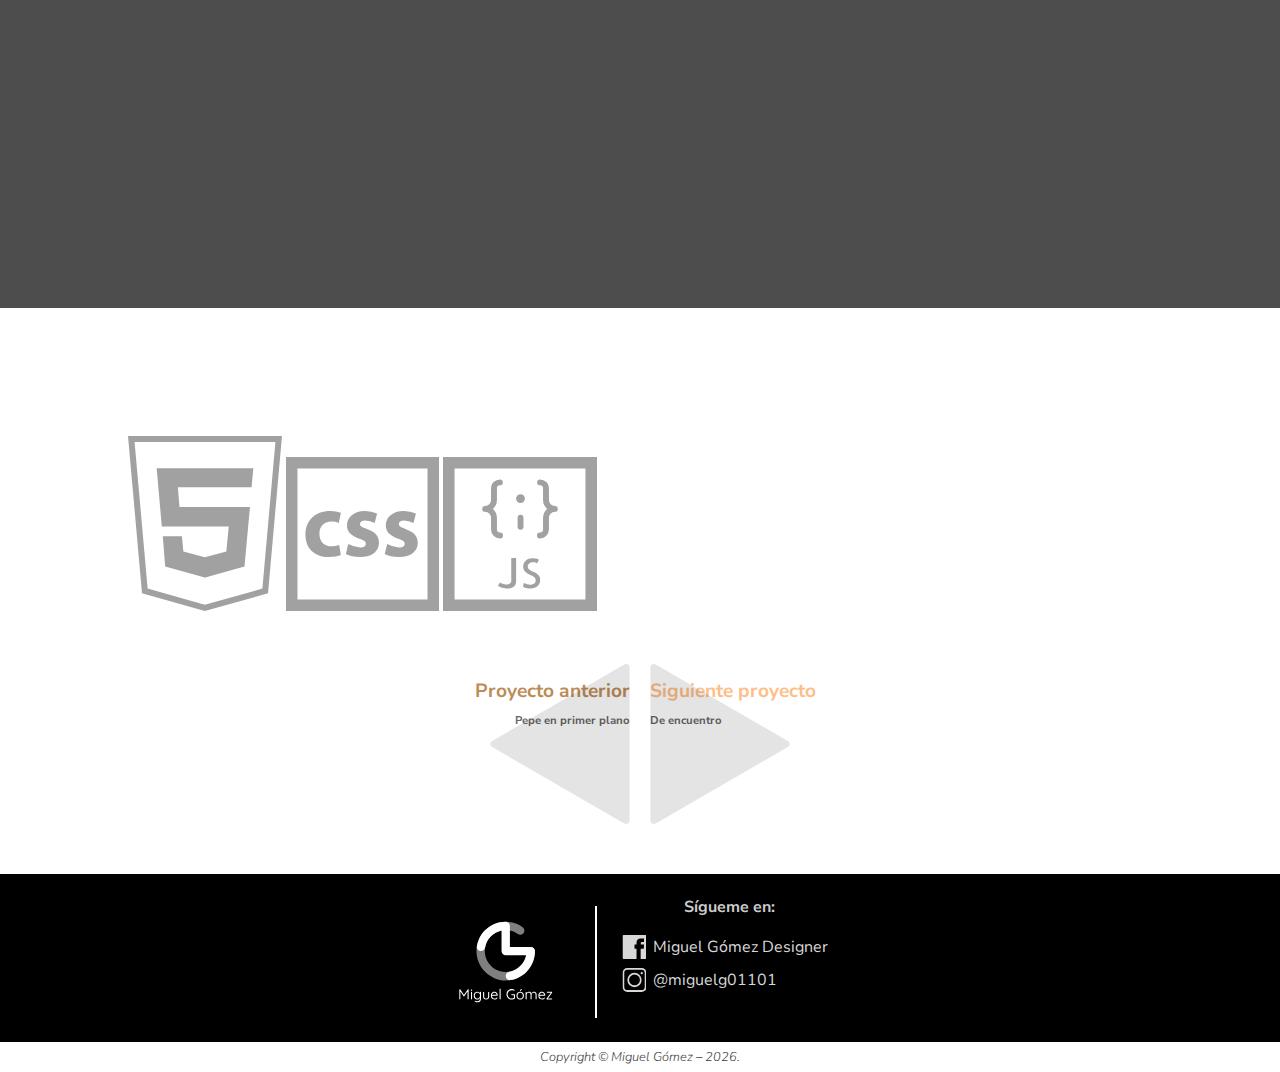
<file: tutor_en_casa.html>
<!doctype html>
<html>
<head>
	<title>Tutor en casa App</title>
	<meta charset="utf-8">
	<meta name="author" content="Miguel Andrés Gómez" />
	<meta name="copyright" content="Miguel Andrés Gómez" />
	<meta name="Description" content="Página principal del portafolio del diseñador Miguel Gómez" lang="es">
	<meta name="Keywords" content="portafolio, 3D, identidad, visual, diseño, modelado, gráfico" lang="es">
	<meta name="viewport" content="width=device-width, user-scalable=no, initial-scale=1.0, maximum-scale=1.0, minimum-scale=1.0">
	<link rel="icon" href="favicon.ico">
	<link href="css/normalize.css" rel="stylesheet" type="text/css">
	<link href="css/styles.css" rel="stylesheet" type="text/css">
	<link rel="preconnect" href="https://fonts.gstatic.com">
	<link href="https://fonts.googleapis.com/css2?family=Nunito+Sans:wght@300;400;700&display=swap" rel="stylesheet">
</head>

<body>
	<header></header>
	
	<main id="description">
		<div class="cont_desc">
			<h2 class="color_emphasisTapp">Tutor en casa App</h2>
			<h3>Agosto - Noviembre 2020</h3>
			<h4>Desarrollo de aplicación web.</h4>
			<p class="description_proyect">La aplicación que coordinará el apoyo a los estudiantes.</p>
		</div>
	</main>
	
	<section id="situacion_tecapp">
		<div class="margin">
			<img src="images/tecapp_situancion.png" alt="app">
			<div class="txt_MB txt_claro">
				<h1>Situación</h1>
				<p>A partir del aislamiento por la pandemia del Covid 19, los colegios en su deber de continuar la educación generan un volumen de trabajos y material audiovisual, que según una encuesta hecha en abril del 2020 dirigida a más de 3.400 estudiantes, el 41% manifestó <span class="color_emphasisTapp">ansiedad y estrés</span>. Se entiende que hace falta una correcta gestión de las tareas en el hogar, y distribución de tiempos para ejecutarlas, y hacer partícipes a cada uno de los miembros de la <span class="color_emphasisTapp">familia</span>, así como definir el tiempo de duración de las unidades de aprendizaje.</p>
			</div>
		</div>
	</section>
	
	<section id="ayuda_tecapp">
		<div class="margin">
			<img src="images/tecapp_ayuda.png" alt="app">
			<div class="txt_MB txt_claro">
				<h1>¡Ayuda!</h1>
				<p>Familiares y profesores están listos para brindar <span class="color_emphasisTapp">apoyo académico</span> a los estudiantes.</p>
			</div>
		</div>
	</section>
	
	<section id="rapido_tecapp">
		<div class="margin">
			<div class="cont_pants">
				<img src="images/tecapp_rapido03.png" alt="App">
				<img src="images/tecapp_rapido02.png" alt="App">
				<img src="images/tecapp_rapido01.png" alt="App">
				<img src="images/tecapp_rapido04.png" alt="App">
				<img src="images/tecapp_rapido05.png" alt="App">
				<img src="images/tecapp_rapido06.png" alt="App">
			</div>
			<div class="gradados">
				<div class="left_g"></div>
				<div class="right_g"></div>
			</div>
			<div class="txt_MB txt_claro">
				<h1>Rápido proceso para solicitar asistencia.</h1>
			</div>
		</div>
	</section>
	
	<section id="cursos_tecapp">
		<div class="margin">
			<img src="images/tecapp_cursos.png" alt="app">
			<div class="txt_MB txt_claro">
				<h1>Cursos</h1>
				<p>Mantiene al estudiante en un ambiente seguro y en contacto con los integrantes de sus cursos.</p>
			</div>
		</div>
	</section>
	
	<section id="tareas_tecapp">
		<div class="margin">
			<img src="images/tecapp_tareas.png" alt="app">
			<div class="txt_MB txt_claro">
				<h1>Las tareas</h1>
				<p>Ambiente rápido y confiable para el intercambio de documentos entre integrantes de los cursos.</p>
			</div>
		</div>
	</section>
	
	<section id="organizacion_tecapp">
		<div class="margin">
			<img src="images/tecapp_organizacion.png" alt="app">
			<div class="txt_MB txt_claro">
				<h1>Organización</h1>
				<p>Organiza y sincroniza los horarios entre familiares y cursos.</p>
			</div>
		</div>
	</section>

	<section id="prototipo_tecapp">
		<div class="margin">
			<h1>Prototipo en HTML</h1>
			<a target="_blank" href="http://tutorencasaapp.miguelgomezdesigner.xyz/">
				<div class="cont">
					<h2>Visitar</h2>
				</div>
			</a>
			<div class="nota_viz">
				<h3>Para una correcta visualización, visitar el prototipo desde un dispositivo móvil en vertical</h3>
			</div>
		</div>
	</section>
	
	
	<section class="programas">
		<div class="margin programas_cont">
			<img src="images/prog_html5.svg" alt="Icono HTML5">
			<img src="images/prog_css.svg" alt="Icono CSS">
			<img src="images/prog_js.svg" alt="Icono Java Script">
		</div>
	</section>

	<section class="nav_proy">
		<a class="ant_proy" href="ppp.html">
			<div class="iz_arr"></div>
			<h5 class="color_emphasisppp">Proyecto anterior</h5>
			<h6>Pepe en primer plano</h6>
		</a>
		<a class="sig_proy" href="de_encuentro.html">
			<div class="der_arr"></div>
			<h5 class="color_emphasisdencuentro">Siguiente proyecto</h5>
			<h6>De encuentro</h6>
		</a>
	</section>
	
	<a href="#topUp"><div id="back_top"></div></a>
	
	<footer></footer>
	<script type="text/javascript" src="js/header-footer.js"></script>
	<script type="text/javascript" src="https://cdnjs.cloudflare.com/ajax/libs/gsap/3.5.1/gsap.min.js">
	</script>
	<script type="text/javascript" src="js/greensock.js"></script>
</body>
</html>
</file>
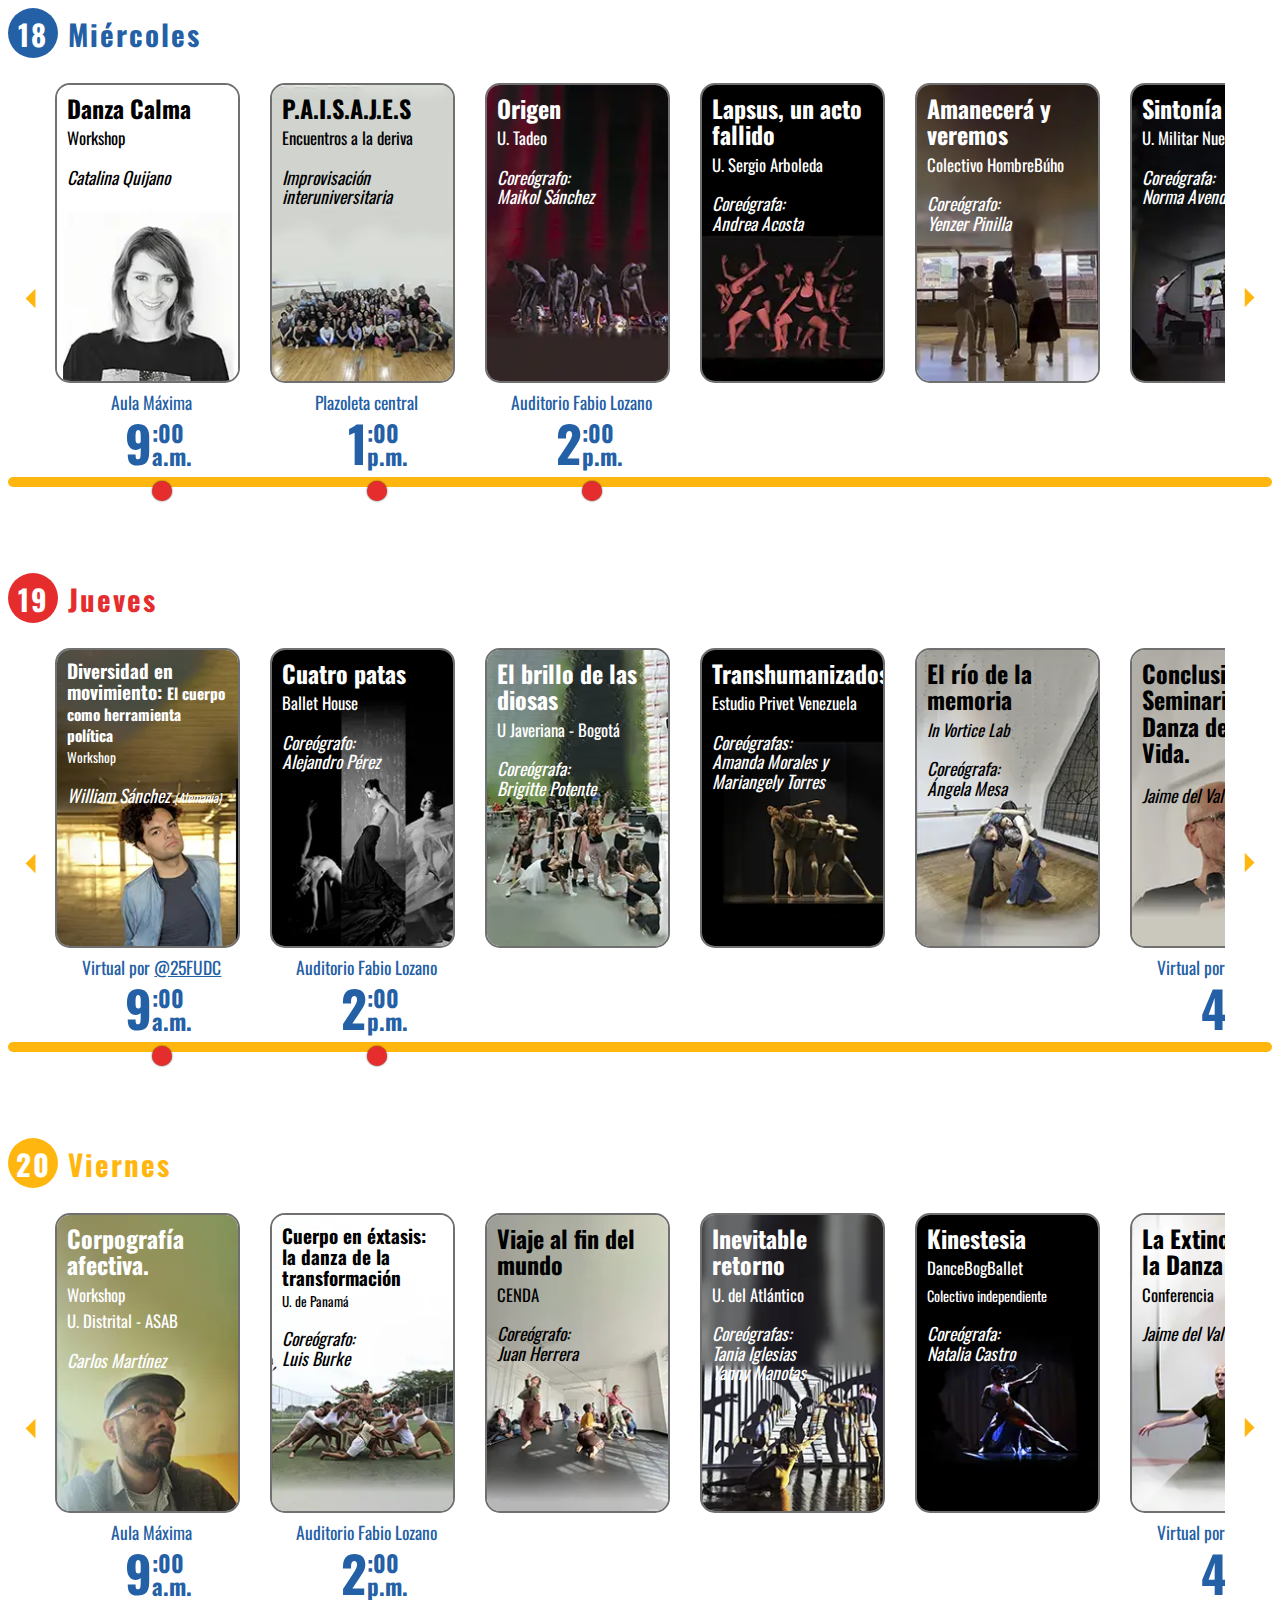
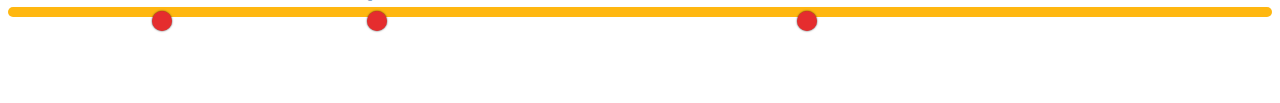
<file: FUDC-25-2023/programacion.html>
<!DOCTYPE html>
<html lang="es">

<head>
    <meta charset="UTF-8">
    <meta name="viewport" content="width=device-width, initial-scale=1.0">
    <link rel="stylesheet" type="text/css" href="styles.css">
    <link rel="stylesheet" href="https://fonts.googleapis.com/css2?family=Oswald&display=swap">
    <title>Document</title>
</head>

<body>
    <div class="titulo-dia">
        <div class="circulo" style="background-color: #2460a5;">
            <span style="color: white;">18</span>
        </div>
        <span style="color: #2460a5;">Miércoles</span>
    </div>

    <div class="barra-container">
        <div class="scroll-container">
            <button id="leftButton1" class="scroll-button scroll-button-left"></button>
            <div id="container1" class="container">
                <div class="box" id="h-09">
                    <div class="border txt-negro">
                        <img src="footage/webp/1.Danza Calma.webp" alt="">
                        <div class="margin">
                            <p class="titulo">Danza Calma<br><span class="n-institucion">Workshop</span></p>
                            <p class="encargado">Catalina Quijano</p>
                        </div>
                    </div>
                    <div class="hora-container">
                        <p class="encargado lugar">Aula Máxima</p>
                        <div class="container-h">
                            <div class="box-h">
                                <div class="hora-n">9</div>
                                <div class="sub-box">
                                    <div>:00</div>
                                    <div>a.m.</div>
                                </div>
                            </div>
                        </div>
                    </div>
                    <div class="circulo-tl"></div>
                </div>
                <div class="box" id="h-13">
                    <div class="border txt-negro">
                        <img src="footage/webp/2.P.A.I.S.A.J.E.S.webp" alt="">
                        <div class="margin">
                            <p class="titulo">P.A.I.S.A.J.E.S <br><span class="n-institucion">Encuentros a la
                                    deriva</span></p>
                            <p class="encargado"> Improvisación interuniversitaria</p>
                        </div>
                    </div>
                    <div class="hora-container">
                        <p class="encargado lugar">Plazoleta central</p>
                        <div class="container-h">
                            <div class="box-h">
                                <div class="hora-n">1</div>
                                <div class="sub-box">
                                    <div>:00</div>
                                    <div>p.m.</div>
                                </div>
                            </div>
                        </div>
                    </div>
                    <div class="circulo-tl"></div>
                </div>
                <div class="box" id="h-14">
                    <div class="border">
                        <img src="footage/webp/3.Origen.webp" alt="">
                        <div class="margin">
                            <p class="titulo">Origen<br><span class="n-institucion">U. Tadeo</span></p>
                            <p class="encargado">Coreógrafo:<br>Maikol Sánchez</p>
                        </div>
                    </div>
                    <div class="hora-container">
                        <p class="encargado lugar">Auditorio Fabio Lozano</p>
                        <div class="container-h">
                            <div class="box-h">
                                <div class="hora-n">2</div>
                                <div class="sub-box">
                                    <div>:00</div>
                                    <div>p.m.</div>
                                </div>
                            </div>
                        </div>
                    </div>
                    <div class="circulo-tl"></div>
                </div>
                <div class="box">
                    <div class="border">
                        <img src="footage/webp/4. Lapsus.webp" alt="">
                        <div class="margin">
                            <p class="titulo">Lapsus, un acto fallido<br><span class="n-institucion">U. Sergio
                                    Arboleda</span></p>
                            <p class="encargado">Coreógrafa:<br>Andrea Acosta</p>
                        </div>
                    </div>
                    <div class="hora-container invisible">
                        <p class="encargado lugar">Auditorio Fabio Lozano</p>
                        <div class="container-h">
                            <div class="box-h">
                                <div class="hora-n">2</div>
                                <div class="sub-box">
                                    <div>:00</div>
                                    <div>p.m.</div>
                                </div>
                            </div>
                        </div>
                    </div>
                    <div class="circulo-tl invisible"></div>
                </div>
                <div class="box">
                    <div class="border">
                        <img src="footage/webp/5. Amanecerá y veremos.webp" alt="">
                        <div class="margin">
                            <p class="titulo">Amanecerá y veremos<br><span class="n-institucion">Colectivo
                                    HombreBúho</span></p>
                            <p class="encargado">Coreógrafo:<br>Yenzer Pinilla </p>
                        </div>
                    </div>
                    <div class="hora-container invisible">
                        <p class="encargado lugar">Auditorio Fabio Lozano</p>
                        <div class="container-h">
                            <div class="box-h">
                                <div class="hora-n">2</div>
                                <div class="sub-box">
                                    <div>:00</div>
                                    <div>p.m.</div>
                                </div>
                            </div>
                        </div>
                    </div>
                    <div class="circulo-tl invisible"></div>
                </div>
                <div class="box">
                    <div class="border">
                        <img src="footage/webp/6. Sintonía.webp" alt="">
                        <div class="margin">
                            <p class="titulo">Sintonía <br><span class="n-institucion">U. Militar Nueva Granada</span></p>
                            <p class="encargado">Coreógrafa:<br>Norma Avendaño</p>
                        </div>
                    </div>
                    <div class="hora-container invisible">
                        <p class="encargado lugar">Auditorio Fabio Lozano</p>
                        <div class="container-h">
                            <div class="box-h">
                                <div class="hora-n">2</div>
                                <div class="sub-box">
                                    <div>:00</div>
                                    <div>p.m.</div>
                                </div>
                            </div>
                        </div>
                    </div>
                    <div class="circulo-tl invisible"></div>
                </div>
                <div class="box" id="h-16">
                    <div class="border">
                        <img src="footage/gif/METACUERPO.gif" alt="">
                        <div class="margin">
                            <p class="titulo">Reflexión académica METACUERPO</p>
                            <p class="encargado">Jaime del Val</p>
                        </div>
                    </div>
                    <div class="hora-container">
                        <p class="encargado lugar">Virtual por <a href="https://www.youtube.com/@25FUDC"
                            target="_blank">@25FUDC</a></p>
                        <div class="container-h">
                            <div class="box-h">
                                <div class="hora-n">4</div>
                                <div class="sub-box">
                                    <div>:00</div>
                                    <div>p.m.</div>
                                </div>
                            </div>
                        </div>
                    </div>
                    <div class="circulo-tl"></div>
                </div>
                <div class="box" id="h-19">
                    <div class="border">
                        <img src="footage/webp/8. Pandora.webp" alt="">
                        <div class="margin">
                            <p class="titulo">Pandora <br><span class="n-institucion">Compañia Psoas Coreolab</span></p>
                            <p class="encargado">Coreógrafo:<br>Charles Vodoz</p>
                        </div>
                    </div>
                    <div class="hora-container">
                        <p class="encargado lugar">Auditorio Fabio Lozano</p>
                        <div class="container-h">
                            <div class="box-h">
                                <div class="hora-n">7</div>
                                <div class="sub-box">
                                    <div>:00</div>
                                    <div>p.m.</div>
                                </div>
                            </div>
                        </div>
                    </div>
                    <div class="circulo-tl"></div>
                </div>
                <div class="box">
                    <div class="border">
                        <img src="footage/webp/9. Incógnito.webp" alt="">
                        <div class="margin">
                            <p class="titulo">Incógnito <br><span class="n-institucion">U. Católica de Colombia</span></p>
                            <p class="encargado">Coreógrafo:<br>María del Pilar Quintero</p>
                        </div>
                    </div>
                    <div class="hora-container invisible">
                        <p class="encargado lugar">Auditorio Fabio Lozano</p>
                        <div class="container-h">
                            <div class="box-h">
                                <div class="hora-n">7</div>
                                <div class="sub-box">
                                    <div>:00</div>
                                    <div>p.m.</div>
                                </div>
                            </div>
                        </div>
                    </div>
                    <div class="circulo-tl invisible"></div>
                </div>
                <div class="box">
                    <div class="border">
                        <img src="footage/webp/10. Ignea.webp" alt="">
                        <div class="margin">
                            <p class="titulo">Ígnea "un renacer en la oscuridad"<br><span class="n-institucion">C. U.
                                    Minuto de Dios</span></p>
                            <p class="encargado mod-encargado">Coreógrafa: Juliana López</p>
                        </div>
                    </div>
                    <div class="hora-container invisible">
                        <p class="encargado lugar">Auditorio Fabio Lozano</p>
                        <div class="container-h">
                            <div class="box-h">
                                <div class="hora-n">7</div>
                                <div class="sub-box">
                                    <div>:00</div>
                                    <div>p.m.</div>
                                </div>
                            </div>
                        </div>
                    </div>
                    <div class="circulo-tl invisible"></div>
                </div>
                <div class="box">
                    <div class="border">
                        <img src="footage/webp/11. Transhumanizados.webp" alt="">
                        <div class="margin">
                            <p class="titulo">Transhumanizados <br><span class="n-institucion">Estudio Privet
                                    Venezuela</span></p>
                            <p class="encargado">Coreógrafas:<br>Amanda Morales y Mariangely Torres</p>
                        </div>
                    </div>
                    <div class="hora-container invisible">
                        <p class="encargado lugar">Auditorio Fabio Lozano</p>
                        <div class="container-h">
                            <div class="box-h">
                                <div class="hora-n">7</div>
                                <div class="sub-box">
                                    <div>:00</div>
                                    <div>p.m.</div>
                                </div>
                            </div>
                        </div>
                    </div>
                    <div class="circulo-tl invisible"></div>
                </div>
                <div class="box">
                    <div class="border">
                        <img src="footage/webp/12. La ética del crecer.gif" alt="">
                        <div class="margin txt-negro">
                            <p class="titulo">La ética de creer <br><span class="n-institucion">U. Distrital -
                                    ASAB</span></p>
                            <p class="encargado">Coreógrafo:<br>Carlos Martínez Medina</p>
                        </div>
                    </div>
                    <div class="hora-container invisible">
                        <p class="encargado lugar">Auditorio Fabio Lozano</p>
                        <div class="container-h">
                            <div class="box-h">
                                <div class="hora-n">7</div>
                                <div class="sub-box">
                                    <div>:00</div>
                                    <div>p.m.</div>
                                </div>
                            </div>
                        </div>
                    </div>
                    <div class="circulo-tl invisible"></div>
                </div>

            </div>
            <button id="rightButton1" class="scroll-button scroll-button-right"></button>
        </div>


        <div class="barra-t"></div>
    </div>


    <div class="titulo-dia">
        <div class="circulo" style="background-color: #e52d2e;">
            <span style="color: white;">19</span>
        </div>
        <span style="color: #e52d2e;">Jueves</span>
    </div>
    <div class="barra-container">
        <div class="scroll-container">
            <button id="leftButton2" class="scroll-button scroll-button-left"></button>
            <div id="container2" class="container">
                <div class="box" id="h-09">
                    <div class="border">
                        <img src="footage/webp/1. Diversidad del Movimiento.webp" alt="">
                        <div class="margin">
                            <p class="titulo mod-titulo">Diversidad en movimiento: <span style="font-size: .8em;">El cuerpo como herramienta política</span> <br><span class="n-institucion">Workshop</span></p>
                            <p class="encargado">William Sánchez <span style="font-size: .7em;">(Alemania)</span></p>
                        </div>
                    </div>
                    <div class="hora-container">
                        <p class="encargado lugar">Virtual por <a href="https://www.youtube.com/@25FUDC"
                                target="_blank">@25FUDC</a></p>
                        <div class="container-h">
                            <div class="box-h">
                                <div class="hora-n">9</div>
                                <div class="sub-box">
                                    <div>:00</div>
                                    <div>a.m.</div>
                                </div>
                            </div>
                        </div>
                    </div>
                    <div class="circulo-tl"></div>
                </div>
                <div class="box" id="h-14">
                    <div class="border">
                        <img src="footage/webp/2. CuatroPatas.webp" alt="">
                        <div class="margin">
                            <p class="titulo">Cuatro patas<br><span class="n-institucion">Ballet
                                    House</span></p>
                            <p class="encargado">Coreógrafo:<br>Alejandro Pérez</p>
                        </div>
                    </div>
                    <div class="hora-container">
                        <p class="encargado lugar">Auditorio Fabio Lozano</p>
                        <div class="container-h">
                            <div class="box-h">
                                <div class="hora-n">2</div>
                                <div class="sub-box">
                                    <div>:00</div>
                                    <div>p.m.</div>
                                </div>
                            </div>
                        </div>
                    </div>
                    <div class="circulo-tl"></div>
                </div>
                <div class="box">
                    <div class="border">
                        <img src="footage/webp/3. El brillo de las diosas.webp" alt="">
                        <div class="margin">
                            <p class="titulo">El brillo de las diosas <br><span class="n-institucion">U Javeriana - Bogotá</span>
                            </p>
                            <p class="encargado">Coreógrafa:<br>Brigitte Potente</p>
                        </div>
                    </div>
                    <div class="hora-container invisible">
                        <p class="encargado lugar">Auditorio Fabio Lozano</p>
                        <div class="container-h">
                            <div class="box-h">
                                <div class="hora-n">2</div>
                                <div class="sub-box">
                                    <div>:00</div>
                                    <div>p.m.</div>
                                </div>
                            </div>
                        </div>
                    </div>
                    <div class="circulo-tl invisible"></div>
                </div>
                <div class="box">
                    <div class="border">
                        <img src="footage/webp/11. Transhumanizados.webp" alt="">
                        <div class="margin">
                            <p class="titulo">Transhumanizados <br><span class="n-institucion">Estudio Privet
                                    Venezuela</span></p>
                            <p class="encargado">Coreógrafas:<br>Amanda Morales y Mariangely Torres</p>
                        </div>
                    </div>
                    <div class="hora-container invisible">
                        <p class="encargado lugar">Auditorio Fabio Lozano</p>
                        <div class="container-h">
                            <div class="box-h">
                                <div class="hora-n">2</div>
                                <div class="sub-box">
                                    <div>:00</div>
                                    <div>p.m.</div>
                                </div>
                            </div>
                        </div>
                    </div>
                    <div class="circulo-tl invisible"></div>
                </div>
                <div class="box">
                    <div class="border">
                        <img src="footage/webp/5. El río de la memoria.webp" alt="">
                        <div class="margin txt-negro">
                            <p class="titulo">El río de la memoria <br><span style="font-style: italic;" class="n-institucion">In Vortice Lab</span>
                            </p>
                            <p class="encargado">Coreógrafa:<br>Ángela Mesa</p>
                        </div>
                    </div>
                    <div class="hora-container invisible">
                        <p class="encargado lugar">Auditorio Fabio Lozano</p>
                        <div class="container-h">
                            <div class="box-h">
                                <div class="hora-n">2</div>
                                <div class="sub-box">
                                    <div>:00</div>
                                    <div>p.m.</div>
                                </div>
                            </div>
                        </div>
                    </div>
                    <div class="circulo-tl invisible"></div>
                </div>
                <div class="box" id="h-16">
                    <div class="border">
                        <img src="footage/webp/6. La Danza de la Vida.webp" alt="">
                        <div class="margin txt-negro">
                            <p class="titulo">Conclusiones Seminario La Danza de la Vida.</p>
                            <p class="encargado">Jaime del Val</p>
                        </div>
                    </div>
                    <div class="hora-container">
                        <p class="encargado lugar">Virtual por <a href="https://www.youtube.com/@25FUDC"
                            target="_blank">@25FUDC</a></p>
                        <div class="container-h">
                            <div class="box-h">
                                <div class="hora-n">4</div>
                                <div class="sub-box">
                                    <div>:00</div>
                                    <div>p.m.</div>
                                </div>
                            </div>
                        </div>
                    </div>
                    <div class="circulo-tl"></div>
                </div>
                <div class="box" id="h-19">
                    <div class="border">
                        <img src="footage/webp/7. Fue él..webp" alt="">
                        <div class="margin">
                            <p class="titulo mod-titulo">Fue él: Crónica de una muerte anunciada <br><span
                                    class="n-institucion">U. del Valle - Cali</span></p>
                            <p class="encargado">Coreógrafo:<br>Eder Montaño</p>
                        </div>
                    </div>
                    <div class="hora-container">
                        <p class="encargado lugar">Auditorio Fabio Lozano</p>
                        <div class="container-h">
                            <div class="box-h">
                                <div class="hora-n">7</div>
                                <div class="sub-box">
                                    <div>:00</div>
                                    <div>p.m.</div>
                                </div>
                            </div>
                        </div>
                    </div>
                    <div class="circulo-tl"></div>
                </div>
                <div class="box">
                    <div class="border">
                        <img src="footage/webp/8. La Condena.webp" alt="">
                        <div class="margin">
                            <p class="titulo">La condena <br><span class="n-institucion">U. Javeriana - Bogotá</span></p>
                            <p class="encargado">Coreógrafos:<br>Juliana Atuesta<br>Isaac Barbosa</p>
                        </div>
                    </div>
                    <div class="hora-container invisible">
                        <p class="encargado lugar">Auditorio Fabio Lozano</p>
                        <div class="container-h">
                            <div class="box-h">
                                <div class="hora-n">7</div>
                                <div class="sub-box">
                                    <div>:00</div>
                                    <div>p.m.</div>
                                </div>
                            </div>
                        </div>
                    </div>
                    <div class="circulo-tl invisible"></div>
                </div>
                <div class="box">
                    <div class="border">
                        <img src="footage/webp/9. Poemario Sur.webp" alt="">
                        <div class="margin">
                            <p class="titulo">Poemario sur <br><span class="n-institucion">U. Autónoma de Occidente -
                                    Cali</span></p>
                            <p class="encargado">Coreógrafa:<br>Yaneth Mesías</p>
                        </div>
                    </div>
                    <div class="hora-container invisible">
                        <p class="encargado lugar">Auditorio Fabio Lozano</p>
                        <div class="container-h">
                            <div class="box-h">
                                <div class="hora-n">7</div>
                                <div class="sub-box">
                                    <div>:00</div>
                                    <div>p.m.</div>
                                </div>
                            </div>
                        </div>
                    </div>
                    <div class="circulo-tl invisible"></div>
                </div>
                <div class="box">
                    <div class="border">
                        <img src="footage/webp/10. Tierra de fortuna.webp" alt="">
                        <div class="margin">
                            <p class="titulo">Tierra de fortuna: <span class="n-institucion">Kalamo Danza<br>Compañía
                                    independiente</span></p>
                            <p class="encargado">Coreógrafo:<br>Edgar Laiseca</p>
                        </div>
                    </div>
                    <div class="hora-container invisible">
                        <p class="encargado lugar">Auditorio Fabio Lozano</p>
                        <div class="container-h">
                            <div class="box-h">
                                <div class="hora-n">7</div>
                                <div class="sub-box">
                                    <div>:00</div>
                                    <div>p.m.</div>
                                </div>
                            </div>
                        </div>
                    </div>
                    <div class="circulo-tl invisible"></div>
                </div>
                <div class="box">
                    <div class="border">
                        <img src="footage/webp/11. Soy 2.webp" alt="">
                        <div class="margin">
                            <p class="titulo">Soy 2. <br><span class="n-institucion">U. El Bosque</span></p>
                            <p class="encargado">Coreógrafos:<br>Mónica Osma. John Ossa. María José Sastre</p>
                        </div>
                    </div>
                    <div class="hora-container invisible">
                        <p class="encargado lugar">Auditorio Fabio Lozano</p>
                        <div class="container-h">
                            <div class="box-h">
                                <div class="hora-n">7</div>
                                <div class="sub-box">
                                    <div>:00</div>
                                    <div>p.m.</div>
                                </div>
                            </div>
                        </div>
                    </div>
                    <div class="circulo-tl invisible"></div>
                </div>
            </div>
            <button id="rightButton2" class="scroll-button scroll-button-right"></button>
        </div>
        <div class="barra-t"></div>
    </div>

    <div class="titulo-dia">
        <div class="circulo" style="background-color: #FFB710;">
            <span style="color: white;">20</span>
        </div>
        <span style="color: #FFB710;">Viernes</span>
    </div>
    <div class="barra-container">
        <div class="scroll-container">
            <button id="leftButton3" class="scroll-button scroll-button-left"></button>
            <div id="container3" class="container">
                <div class="box" id="h-09">
                    <div class="border">
                        <img src="footage/webp/1. Corpografía afectiva.webp" alt="">
                        <div class="margin">
                            <p class="titulo">Corpografía afectiva.<span class="n-institucion"><br>Workshop<br>U.
                                    Distrital - ASAB</span></p>
                            <p class="encargado">Carlos Martínez</p>
                        </div>
                    </div>
                    <div class="hora-container">
                        <p class="encargado lugar">Aula Máxima</p>
                        <div class="container-h">
                            <div class="box-h">
                                <div class="hora-n">9</div>
                                <div class="sub-box">
                                    <div>:00</div>
                                    <div>a.m.</div>
                                </div>
                            </div>
                        </div>
                    </div>
                    <div class="circulo-tl"></div>
                </div>
                <div class="box" id="h-14">
                    <div class="border">
                        <img src="footage/webp/2. Cuerpo en éxtasis.webp" alt="">
                        <div class="margin txt-negro">
                            <p class="titulo mod-titulo">Cuerpo en éxtasis: la danza de la transformación <br><span
                                    class="n-institucion">U. de Panamá</span></p>
                            <p class="encargado">Coreógrafo:<br>Luis Burke</p>
                        </div>
                    </div>
                    <div class="hora-container">
                        <p class="encargado lugar">Auditorio Fabio Lozano</p>
                        <div class="container-h">
                            <div class="box-h">
                                <div class="hora-n">2</div>
                                <div class="sub-box">
                                    <div>:00</div>
                                    <div>p.m.</div>
                                </div>
                            </div>
                        </div>
                    </div>
                    <div class="circulo-tl"></div>
                </div>
                <div class="box">
                    <div class="border">
                        <img src="footage/webp/3. Viaje al fin del mundo.webp" alt="">
                        <div class="margin txt-negro">
                            <p class="titulo">Viaje al fin del mundo <br><span class="n-institucion">CENDA</span></p>
                            <p class="encargado">Coreógrafo:<br>Juan Herrera</p>
                        </div>
                    </div>
                    <div class="hora-container invisible">
                        <p class="encargado lugar">Auditorio Fabio Lozano</p>
                        <div class="container-h">
                            <div class="box-h">
                                <div class="hora-n">2</div>
                                <div class="sub-box">
                                    <div>:00</div>
                                    <div>p.m.</div>
                                </div>
                            </div>
                        </div>
                    </div>
                    <div class="circulo-tl invisible"></div>
                </div>
                <div class="box">
                    <div class="border">
                        <img src="footage/webp/4.Inebitable retorno.webp" alt="">
                        <div class="margin">
                            <p class="titulo">Inevitable retorno <br><span class="n-institucion">U. del Atlántico</span></p>
                            <p class="encargado">Coreógrafas:<br>Tania Iglesias<br>Yanny Manotas</p>
                        </div>
                    </div>
                    <div class="hora-container invisible">
                        <p class="encargado lugar">Auditorio Fabio Lozano</p>
                        <div class="container-h">
                            <div class="box-h">
                                <div class="hora-n">2</div>
                                <div class="sub-box">
                                    <div>:00</div>
                                    <div>p.m.</div>
                                </div>
                            </div>
                        </div>
                    </div>
                    <div class="circulo-tl"></div>
                </div>
                <div class="box">
                    <div class="border">
                        <img src="footage/webp/5. Kinestesia.webp" alt="">
                        <div class="margin">
                            <p class="titulo">Kinestesia <br><span class="n-institucion">DanceBogBallet<br><span style="font-size: .85em;">Colectivo independiente</span></span></p>
                            <p class="encargado">Coreógrafa:<br>Natalia Castro</p>
                        </div>
                    </div>
                    <div class="hora-container invisible">
                        <p class="encargado lugar">Auditorio Fabio Lozano</p>
                        <div class="container-h">
                            <div class="box-h">
                                <div class="hora-n">2</div>
                                <div class="sub-box">
                                    <div>:00</div>
                                    <div>p.m.</div>
                                </div>
                            </div>
                        </div>
                    </div>
                    <div class="circulo-tl invisible"></div>
                </div>
                <div class="box" id="h-16">
                    <div class="border">
                        <img src="footage/webp/6. La extinción de la danza.webp" alt="">
                        <div class="margin txt-negro">
                            <p class="titulo">La Extinción de la Danza<br><span class="n-institucion">Conferencia</span></p>
                            <p class="encargado">Jaime del Val (España)</p>
                        </div>
                    </div>
                    <div class="hora-container">
                        <p class="encargado lugar">Virtual por <a href="https://www.youtube.com/@25FUDC"
                                target="_blank">@25FUDC</a></p>
                        <div class="container-h">
                            <div class="box-h">
                                <div class="hora-n">4</div>
                                <div class="sub-box">
                                    <div>:00</div>
                                    <div>p.m.</div>
                                </div>
                            </div>
                        </div>
                    </div>
                    <div class="circulo-tl"></div>
                </div>

                <div class="box" id="h-19">
                    <div class="border">
                        <img src="footage/webp/7. El retorno de las aves.webp" alt="">
                        <div class="margin">
                            <p class="titulo mod-titulo">El retorno de las aves: <span style="font-size: .9em;">imaginarios del porvenir.</span><br><span class="n-institucion">U. del Atlántico</span></p>
                            <p class="encargado">Coreógrafa:<br>Ana Milena Navarro</p>
                        </div>
                    </div>
                    <div class="hora-container">
                        <p class="encargado lugar">Auditorio Fabio Lozano</p>
                        <div class="container-h">
                            <div class="box-h">
                                <div class="hora-n">7</div>
                                <div class="sub-box">
                                    <div>:00</div>
                                    <div>p.m.</div>
                                </div>
                            </div>
                        </div>
                    </div>
                    <div class="circulo-tl"></div>
                </div>
                <div class="box">
                    <div class="border">
                        <img src="footage/webp/8. Osmosis.webp" alt="">
                        <div class="margin">
                            <p class="titulo">Ósmosis <br><span class="n-institucion">Javeriana de Cali</span></p>
                            <p class="encargado">Coreógrafa:<br>Irene García</p>
                        </div>
                    </div>
                    <div class="hora-container invisible">
                        <p class="encargado lugar">Auditorio Fabio Lozano</p>
                        <div class="container-h">
                            <div class="box-h">
                                <div class="hora-n">7</div>
                                <div class="sub-box">
                                    <div>:00</div>
                                    <div>p.m.</div>
                                </div>
                            </div>
                        </div>
                    </div>
                    <div class="circulo-tl invisible"></div>
                </div>
                <div class="box">
                    <div class="border">
                        <img src="footage/webp/9. Entrelazos.webp" alt="">
                        <div class="margin">
                            <p class="titulo">Entrelazos. <br><span class="n-institucion">Colegio Andino UNCOLI</span>
                            </p>
                            <p class="encargado">Coreógrafa:<br>Verónica Esteban</p>
                        </div>
                    </div>
                    <div class="hora-container invisible">
                        <p class="encargado lugar">Auditorio Fabio Lozano</p>
                        <div class="container-h">
                            <div class="box-h">
                                <div class="hora-n">7</div>
                                <div class="sub-box">
                                    <div>:00</div>
                                    <div>p.m.</div>
                                </div>
                            </div>
                        </div>
                    </div>
                    <div class="circulo-tl invisible"></div>
                </div>
                <div class="box">
                    <div class="border">
                        <img src="footage/webp/10. Bajo mi sombra vivo.webp" alt="">
                        <div class="margin">
                            <p class="titulo mod-titulo">Bajo mi sombra vivo <br><span class="n-institucion">Colegio
                                    Campoalegre UNCOL</span></p>
                            <p class="encargado">Coreógrafos:<br>Zoraida Giraldo<br>Fredy Bernal</p>
                        </div>
                    </div>
                    <div class="hora-container invisible">
                        <p class="encargado lugar">Auditorio Fabio Lozano</p>
                        <div class="container-h">
                            <div class="box-h">
                                <div class="hora-n">7</div>
                                <div class="sub-box">
                                    <div>:00</div>
                                    <div>p.m.</div>
                                </div>
                            </div>
                        </div>
                    </div>
                    <div class="circulo-tl invisible"></div>
                </div>
                <div class="box">
                    <div class="border">
                        <img src="footage/webp/Desde-mi-frenesi.webp" alt="">
                        <div class="margin">
                            <p class="titulo mod-titulo">Desde mi frenesí <br><span class="n-institucion">U. ICESI (Cali)</span></p>
                            <p class="encargado">Coreógrafa:<br>Angelly Betancourt</p>
                        </div>
                    </div>
                    <div class="hora-container invisible">
                        <p class="encargado lugar">Auditorio Fabio Lozano</p>
                        <div class="container-h">
                            <div class="box-h">
                                <div class="hora-n">7</div>
                                <div class="sub-box">
                                    <div>:00</div>
                                    <div>p.m.</div>
                                </div>
                            </div>
                        </div>
                    </div>
                    <div class="circulo-tl invisible"></div>
                </div>
            </div>
            <button id="rightButton3" class="scroll-button scroll-button-right"></button>
        </div>
        <div class="barra-t"></div>
    </div>
    <script src="main.js"></script>
</body>

</html>
</file>
<file: css/styles.css>
:root{
	--colorHanyu: #c6413a;
	--colorPlazoleta: #f5911e;
	--colorMorral: #009cbd;
	--colorSUTEX: #2fb54e;
	--color1810: #a39500;
	--colorPepe: #bd8c56;
	--colorTutorApp: #76abb7;
	--colorDeEncuentro: #febe89;
}

*{
	margin: 0;
	padding: 0;
	list-style-type: none;
	font-family: 'Nunito Sans', sans-serif;
	text-decoration: none;
}
*::-webkit-scrollbar{
	width: 6px;
	position: fixed;
	left: 0;
	top: 0;
}
*::-webkit-scrollbar-thumb{
	background-color: #888;
}
html{
	scroll-behavior: smooth;
}

body{
	background-color: #2d2d2d;
	overflow-y:scroll;
	overflow-x: hidden;
}



/*
HEADER
*/
.hr{
	height: 2px;
	width: 100vw;
	background-color: white;
}

.contenedor_logo{
	position: relative;
	width: 100vw;
	height: 17vw;
	background-color: black;
}
	.contenedor_logo img{
		position: absolute;
		width: 30vw;
		transform: translateY(-50%);
		top: 50%;
		left: 5vw;
	}
header{
	z-index: 9001;
	position: sticky;
	top: 0px;
}
.menu_bar ul{
	position: relative;
	width: 100vw;
	height: 15vw;
	background-color: #cccccc;
}
	.menu_bar ul li{
		position: absolute;
		display: inline;
		margin-left: 5vw;
		transform: translateY(-50%);
		top: 50%;
	}
	.menu_bar ul li:nth-child(2){
		left: 40vw;
	}
		.menu_bar ul li a{
			color: #2d2d2d;
			font-size: 5vw;
			font-weight: 400;
			text-transform: uppercase;
		}

	#link_facebook{
		position: absolute;
		right: 15vw;
		transform: translateY(-50%);
		top: 50%;
	}
	#link_instagram{
		position: absolute;
		right: 5vw;
		transform: translateY(-50%);
		top: 50%;
	}
		#facebook_icon_h, #instagram_icon_h{
			width: 5vw;
			height: 5vw;
			transition: 0.2s;
			background-size: contain;
			background-repeat: no-repeat;
			background-position: center;
		}
		#facebook_icon_h{
			background-image: url("../images/_btnfacebook_n.svg");
		}	
		#instagram_icon_h{
			background-image: url("../images/_btninstagram_n.svg");
		}
		#facebook_icon_h:active{
			transition: 0.2s;
			background-image: url("../images/facebook_btn.svg");
		}	
		#instagram_icon_h:active{
			transition: 0.2s;
			background-image: url("../images/instagram_btn.svg");
		}


/*
BTN TOP
*/
#back_top{
	left: 10px;
	height: 50px;
	width: 50px;
	background-color: #d8d8d8;
	border-radius: 25px;
	background-image: url("../images/flecha-hacia-arriba.svg");
	background-repeat: repeat-y;
	background-size: 60%;
	background-position: center;
	position: fixed;
	bottom: 10px;
	box-shadow: 0px 0px 3px 3px rgba(0, 0, 0, 0.075);
	z-index: 9000;
}
#back_top:active{
	transition: 0.2s;
	background-color: #838383;
	background-position: 50% -200%;
}

/*
SALUDO
*/
#bienvenida{
	position: relative;
	width: 100vw;
	background-color: white;
}
.margin_b{
	position: relative;
	width: 80%;
	height: 100%;
	margin: auto;
	padding: 50px 0;
	display: flex;
	flex-direction: column;
}
	.img_b{
		background-color: rgba(0, 0, 0, 0);
		height: 100px;
		width: 80%;
		margin: auto;
		
	}
	.cont_wel{
		width: 80vw;
		color: #2d2d2d;
	}
		.cont_wel h2{
			font-size: 10vw;
			text-transform: uppercase;
			font-weight: 700;
			margin-bottom: 5vw;
		}
		.cont_wel p{
			font-size: 4vw;
			font-weight: 400;
			margin-bottom: 5vw;
		}

/*
MI TRABAJO
*/
#mi_trabajo{
	position: relative;
	height: 970vw;
	background-color: #ccc;
	
}
	.vent_txt{
		position:absolute;
		left: 0;
		top: 0;
		width: 10vw;
		height: 100%;
		background-attachment: fixed;
		background-repeat: no-repeat;
		background-position: 5vw 50%;
		background-image: url("../images/mitrabajo_txt.svg");
		background-size: 5vw;
	}
	.cont_cardsw{
		position: absolute;
		right: 0;
		top: 0;
		width: 90vw;
		height: 100%;
	}
		.card{
			position: relative;
			background-color: white;
			transform: translateX(-50%) translateY(10vw);
			left: 50%;
			width: 75vw;
			height: 110vw;
			margin-bottom: 10vw;
		}
		.card:first-child{
			top: 0vw;
		}
		/* .card:active{
			width: 73vw;
			height: 68vh;
		} */
			.card_img{
				position: relative;
				width: 100%;
				height: 80%;
				overflow: hidden;
			}
				.card_img img{
					height: 100%;
					transition: .3s;
				}
				.card:active .card_img img{
					height: 110%;
				}
				.card:hover .card_img img{
					filter: saturate(0);
				}
				.card_img .id_img{
					position: absolute;
					transform: translateX(-50%) translateY(-50%);
					height: 60%;
					top: 50%;
					left: 50%;
				}
			.txt_card{
				position: relative;
				height: 20%;
			}
				.txt_card h2{
					position: absolute;
					color: black;
					font-size: 5vw;
					font-weight: 700;
					left: 5%;
					top: 10%;
				}
				.verMas{
					position: absolute;
					width: 26vw;
					height: 20%;
					right: 5%;
					bottom: 10%;
					display: flex;
					transition: .3s;
					opacity: 0;
				}
				.card:hover .verMas{
					opacity: 1;
					transition-duration: .3s;
				}
				.card:hover .verMas{
					transition-delay: .1s;
					right: 3%;
					transition-duration: .4s;
				}
					.verMas p{
						position: relative;
						font-size: 4vw;
						font-weight: 700;
						text-transform: uppercase;
					}
						#verMas_hanyu{
							color: var(--colorHanyu);
						}
						#verMas_tadeo3d{
							color: var(--colorPlazoleta);
						}
						#verMas_morral3d{
							color: var(--colorMorral);
						}
						#verMas_sutex{
							color: var(--colorSUTEX);
						}
						#verMas_1810{
							color: var(--color1810);
						}
						#verMas_ppp{
							color: var(--colorPepe);
						}
							#ppp_img{
								position: absolute;
								transform: translateX(-50%) translateY(-50%);
								top: 50%;
								left: 70%;
							}
						#verMas_tcapp{
							color: var(--colorTutorApp);
						}
							#tutorc_img{
								position: absolute;
								transform: translateX(-50%) translateY(-50%);
								top: 50%;
								left: 50%;
								height: 90%;
							}
						#verMas_deencuentro{
							color: var(--colorDeEncuentro);
						}
							#deencuentro_img{
								position: absolute;
								transform: translateX(-50%) translateY(-50%);
								top: 50%;
								left: 50%;
								height: 90%;
							}
					.verMas img{
						position: absolute;
						height: 2.5vw;
						right: 0;
					}
					
/*
SOBRE MI
*/
#sobre_mi{
	position: relative;
	background-color: rgb(0, 0, 0);
	background-image:url(../images/foto_quiensoy.png);
	background-size: cover;
	background-repeat: no-repeat;
	background-position: 150% 100%;
	padding: 20px 0;
	display: flex;
	justify-content: right;

}
	#txt_quiensoy{
		width: 50%;
		margin-right: 20px;
		text-shadow: 0px 0px 10px rgb(0, 0, 0);
	}
		#txt_quiensoy h2{
			color: #ccc;
			font-size: 1.3em;
			font-weight: 400;
		}
		#txt_quiensoy h6{
			color: #ccc;
			font-size: .8em;
			font-weight: 300;
			margin-bottom: 5vw;
		}
		#txt_quiensoy p{
			color: #ccc;
			font-size: .9em;
			font-weight: 300;
		}

/*
FOOTER
*/
footer{
	position: relative;
	background-color: black;
	width: 100vw;
	height: 50vw;
	z-index: 9002;
	top: 0;
}
	.cont_footer{
		position: absolute;
		transform: translate(-50%, -50%);
		top: 50%;
		left: 50%;
		width: 80vw;
		height: 30vw;
	}
		#cont_id{
			position: absolute;
			left: 0;
			top: 0;
			height: 100%;
			width: 40%;
		}
			#cont_id img{
				position: absolute;
				transform: translate(-50%, -50%);
				left: 50%;
				top: 50%;
				height: 60%;
				width: 60%;
			}
		#hr_v{
			position: absolute;
			transform: translateY(-50%);
			top: 50%;
			background-color: white;
			width: 2px;
			height: 70%;
			left: 40%
		}

		.cont_redes_footer{
			position: absolute;
			transform: translateY(-50%);
			width: 60%;
			height: 100%;
			top: 50%;
			right: 0;
		}
			.cont_redes_footer h3{
				color: #cccccc;
				position: absolute;
				transform: translateX(-50%);
				left: 50%;
				font-size: 4vw;
				top: 10%;
			}
			.cont_2_footer{
				position: relative;
				transform: translateX(-50%);
				top: 35%;
				left: 50%;
				width: 80%;
				height: 5vw;
				margin-bottom: 4vw;
				display: flex;
				align-items: center;
			}
				#facebook_icon_footer, #instagram_icon_footer{
					position: relative;
					width: 5vw;
					height: 5vw;
					background-size: contain;
					background-repeat: no-repeat;
					background-position: center;
				}
				#facebook_icon_footer{
					background-image: url("../images/facebook_btn.svg");
				}	
				#instagram_icon_footer{
					background-image: url("../images/instagram_btn.svg");
				}
				#facebook_icon_footer:active{
					transition: 0.2s;
					background-image: url("../images/_btnfacebook_n.svg");
				}	
				#instagram_icon_footer:active{
					transition: 0.2s;
					background-image: url("../images/_btninstagram_n.svg");
				}
				.cont_2_footer h4{
					color: #d8d8d8;
					font-size: 3vw;
					font-weight: 400;
					margin-left: 1vw;
				}
		#copyright{
			position: absolute;
			background-color: white;
			width: 100vw;
			height: 6vw;
			bottom: 0;
		}
		#copyright h6{
			position: absolute;
			color: #666;
			font-size: 3vw;
			font-weight: 300;
			font-style: italic;
			transform: translate(-50%,-50%);
			left: 50%;
			top: 50%;
		}

/* ____________________________________ */
/*               HANYU MOBILE                  */
/* ------------------------------------ */
#description{
	position: relative;
	width: 100vw;
	background-color: white;
}
	#description .cont_desc{
		width: 80vw;
		margin:auto;
		padding: 10% 0;
		color: #666;
	}
		#description .cont_desc h2{
			font-size: 10vw;
			text-transform: uppercase;
			font-weight: 700;
			margin-bottom: 0;
			letter-spacing: 10px;
		}
		#description .cont_desc h3{
			font-size: 2vw;
			text-transform: none;
			font-weight: 400;
			margin-bottom: 5vw;
		}

		#description .cont_desc h4{
			font-size: 3vw;
			text-transform: none;
			font-weight: 400;
			margin-bottom: 1vw;
		}
		.description_proyect{
			font-size: 4vw;
			font-weight: 400;
			margin-bottom: 10vw;
		}
		#description h5{
			position: relative;
			font-weight: 700;
			font-size: 3vw;
			margin-bottom: 1vw;
			left: 5%;
		}
		.miembrosTeam{
			position: relative;
			font-size: 3vw;
			font-weight: 400;
			left: 10%;
			
		}
	.color_emphasisHanyu{
		color: var(--colorHanyu);
	}

.zoom_img{
	position: fixed;
	height: 100vh;
	width: 100vw;
	top: 0;
	left: 0;
	z-index: 9999;
	background-color: rgba(0, 0, 0, 0);
}

	.Zcont_img{
		position: absolute;
		transform: translate(-50%,-50%);
		left: 50%;
		top: 50%;
		width: 90%;
		height: 60%;
		
	}
	.hanyu_Pid{
		background-color: white;
	}
	.hanyu_Pid img{
		position: absolute;
		width: 80%;
		transform: translate(-50%,-50%);
		left: 50%;
		top: 50%;
	}
/*
IDENTIFICADOR SECCIÓN
*/
.margin{
	width: 80%;
	margin: 0 auto;
	padding: 10% 0;
}
.identificador{
	position: relative;
	background-color: #4d4d4d;
	width: 100vw;
	/* height: 150vw; */
}

		.principal_id{
			position: relative;
			width: 80vw;
			height: 80vw;
			background-color: white;
			margin: 0 auto;
		}
			.principal_id img{
				position: absolute;
				transform: translate(-50%, -50%);
				top: 50%;
				left: 50%;
				width: 40%;
			}
		.cont_part_id{
			position: relative;
			width: 100%;
			margin-top: 10%;
			/* background-color: rgba(255,255,255,0.18); */
			
		}
		.id_n{
			align-content: space-between;
			height: 100%;
		}
			.id_n_h{
				position: relative;
				display: flex;
				width: 100%;
				height: 22vw;
				align-items: center;
				/* background-color: rgba(255,255,255,0.18); */
			}
				.cont_img_idH{
					display: flex;
					width: 50%;
					height: 70px;
					background-color: white;
				}
				.cont_img_idH2{
					display: flex;
					width: 50%;
					height: 70px;
					background-color: black;
				}
					.cont_img_idH img, .cont_img_idH2 img{
						margin: 0 auto;
						align-items: center;
						width: 60%;
					}
			.color1, .color2{
				position: relative;
				width: 20vw;
				height: 20vw;
				margin-left: auto;
			}
			.color1{
				background-color: white;
			}
			.color2{
				background-color: black;
			}
			.txt_color{
				position: relative;
				height: 20vw;
			}

/*
SECCIÓN CONCEPTO
*/

	.lateral_img{
		display: none;
	}
	.cont_concepto_img img{
		width: 100%;
	}
	.cont_concepto_img h1{
		font-size: 6vw;
		font-weight: 700;
		color: #d8d8d8;
	}
	.cont_concepto_img p{
		font-size: 4vw;
		font-weight: 400;
		color: #d8d8d8;
	}
/*
POSTERS Y PENDONES
*/
#posters_pendones{
	width: 100%;
	background-color: #d8d8d8;
}
	.cont_pos-pen{
		display: none;
	}
		.cont_poster, .cont_pendon{
			width: 100%;
			position: relative;
			display: flex;
			justify-content: space-between;
		}
			.poster{
				position: relative;
				left: 0;
				top: 0;
				width: 45%;
			}
			.pendon{
				position: relative;
				left: 0;
				top: 0;
				width: 40%;
			}
		.txt_postPen{
			width: 100%;
			order: 2
		}
		.cont_poster{
			order: 1;
			margin-bottom: 5vw;
		}
		.cont_pendon{
			order: 3;
		}
			.cont_txt h1{
				margin: 0;
				padding: 0;
				font-size: 6vw;
				color: #2D2D2D;
				font-weight: 700;
				margin-top: 15px;
			}
			.cont_txt h2{
				margin: 0;
				margin-bottom: 3vw;
				padding: 0;
				font-size: 3vw;
				color: #2D2D2D;
				font-weight: 400;
			}
			.cont_txt p{
				margin: 0;
				padding: 0;
				font-size: 4vw;
				color: #2D2D2D;
				font-weight: 400;
				margin-bottom: 5vw;
			}
/*
SECCIÓN SOUVENIRS
*/
#souvenires{
	width: 100%;
}
		.contPines, .contPalillos{
			width: 100%;
			display: flex;
			justify-content: space-around;
			margin-bottom: 10vw;
			flex-wrap: wrap;
		}
			.contPalillos img{
				width: 100%;
				height: 160px;
				object-fit: contain;
			}
			.contPines img{
				width: 45%;
				object-fit: contain;
			}

		.contPines h2, .contPalillos h2{
			margin-top: 10px;
			bottom: 0;
			color: #97c3cd;
			font-size: 5vw;
		}
		.souveniresSection h1, .souveniresSection h2, .souveniresSection p{
			color: #cbcbcb;
		}

/*
SECCIÓN CAMBIO DE PROYECTO
*/
.nav_proy{
	background-color: white;
	height: 20vw;
	display: flex;
	justify-content: center;
}
.mod_proj_han{
	justify-content: flex-end;
}
	.ant_proy, .sig_proy{
		position: relative;
		height: 100%;
		width: 50%;
		background-color: white;
		text-decoration: none;
		/* margin: auto; */
		transition: .3s;
	}
	.ant_proy:active{
		background-color: #2d2d2d;
	}
	.sig_proy:active{
		background-color: #2d2d2d;
	}

	.der_arr{
		position: absolute;
		top: 0;
		width: 100%;
		height: 100%;
		background-image: url(../images/right-arrow.svg);
		background-repeat: no-repeat;
		background-position: 0px 50%;
		background-size: 25%;
		opacity: .1;
	}
	.iz_arr{
		position: absolute;
		top: 0;
		width: 100%;
		height: 100%;
		background-image: url(../images/right-arrow.svg);
		background-repeat: no-repeat;
		background-position: 0px 50%;
		background-size: 25%;
		opacity: .1;
		transform: rotate(180deg);
	}
		.ant_proy h5, .sig_proy h5{
			font-size: 1.2em;
			text-align: center;
			margin-top: 5vw;
		}
		.ant_proy h6, .sig_proy h6{
			font-size: .7em;
			margin-top: 1vw;
			color: #666;
		}
		.ant_proy h5, .ant_proy h6{
			text-align: right;
			margin-right: 10px;
		}
		.sig_proy h5, .sig_proy h6{
			text-align: left;
			margin-left: 10px;
		}


/*
TADEO 3D
*/
.color_emphasisTadeo3D{
	color: var(--colorPlazoleta);
}
.txt_claro{
	color: #d8d8d8;
}

/*
SECCIÓN MODELADO
*/
#modeladoUtadeo{
	background-color: #4D4D4D;
	height: 100vw;
}
	#modeladoUtadeo img{
		margin-bottom: 5vw;
		width: 100%;
	}
		.txt_Tadeo3D h1{
			margin: 0;
			padding: 0;
			font-size: 6vw;
			margin-bottom: 3vw;
		}
		.txt_Tadeo3D p{
			margin: 0;
			padding: 0;
			font-size: 4vw;
		}
/*
SECCIÓN TEXTURIZADO
*/
#texturizadoUtadeo{
	height: 90vw;
}
	#texturizadoUtadeo img{
		margin-bottom: 5vw;
		width: 100%;
	}

/*
SECCIÓN OPTIMIZACIÓN
*/
#optimizacion{
	background-color: #4D4D4D;
	height: 80vw;
}
	.cont_img_opt{
		display: flex;
		flex-direction: row;
		justify-content: space-around;
		margin-bottom: 5vw;
	}
		.img_txt{
			width: 45%
		}
			.img_txt img{
				width: 100%
			}
			.img_txt h2{
				text-align: center;
				font-size: 3vw;
			}
/*
PROGRAMAS
*/
.programas{
	background-color: white;
	height: 24vw;
}
.programas_cont{
	flex-direction: row;
	top: 5vw;
	justify-content: space-around;
}
	.programas_cont img{
		width: 15%;
	}

/*
MORRAL BOSTON
*/
.color_emphasisMorralB{
	color: #1CB4D4;
}
.txt_blanco{
	color: white;
}
		.txt_MB h1{
			margin: 0;
			padding: 0;
			font-size: 6vw;
			margin-bottom: 3vw;
		}
		.txt_MB p{
			margin: 0;
			padding: 0;
			font-size: 4vw;
		}
/*
SECCIÓN INTRODUCCIÓN
*/
#intro_MB{
	background-color: #4D4D4D;
	height: 105vw;
}
	.mod_MB img{
		height: auto;
		width: 100%;
		margin-bottom: 5vw;
	}
#procesoMB{
	height: 80vw;
}
	#procesoMB h2{
		font-size: 6vw;
		margin-bottom: 5vw;
	}
	#VidProcesoMB{
		width: 100%;
		height: 45vw;
	}
/*
SECCIÓN ILUMINACIÓN
*/
#ilumination_MB{
	background-color: #4D4D4D;
	height: 80vw;
}
	.cont_imgIlu{
		display: flex;
		flex-flow: wrap;
		justify-content: space-between;
		align-items: flex-start;
		height: 40vw;
	}
		.cont_imgIlu img{
			width: 30%;
		}

/*
SECCIÓN ESCENARIO
*/
#escenario_MB{
	height: 65vw;
}
	.cont_img_esc{
		width: 100%;
		display: flex;
		justify-content: space-between;
		margin-bottom: 5vw;
	}
		.cont_img_esc img{
			width: 48%;
		}
/*
SUTEX
*/
.color_emphasisSUTEX{
	color: var(--colorSUTEX);
}
#diagnostico_SUTEX{
	background-color: #4D4D4D;
	height: 115vw;
}

	#diagnostico_SUTEX img{
		margin-bottom: 5vw;
		align-self: flex-start;
		width: 100%;
	}
/*
SECCIÓN EMPAQUES
*/
#empaquesS{
	height: 80vw;
}
.cont_img_empaquesS{
	width: 100%;
	display: flex;
	justify-content: space-between;
	align-items: center;
}
	.cont_img_empaquesS img{
		width: 35%;
	}
/*
SECCIÓN MÁQUINA EXPENDEDORA
*/

#M_expendedora_Ts{
	background-color: #4D4D4D;
	height: 116vw;
}
	#M_expendedora_Ts img{
		width: 100%;
		margin-bottom: 5vw;
	}

/*
SECCIÓN FACHADA VITRINISMO
*/

#fachada_S{
	height: 100vw;
}
	#fachada_S img{
		margin-bottom: 5vw;
		width: 100%;
	}

/*
SECCIÓN GREENTEX
*/
#video_GT{
	background-color: #4d4d4d;
	height: 85vw;
}
	#video_GT img{
		display: none;
	}
	#video_GT iframe{
		width: 100%;
		height: 45vw;
		margin-bottom: 5vw;
	}

/*
PÁGINA 1810
*/
.color_emphasis1810{
	color: var(--color1810);
}

/*
SECCIÓN IDENTIFICADOR
*/
#identificador_1810{
	background-color: #4d4d4d;
	height: 150vw;
}
	#identificadorP_1810{
		position: relative;
		width: 100%;
		height: 80vw;
		background-color: white;
		overflow: hidden;
		margin-bottom: 5vw;
	}
	#identificadorP_1810 img{
		position: absolute;
		transform: translate(-50%, -50%);
		left: 50%;
		top: 50%;
		height: 65%;
	}

.contId_1810{
	width: 100%;
	display: flex;
	justify-content: space-around;
}
	.contId_1810 img{
		width: 30%;
	}

		.cont_idp{
			width: 100%;
			height: 40vw;
		}
.cont_col_1810{
	display: flex;
	justify-content: space-between;
	align-content: center;
	height: 20vw;
}
		.negro_c, .amarillo_c, .blanco_c{
			width: 30%;
			height: 20vw;
/*			background-color: rgba(0,0,0,0.36);*/
			position: relative;
			margin-top: 5vw;
		}
		.negro_c img, .amarillo_c img, .blanco_c img{
			margin-left: 5vw;
			height: 20vw;
			position: absolute;
			right: 0;
			top: 0;
		}
			#cuadro_amarillo, #cuadro_blanco, #cuadro_negro{
				width: 10vw;
				height: 10vw;
			}
			#cuadro_amarillo{
				background-color: #a39500;
			}
			#cuadro_blanco{
				background-color: #fff;
			}
			#cuadro_negro{
				background-color: #000;
			}
/*
SECCIÓN HISTORIA
*/
#historia_1810{
	height: 110vw;
}
	.cont_imgH{
		width: 100%;
		display: flex;
		justify-content: space-between;
	}
		.cont_imgH img{
			height: 30vw;
			margin-bottom: 5vw;
		}

/*
SECCIÓN GRÁFICA
*/
#grafica_1810{
	height: 165vw;
	background-color: #4d4d4d;
}
	.cont_grafica_p{
		width: 100%;
	}
		.cont_grafica{
			display: flex;
			justify-content: space-around;
			flex-wrap: wrap;
			margin-bottom: 5vw;
		}
		.cont_grafica h2{
			width: 100%;
			text-align: center;
			margin-top: 2vw;
			font-size: 4vw
		}
		.cont_grafica img{
			width: 45%;
		}
/*
SCCIÓN MENÚ
*/
#menu1810{
	height: 105vw;
}
	.cont_menu{
		margin-bottom: 5vw;
	}
	.cont_menu img{
		width: 30%;
	}

/*
SECCIÓN APLICACIÓN
*/

#id_fachada{
	background-color: #4d4d4d;
	height: 60vw;
}
	#id_fachada img{
		align-self: flex-start;
		width: 100%;
		margin-bottom: 5vw;
		}

/*
PÁGINA PEPE EN PRIMER PLANO
*/
.color_emphasisppp{
	color: var(--colorPepe);
}

.mod_description{
	padding: 5vw 0;
}

/*
SECCIÓN ESCENAS
*/
#escenasppp{
	background-color: #4d4d4d;
	height: 90vw;
}
	.img_escenas{
		width: 100%;
		display: flex;
		justify-content: space-around;
		flex-wrap: wrap;
		margin-bottom: 5vw;
	}
	.img_escenas img{
		width: 30%;
		display: flex;
	}

/*
SECCIÓN ELEMENTOS GRÁFICOS
*/
#elementsG{
	height: 70vw;
}

	.cont_egP{
		width: 100%;
		display: flex;
		margin-bottom: 5vw;
	}
		.contegCh{
			width: 50%
		}
			.contegCh img{
				width: 100%;
			}
			.contegCh h2{
				text-align: center;
				font-size: 3vw;
			}

/*
VIDEO FINAL PPP
*/
#video_final{
	height: 75vw;
	background-color: #4d4d4d;
}
	#video_final h1{
		font-size: 5vw;
	}
	#video_final iframe{
		width: 100%;
		height: 45vw;
	}

/*
PÁGINA TUTOR EN CASA APP
*/
.color_emphasisTapp{
	color: var(--colorTutorApp);
}

/*
SECCIÓN SITUACIÓN
*/
#situacion_tecapp{
	background-color: #4d4d4d;
	height: 160vw;
}
	#situacion_tecapp img{
		align-self: flex-end;
		margin-bottom: 5vw;
		width: 50%;
	}

/*
SECCIÓN AYUDA
*/
#ayuda_tecapp{
	height: 110vw;
}
	#ayuda_tecapp img{
		align-self: flex-end;
		margin-bottom: 5vw;
		width: 50%;
	}

/*
SECCIÓN RÁPIDO
*/
#rapido_tecapp{
	height: 130vw;
	background-color: #4d4d4d;
}
	#rapido_tecapp img{
		align-self: flex-end;
		margin-bottom: 5vw;
	}
	.cont_pants{
		display: flex;
		justify-content: space-between;
		width: 100%;
		/* background-color: black; */
		overflow-x: scroll;
		overflow-y: hidden;
	}
		.cont_pants img{
			width: 50%;
			margin-left: 5px;
		}
	
	.gradados{
		/* background-color: rgba(255, 205, 205, 0.507); */
		position: absolute;
		left: 0;
		top: 0;
		width: 100%;
		height: 80%;
		pointer-events: none;
	}
	.left_g{
		background-image: linear-gradient(to right, #4d4d4d, #4d4d4d00);
		height: 100%;
		width: 5%;
		position: absolute;
		left: -2px;
	}
	.right_g{
		background-image: linear-gradient(to left, #4d4d4d, #4d4d4d00);
		height: 100%;
		width: 5%;
		position: absolute;
		right: -2px;
	}

/*
SECCIÓN CURSOS
*/
#cursos_tecapp{
	height: 115vw;
}
	#cursos_tecapp img{
		align-self: flex-end;
		margin-bottom: 5vw;
		width: 50%;
	}

/*
SECCIÓN TAREAS
*/
#tareas_tecapp{
	height: 115vw;
	background-color: #4D4D4D;
}
	#tareas_tecapp img{
		align-self: flex-end;
		margin-bottom: 5vw;
		width: 50%;
	}

/*
SECCIÓN ORGANIZACIÓN
*/
#organizacion_tecapp{
	height: 110vw;
}
	#organizacion_tecapp img{
		align-self: flex-end;
		margin-bottom: 5vw;
		width: 50%;
	}


/* 
SECCIÓN IR AL PROTOTIPO
*/
#prototipo_tecapp{
	height: 100vw;
	background-color: #4D4D4D;
}
	#prototipo_tecapp h1{
		color: #d8d8d8;
		font-size: 6vw;
		margin-bottom: 5vw;
		padding: 0;
		text-align: center;
	}

	#prototipo_tecapp .cont{
		position: relative;
		margin: auto;
		width: 60%;
		height: 16vw;
		background-color: white;
		border-radius: 8vw;
		background-image: url(../images/tutorapp_id.svg);
		background-repeat: no-repeat;
		background-position: 20%;
		background-size: 15%;
	}

	#prototipo_tecapp .cont h2{
		position: absolute;
		transform: translate(-50%, -50%);
		top: 50%;
		left: 60%;
		color: #4D4D4D;
		font-size: 6vw;
	}

	#prototipo_tecapp a{
		margin-bottom: 10vw;
	}

.nota_viz{
	width: 60%;
	height: 16vw;
	margin: auto;
	background-image: url(../images/turn-mobile.svg);
	background-repeat: no-repeat;
	background-position: 50% 0;
	background-size: 20%;
}
.nota_viz h3{
	color: #838383;
	text-align: center;
	margin-top: 10vw;
	font-size: 4vw;
}

/*PAGINA DE ENCUENTRO*/
.color_emphasisdencuentro{
	color: var(--colorDeEncuentro);
}

/*
SECCIÓN EQUIPO
*/

#equipo_den{
	height: 100vw;
	background-color: #4d4d4d;
}
	#equipo_den img{
		align-self: flex-end;
		margin-bottom: 5vw;
		width: 40%;
	}
	#equipo_den img:nth-child(2){
		display: none;
	}

/*
SECCIÓN PRODUCTOS
*/

#productos_den{
	height: 80vw;
}
	#productos_den img{
		align-self: flex-end;
		margin-bottom: 5vw;
		width: 80%;
	}
	#productos_den img:nth-child(2){
		display: none;
	}

/*
SECCIÓN IR AL SITIO
*/

#alsitio_den{
	height: 90vw;
	background-color: #4d4d4d;
}
	#alsitio_den h3{
		font-size: 6vw;
		text-align: center;
		margin-bottom: 5vw;
	}
	#alsitio_den img{
		width: 30%;
		margin: 0 auto;
		margin-bottom: 5vw;
	}
	#btn_den{
		width: 40%;
		height: 10vw;
		background-color: var(--colorDeEncuentro);
		border-radius: 5vw;
		margin: 0 auto;
		background-image: url("../images/den_id.svg");
		background-position: center;
		background-repeat: no-repeat;
		background-size: 80%;
		box-shadow: 0px 0px 2px 5px rgba(0,0,0,0.2);
	}
	#btn_den:active{
		background-color: #FD9E4F;
		background-size: 75%;
		box-shadow: 0px 0px 2px 2px rgba(0,0,0,0.2);
		transition: 0.1s;
	}
@media screen and (min-width: 781px){
	.contenedor_logo{
		width: 30vw;
		height: 100%;
		background-color: transparent;
	}
	.contenedor_logo img{
		height: 70%;
		top: 55%;
		left: 0vw;
	}
.menu_bar{
	background-color: rgba(0, 0, 0, 0.205);
	left: 0;
	width: 100vw;
	height: 10vh;
	padding-bottom: 10px;
}
.menu_bar ul{
	position: absolute;
	width: 70vw;
	height: 100%;
	background-color: transparent;
	right: 0;
	top: 0;
}
	.menu_bar ul li{
		right: 15vw;
		margin: 0;
	}
	.menu_bar ul li:nth-child(2){
		right: 25vw;
		display: inline;
		left: auto;
	}
		.menu_bar ul li a{
			color: #FFFFFF;
			font-size: 1vw;
		}
		.menu_bar ul li a:hover{
			transition: 0.2s;
			font-weight: 700;
		}

	#link_facebook{
		right: 8vw;
	}
		#facebook_icon_h, #instagram_icon_h{
			/* width: 2vw; */
			height: 1.5vw;
		}
		#facebook_icon_h{
			background-image: url("../images/facebook_btn.svg");
		}	
		#instagram_icon_h{
			background-image: url("../images/instagram_btn.svg");
		}
		#facebook_icon_h:active{
			background-image: url("../images/_btnfacebook_n.svg");
		}	
		#instagram_icon_h:active{
			background-image: url("../images/_btninstagram_n.svg");
		}
		#facebook_icon_h:hover, #instagram_icon_h:hover{
			background-size: 25%;
		}

.back-black{
	background-color: rgba(0, 0, 0, 0.6);
	position: absolute;
	top: 0;
	left: 0;
	height: 0;
	width: 100vw;
	transition: 0.3s;
	box-shadow: 0px 2px 5px rgba(0, 0, 0, 0.342);
	backdrop-filter: blur(5px);
}
.menu_bar:hover .back-black{
	height: 100%;
}
/*
BTN TOP
*/
#back_top{
	left: 3vw;
	height: 50px;
	width: 50px;
	background-color:rgba(255, 255, 255, 0.397);
	border-radius: 25px;
	box-shadow: none;
	transition: 0;
	background-position: 50% 50%;
	background-size: 40px;
}
#back_top:hover{
	background-position: 50% -40px;
	transition: 0.3s;
	transition-timing-function: ease-out;
}

/*
SALUDO
*/
#bienvenida{
	/* height: 100vh; */
	margin-top: 0;
}
.margin_b{
	flex-direction: row;
	align-items: center;
}
.img_b{
	width: 40%;
	margin: 0;
}
	
	.cont_wel{
		width: 30vw;
		transform: translateX(0) translateY(0);
		/* top: 40%; */
		margin-left: 10vw;
	}
		.cont_wel h2{
			font-size: 5vw;
			font-weight: 700;
			margin-bottom: 2vw;
		}
		.cont_wel p{
			font-size: 1.3vw;
		}

/*
MI TRABAJO
*/
#mi_trabajo{
	position: relative;
	height: auto;
}
.vent_txt{
	background-position: 3vw;
	background-size: 2.5%;
	opacity: .5;
}
.cont_cardsw{
	position: relative;
	width: 60%;
	height: 100%;
	margin: 0 auto;
	/* background-color: rgba(0, 0, 0, 0.13); */
	display: flex;
	flex-wrap: wrap;
	justify-content: space-around;
	justify-items: center;
}
	.card{
		transform: none;
		left: 0;
		width: 350px;
		height: 500px;
		margin-bottom: 50px;
		margin-top: 50px;
		font-size: 16px;
	}
	
		.txt_card h2{
			font-size: 1.5em;
			font-weight: 700;
		}
		.verMas{
			width: 32%;
			bottom: 12%;
		}
			.verMas p{
				font-size: 1em;
			}
			.verMas img{
				height: 80%;
			}
/*
SOBRE MI
*/
#sobre_mi{
	padding: 200px 0;
	background-size: contain;
	background-position: 0 0;
}
	#txt_quiensoy{
		width: 50%;
		font-size: 1em;
		margin-right: 10%;
	}
		#txt_quiensoy h2{
			font-size: 2em;
		}
		#txt_quiensoy h6{
			font-size: 1.2em;
			margin-bottom: 1.5em;
		}
		#txt_quiensoy p{
			font-size: 1em;
		}

/*
FOOTER
*/
footer{
	height: 200px;
	font-size: 16px;
}
	.cont_footer{
		width: 35%;
		height: 80%;
		top: 45%;
	}
			.cont_redes_footer h3{
				font-size: 1em;
			}
			.cont_2_footer{
				top: 40%;
				height: 2%;
				margin-bottom: 30px;
			}
				#facebook_icon_footer, #instagram_icon_footer{
					width: 1.5em;
					height: 1.5em;
					margin-right: 5px;
					transition: 0.3s;
				}
				.cont_2_footer h4{
					font-size: 1em;
					margin-left: 1%;
				}
		#copyright{
			height: 30px;
		}
		#copyright h6{
			color: rgb(61, 61, 61);
			font-size: 0.8em;
		}

/* ____________________________________ */
/*               HANYU DESKTOP                 */
/* ------------------------------------ */

#description{
	display: flex;
	align-items: center;
	justify-content: space-between;
	padding: 0 20%;
	box-sizing: border-box;
}
	.img_project{
		width: 300px;
		height: 300px;
		background-image: url(../images/hanyu_id.svg);
		background-size: contain;
		background-repeat: no-repeat;
		background-position: center;
	}
	#description .cont_desc{
		width: 50%;
		padding: 5% 0;
		margin: 0;
	}
	#description .cont_desc h2{
		font-size: 80px;
	}
	#description .cont_desc h3{
		font-size: 16px;
		margin-bottom: 50px;
	}
	#description .cont_desc h4{
		font-size: 20px;
	}
	#description .cont_desc .description_proyect{
		font-size: 25px;
		margin-bottom: 50px;
	}
	#description .cont_desc h5{
		font-size: 20px;
	}
	#description .cont_desc .miembrosTeam{
		font-size: 20px;
	}
.cont_identificador{
	display: flex;
	justify-content: space-between;
}
	.principal_id{
		margin: 0;
		width: 400px;
		height: 400px;
	}
	.cont_part_id{
		margin: 0;
		width: 70%
	}
	.id_n{
		display: flex;
		flex-direction: column;
		justify-content: space-between;
	}
		.id_n_h{
			height: 190px;
			align-items: flex-start;
			justify-content: space-between;
		}
			.cont_img_idH, .cont_img_idH2{
				width: 50%;
				height: 100%;
				margin-left: 20px;
			}
			.color1, .color2{
				width: 80px;
				height: 100%;
				margin: 0;
			}
			.txt_color{
				height: 100%;
			}


.cont_hanyu{
	display: flex;
	justify-content: space-between;
}
	.cont_concepto_img{
		width: 68%;
	}
		.cont_concepto_img h1{
			font-size: 40px;
		}
		.cont_concepto_img p{
			font-size: 20px;
		}

	.lateral_img{
		display: block;
		width: 30%;
		overflow: hidden;
		position: relative;
	}
		.lateral_img img{
			position: absolute;
			transform: translateX(-50%);
			left: 50%;
		}

.cont_poster, .cont_pendon{
	display: none;
}
.cont_pos-pen{
	display: flex;
	justify-content: space-between;
	align-items: flex-start;
}
	.cont_pos-pen img{
		width: 18%;
		object-fit: contain;
	}
	.cont_pos-pen img:nth-child(odd){
		width: 27%;
	}

.txt_postPen{
	width: 50%;
	margin-top: 50px;
}
	.cont_txt h1{
		font-size: 40px;
	}
	.cont_txt h2{
		font-size: 17px;
		margin-bottom: 15px;
	}
	.cont_txt p{
		font-size: 20px;
		margin: 0;
	}


.mod_pines{
	display: flex;
	flex-wrap: wrap;
	justify-content: space-between;
	align-items: flex-end;
}
	.contPines{
		width: 45%;
	}
	.contPalillos{
		width: 30%;
	}
		.contPalillos img{
			width: 75%;
			height: auto;
			object-fit: contain;
		}
	.contPines h2, .contPalillos h2{
		font-size: 30px;
		margin-top: 20px;
	}
	.souveniresSection{
		justify-self: flex-start;
	}



}
@media screen and (min-width: 1370px){
	.menu_bar{
		height: 65px;
	}
	.margin{
		width: 60%;
	}
}
</file>
<file: FUDC-25-2023/styles.css>
.container {
    width: 100%;
    overflow-y: hidden;
    overflow-x: scroll;
    /* white-space: nowrap; */
    font-size: 0;
    display: flex;
    font-family: 'Oswald', sans-serif;
    padding-bottom: 10px;
}
.container::-webkit-scrollbar {
    background-color: white;
    height: 10px;
}

.container::-webkit-scrollbar-thumb {
    background-color: #2460a5; /* Color del pulgar (la parte móvil) de la barra de desplazamiento */
    border-radius: 5px;
}

.box {
    position: relative;
    /* display: inline-block; */
    box-sizing: border-box;
    margin: 0;
    /* padding: 0px 10px 70px; */
    font-size: 1rem;
}
.scroll-container {
    display: flex;
    align-items: center;
    
}
.barra-container{
    margin-bottom: 50px;
}
.scroll-button {
    background: none;
    border: none;
    width: 50px;
    height: 50px;
    cursor: pointer;
}
.scroll-button-left{
    background: url(footage/svg/arrow_left_FILL0_wght400_GRAD0_opsz24.svg);
    background-size: contain;
    background-repeat: no-repeat;
    background-position: center;
}
.scroll-button-right{
    background: url(footage/svg/arrow_left_FILL0_wght400_GRAD0_opsz24.svg);
    background-size: contain;
    background-repeat: no-repeat;
    background-position: center;
    transform: rotate(180deg);
}

/* TARJETAS */
.border{
    height: 300px;
    width: 185px;
    border-radius: 15px;
    border: #707070 solid 2px;
    box-sizing:border-box;
    margin-bottom: 100px;
    margin-right: 30px;
    display: flex;
    overflow: hidden;
    position: relative;
}
.border p{
    color: white;
}

.margin{
    width: 100%;
    display: flex;
    flex-direction: column;
    margin: 10px;
    align-self: stretch;
    z-index: 3;
}
.border img{
    position:absolute;
    left: 0;
    top: 0;
    height: 100%;
    z-index: 0;
}
.titulo{
    font-weight: bold;
    font-size: 1.5em;
    margin: 0;
    line-height: 1.1;
}
.mod-titulo{
    font-size: 1.2em;
}
.encargado{
    font-weight: 400;
    font-style: italic;
    font-size: 1.1em;
    margin: 20px 0 0;
    line-height: 1.1;
}
.mod-encargado{
    margin-top: 10px;
}
.lugar{
    /* margin-top: auto; */
    /* position: relative; */
    /* top: 40px; */
    color: #2460a5 !important;
    text-align: center;
    margin: 0 0 10px;
    font-weight: 400;
    font-style: normal;
}

/* _________________ */

.barra-t{
    height: 10px;
    width: 100%;
    background-color: #FFB710;
    border-radius: 5px;
    position: relative;
    bottom: 36px;
}

.titulo-dia {
    display: flex;
    align-items: center;
    font-family: 'Oswald', sans-serif;
    font-size: 29px;
    margin-bottom: 25px;
    font-weight: bold;
    letter-spacing: 2px;
}

.circulo {
    width: 50px;
    height: 50px;
    border-radius: 50%;
    display: flex;
    justify-content: center;
    align-items: center;
    margin-right: 10px;
}

.circulo-tl{
    position: relative;
    width: 20px;
    height: 20px;
    border-radius: 50%;
    background-color: #E52D2E;
    z-index: 50;
    left: 45%;
    bottom: 2px;
    box-shadow: 0px 0px 2px 0px rgba(0,0,0,0.75);
}

/* CUADRO DE LA HORA */

.hora-container{
    position: absolute;
    bottom: 35px;
    left: 45%;
    transform: translateX(-50%);
    height: 75px;
    width: 100%;
    /* background-color: antiquewhite; */
}

.hora-container a{
    color: #2460a5;
    transition: .3s ease;
}

.hora-container a:hover{
    color: #FFB710;
}

.container-h {
    display: flex;
    justify-content: center;
    align-items: center;
    height: 100%;
}
.box-h {
    color: #2460a5;
    display: flex;
    height: 100%;
    width: 100%;
    font-family: 'Oswald', sans-serif;
    font-weight: bold;
}
.hora-n {
    width: 50%;
    text-align: right;
    font-size: 50px;
    margin: 0;
    padding: 0;
    line-height: .8;
}
.sub-box {
    display: flex;
    flex-direction: column;
    text-align: left;
    font-size: 23px;
    line-height: 1;
}


/* TEXTOS DE COLORES */

.txt-negro p{
    color: black !important;
}

.n-institucion{
    font-size: .7em;
    font-weight: 400;
}

.invisible{
    opacity: 0;
}
</file>
